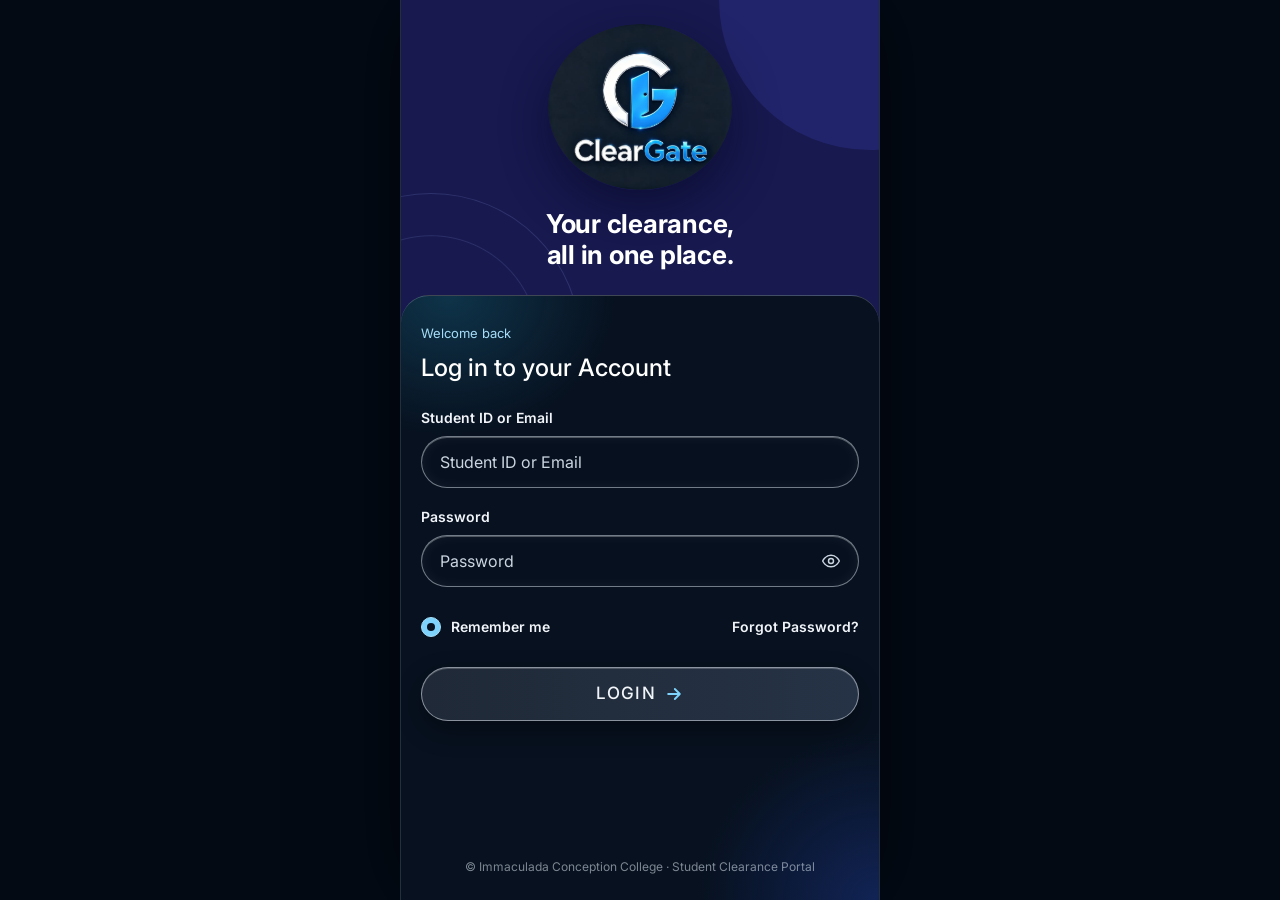
<file: cleargate application mobile/index.html>
<!doctype html>
<html lang="en" class="no-js">
<head>
  <meta charset="utf-8">
  <meta name="viewport" content="width=device-width, initial-scale=1, viewport-fit=cover">
  <title>ClearGate</title>
  <meta name="description" content="ClearGate: track your student clearance across every school office.">
  <meta name="theme-color" content="#07111f">
  <meta name="color-scheme" content="dark">
  <meta name="mobile-web-app-capable" content="yes">
  <meta name="apple-mobile-web-app-capable" content="yes">
  <meta name="apple-mobile-web-app-title" content="ClearGate">
  <meta name="apple-mobile-web-app-status-bar-style" content="black-translucent">
  <link rel="manifest" href="manifest.webmanifest">
  <link rel="icon" type="image/png" sizes="32x32" href="assets/img/favicon-32.png">
  <link rel="apple-touch-icon" href="assets/img/apple-touch-icon.png">
  <link rel="preconnect" href="https://fonts.googleapis.com">
  <link rel="preconnect" href="https://fonts.gstatic.com" crossorigin>
  <link rel="stylesheet" href="https://fonts.googleapis.com/css2?family=Inter:wght@400;500;600;700&display=swap">
  <link rel="stylesheet" href="assets/css/app.css">
  <script src="assets/js/app.js" defer></script>
</head>
<body>
  <!-- Icon sprite (Lucide-style, 24px grid) -->
  <svg width="0" height="0" style="position:absolute" aria-hidden="true" focusable="false">
    <symbol id="i-home" viewBox="0 0 24 24"><path d="M3 10.5 12 3l9 7.5"/><path d="M5 9.5V21h14V9.5"/><path d="M10 21v-6h4v6"/></symbol>
    <symbol id="i-list" viewBox="0 0 24 24"><rect x="4" y="3" width="16" height="18" rx="2"/><path d="M8 8h8M8 12h8M8 16h5"/></symbol>
    <symbol id="i-activity" viewBox="0 0 24 24"><path d="M3 12h4l3-8 4 16 3-8h4"/></symbol>
    <symbol id="i-user" viewBox="0 0 24 24"><circle cx="12" cy="8" r="4"/><path d="M4 21a8 8 0 0 1 16 0"/></symbol>
    <symbol id="i-bell" viewBox="0 0 24 24"><path d="M6 8a6 6 0 1 1 12 0c0 7 3 9 3 9H3s3-2 3-9"/><path d="M10.3 21a1.94 1.94 0 0 0 3.4 0"/></symbol>
    <symbol id="i-arrow-right" viewBox="0 0 24 24"><path d="M5 12h14M13 6l6 6-6 6"/></symbol>
    <symbol id="i-arrow-left" viewBox="0 0 24 24"><path d="M19 12H5M11 6l-6 6 6 6"/></symbol>
    <symbol id="i-chevron" viewBox="0 0 24 24"><path d="m9 6 6 6-6 6"/></symbol>
    <symbol id="i-x" viewBox="0 0 24 24"><path d="M18 6 6 18M6 6l12 12"/></symbol>
    <symbol id="i-eye" viewBox="0 0 24 24"><path d="M2 12s3.5-7 10-7 10 7 10 7-3.5 7-10 7S2 12 2 12Z"/><circle cx="12" cy="12" r="3"/></symbol>
    <symbol id="i-eye-off" viewBox="0 0 24 24"><path d="M9.9 4.2A10 10 0 0 1 12 4c6.5 0 10 8 10 8a17 17 0 0 1-2.2 3.2M6.6 6.6C3.6 8.5 2 12 2 12s3.5 8 10 8a9.7 9.7 0 0 0 5.4-1.6"/><path d="M9.9 9.9a3 3 0 0 0 4.2 4.2M2 2l20 20"/></symbol>
    <symbol id="i-check" viewBox="0 0 24 24"><path d="M20 6 9 17l-5-5"/></symbol>
    <symbol id="i-check-circle" viewBox="0 0 24 24"><circle cx="12" cy="12" r="9"/><path d="m8.5 12 2.5 2.5 4.5-5"/></symbol>
    <symbol id="i-clock" viewBox="0 0 24 24"><circle cx="12" cy="12" r="9"/><path d="M12 7v5l3 2"/></symbol>
    <symbol id="i-alert" viewBox="0 0 24 24"><circle cx="12" cy="12" r="9"/><path d="M12 8v4M12 16h.01"/></symbol>
    <symbol id="i-book" viewBox="0 0 24 24"><path d="M4 19.5V5a2 2 0 0 1 2-2h14v16H6.5a2.5 2.5 0 0 0 0 5H20"/></symbol>
    <symbol id="i-wallet" viewBox="0 0 24 24"><rect x="3" y="6" width="18" height="14" rx="2"/><path d="M3 10h18M16 15h2"/></symbol>
    <symbol id="i-file" viewBox="0 0 24 24"><path d="M14 3H6a2 2 0 0 0-2 2v14a2 2 0 0 0 2 2h12a2 2 0 0 0 2-2V9z"/><path d="M14 3v6h6M9 14h6M9 18h4"/></symbol>
    <symbol id="i-heart" viewBox="0 0 24 24"><path d="M19 14c1.5-1.5 3-3.2 3-5.5A5.5 5.5 0 0 0 12 5.5 5.5 5.5 0 0 0 2 8.5c0 2.3 1.5 4 3 5.5l7 7z"/></symbol>
    <symbol id="i-cap" viewBox="0 0 24 24"><path d="M22 10 12 5 2 10l10 5z"/><path d="M6 12v5c3 2 9 2 12 0v-5"/></symbol>
    <symbol id="i-box" viewBox="0 0 24 24"><path d="M21 8 12 3 3 8v8l9 5 9-5z"/><path d="m3 8 9 5 9-5M12 13v8"/></symbol>
    <symbol id="i-mail" viewBox="0 0 24 24"><rect x="3" y="5" width="18" height="14" rx="2"/><path d="m3 7 9 6 9-6"/></symbol>
    <symbol id="i-download" viewBox="0 0 24 24"><path d="M12 3v12M7 10l5 5 5-5M5 21h14"/></symbol>
    <symbol id="i-logout" viewBox="0 0 24 24"><path d="M9 21H5a2 2 0 0 1-2-2V5a2 2 0 0 1 2-2h4M16 17l5-5-5-5M21 12H9"/></symbol>
    <symbol id="i-sparkle" viewBox="0 0 24 24"><path d="M12 3v4M12 17v4M3 12h4M17 12h4M6 6l2.5 2.5M15.5 15.5 18 18M6 18l2.5-2.5M15.5 8.5 18 6"/></symbol>
    <symbol id="i-copy" viewBox="0 0 24 24"><rect x="9" y="9" width="12" height="12" rx="2"/><path d="M5 15H4a1 1 0 0 1-1-1V4a1 1 0 0 1 1-1h10a1 1 0 0 1 1 1v1"/></symbol>
  </svg>

  <noscript><p class="noscript">ClearGate needs JavaScript to run. Please enable it and reload.</p></noscript>

  <div class="app app--auth" id="app">

    <!-- ===================== LOGIN ===================== -->
    <section class="auth screen" data-screen="login" aria-labelledby="login-title" hidden>
      <header class="auth-hero">
        <img class="auth-hero__logo" src="assets/img/logo.png" width="424" height="382" alt="ClearGate">
        <p class="auth-hero__title">Your clearance,<br>all in one place.</p>
      </header>
      <div class="auth-panel">
        <p class="auth-eyebrow">Welcome back</p>
        <h1 class="auth-title" id="login-title" tabindex="-1">Log in to your Account</h1>
        <form class="auth-form" data-form="login" novalidate>
          <p class="auth-note" data-demo-note hidden></p>
          <div class="field">
            <label class="field__label" for="login-id">Student ID or Email</label>
            <input class="field__control" id="login-id" name="username" type="text" autocomplete="username" autocapitalize="none" spellcheck="false" placeholder="Student ID or Email" required>
          </div>
          <div class="field">
            <label class="field__label" for="login-password">Password</label>
            <div class="field__wrap">
              <input class="field__control field__control--toggle" id="login-password" name="password" type="password" autocomplete="current-password" placeholder="Password" required>
              <button class="field__toggle" type="button" data-password-toggle="login-password" aria-pressed="false" aria-label="Show password">
                <svg class="icon icon-eye" aria-hidden="true"><use href="#i-eye"/></svg>
                <svg class="icon icon-eye-off" aria-hidden="true"><use href="#i-eye-off"/></svg>
              </button>
            </div>
          </div>
          <p class="field__error" data-error role="alert" hidden></p>
          <div class="form-row">
            <label class="check">
              <input class="check__input" type="checkbox" name="remember" checked>
              Remember me
            </label>
            <a class="link-quiet" href="#forgot">Forgot Password?</a>
          </div>
          <button class="btn-glass" type="submit">
            LOGIN
            <svg class="icon" aria-hidden="true"><use href="#i-arrow-right"/></svg>
          </button>
        </form>
        <p class="auth-foot" data-school>© Immaculada Conception College · Student Clearance Portal</p>
      </div>
    </section>

    <!-- ===================== FORGOT PASSWORD ===================== -->
    <section class="auth screen" data-screen="forgot" aria-labelledby="forgot-title" hidden>
      <header class="auth-hero auth-hero--compact">
        <img class="auth-hero__logo" src="assets/img/logo-mark.png" width="56" height="56" alt="">
        <span>
          <strong class="auth-hero__brand-name">ClearGate</strong>
          <span class="auth-hero__brand-tag">Student Clearance Portal</span>
        </span>
        <a class="back-btn" href="#login" aria-label="Back to login">
          <svg class="icon" aria-hidden="true"><use href="#i-arrow-left"/></svg>
        </a>
      </header>
      <div class="auth-panel">
        <h1 class="auth-title" id="forgot-title" tabindex="-1">Forgot Password</h1>
        <p class="auth-lead">Enter your registered email address to reset your password.</p>
        <form class="auth-form" data-form="forgot" novalidate>
          <div class="field">
            <label class="field__label" for="forgot-email">Email</label>
            <input class="field__control" id="forgot-email" name="email" type="email" inputmode="email" autocomplete="email" autocapitalize="none" spellcheck="false" placeholder="name@school.edu" required>
          </div>
          <p class="field__error" data-error role="alert" hidden></p>
          <button class="btn-glass" type="submit">SEND RESET LINK</button>
          <a class="link-quiet" href="#login" style="justify-self:center">Back to login</a>
        </form>
        <p class="auth-foot" data-school>© Immaculada Conception College · Student Clearance Portal</p>
      </div>
    </section>

    <!-- ===================== RESET PASSWORD ===================== -->
    <section class="auth screen" data-screen="reset" aria-labelledby="reset-title" hidden>
      <header class="auth-hero auth-hero--compact">
        <img class="auth-hero__logo" src="assets/img/logo-mark.png" width="56" height="56" alt="">
        <span>
          <strong class="auth-hero__brand-name">ClearGate</strong>
          <span class="auth-hero__brand-tag">Student Clearance Portal</span>
        </span>
        <a class="back-btn" href="#forgot" aria-label="Back">
          <svg class="icon" aria-hidden="true"><use href="#i-arrow-left"/></svg>
        </a>
      </header>
      <div class="auth-panel">
        <h1 class="auth-title" id="reset-title" tabindex="-1">Reset Password</h1>
        <p class="auth-lead">Create a new password for your account.</p>
        <form class="auth-form" data-form="reset" novalidate>
          <div class="field">
            <label class="field__label" for="new-password">New Password</label>
            <div class="field__wrap">
              <input class="field__control field__control--toggle" id="new-password" name="new-password" type="password" autocomplete="new-password" minlength="8" placeholder="New password" aria-describedby="new-password-hint" required>
              <button class="field__toggle" type="button" data-password-toggle="new-password" aria-pressed="false" aria-label="Show password">
                <svg class="icon icon-eye" aria-hidden="true"><use href="#i-eye"/></svg>
                <svg class="icon icon-eye-off" aria-hidden="true"><use href="#i-eye-off"/></svg>
              </button>
            </div>
            <p class="field__hint" id="new-password-hint">At least 8 characters.</p>
          </div>
          <div class="field">
            <label class="field__label" for="confirm-password">Confirm Password</label>
            <div class="field__wrap">
              <input class="field__control field__control--toggle" id="confirm-password" name="confirm-password" type="password" autocomplete="new-password" placeholder="Confirm password" required>
              <button class="field__toggle" type="button" data-password-toggle="confirm-password" aria-pressed="false" aria-label="Show password">
                <svg class="icon icon-eye" aria-hidden="true"><use href="#i-eye"/></svg>
                <svg class="icon icon-eye-off" aria-hidden="true"><use href="#i-eye-off"/></svg>
              </button>
            </div>
          </div>
          <p class="field__error" data-error role="alert" hidden></p>
          <button class="btn-glass" type="submit">RESET PASSWORD</button>
        </form>
        <p class="auth-foot" data-school>© Immaculada Conception College · Student Clearance Portal</p>
      </div>
    </section>

    <!-- ===================== RESET SUCCESS ===================== -->
    <section class="auth screen" data-screen="done" aria-labelledby="done-title" hidden>
      <header class="auth-hero auth-hero--compact">
        <img class="auth-hero__logo" src="assets/img/logo-mark.png" width="56" height="56" alt="">
        <span>
          <strong class="auth-hero__brand-name">ClearGate</strong>
          <span class="auth-hero__brand-tag">Student Clearance Portal</span>
        </span>
        <span></span>
      </header>
      <div class="auth-panel">
        <div class="done-badge" aria-hidden="true">
          <svg class="icon"><use href="#i-check"/></svg>
        </div>
        <h1 class="auth-title" id="done-title" tabindex="-1" style="text-align:center">Password reset</h1>
        <p class="done-text">Your password has been reset successfully. You can now log in with your new password.</p>
        <div class="auth-form">
          <a class="btn-glass" href="#login">
            BACK TO LOGIN
            <svg class="icon" aria-hidden="true"><use href="#i-arrow-right"/></svg>
          </a>
        </div>
        <p class="auth-foot" data-school>© Immaculada Conception College · Student Clearance Portal</p>
      </div>
    </section>

    <!-- ===================== SIGNED-IN SHELL ===================== -->
    <div class="shell" data-shell hidden>
      <header class="appbar">
        <a class="appbar__brand" href="#home" aria-label="ClearGate home">
          <img class="appbar__mark" src="assets/img/logo-mark.png" width="36" height="36" alt="">
          <span>
            <span class="appbar__eyebrow">Student Portal</span>
            <span class="appbar__name">ClearGate</span>
          </span>
        </a>
        <button class="icon-btn" type="button" data-open-notifications aria-label="Notifications, 2 unread">
          <svg class="icon" aria-hidden="true"><use href="#i-bell"/></svg>
          <span class="icon-btn__dot" aria-hidden="true"></span>
        </button>
        <a class="avatar" href="#profile" aria-label="Your profile">AT</a>
      </header>

      <main class="content" id="content" tabindex="-1"></main>

      <nav class="tabbar" aria-label="Main">
        <ul class="tabbar__list" role="list">
          <li>
            <a class="tab" href="#home" data-tab="home">
              <span class="tab__icon"><svg class="icon" aria-hidden="true"><use href="#i-home"/></svg></span>
              Home
            </a>
          </li>
          <li>
            <a class="tab" href="#requirements" data-tab="requirements">
              <span class="tab__icon">
                <svg class="icon" aria-hidden="true"><use href="#i-list"/></svg>
                <span class="tab__count" data-todo-count></span>
              </span>
              Requirements
            </a>
          </li>
          <li>
            <a class="tab" href="#status" data-tab="status">
              <span class="tab__icon"><svg class="icon" aria-hidden="true"><use href="#i-activity"/></svg></span>
              Status
            </a>
          </li>
          <li>
            <a class="tab" href="#profile" data-tab="profile">
              <span class="tab__icon"><svg class="icon" aria-hidden="true"><use href="#i-user"/></svg></span>
              Profile
            </a>
          </li>
        </ul>
      </nav>
    </div>

    <!-- Bottom sheet (office details / notifications) -->
    <dialog class="sheet" id="sheet" aria-labelledby="sheet-title">
      <div class="sheet__handle" aria-hidden="true"></div>
      <div class="sheet__head">
        <h2 class="sheet__title" id="sheet-title"></h2>
        <button class="sheet__close" type="button" data-sheet-close aria-label="Close">
          <svg class="icon" aria-hidden="true"><use href="#i-x"/></svg>
        </button>
      </div>
      <div class="sheet__body" id="sheet-body"></div>
    </dialog>

    <div class="toast" id="toast" role="status" aria-live="polite"></div>
  </div>
</body>
</html>
</file>
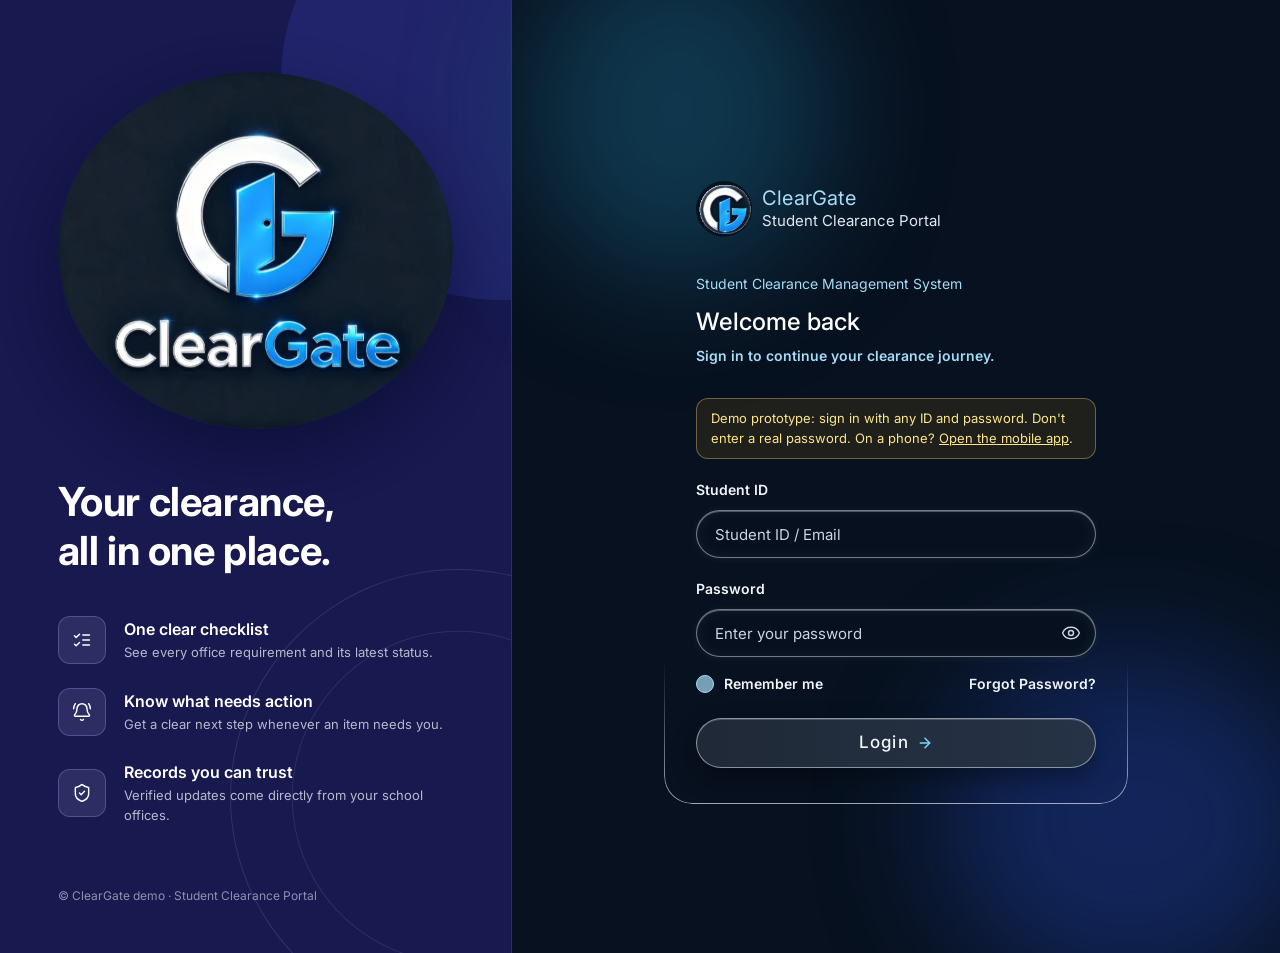
<file: cleargate-website/index.html>
<!doctype html>
<html lang="en" class="no-js">
<head>
  <meta charset="utf-8">
  <meta name="viewport" content="width=device-width, initial-scale=1">
  <title>Sign in · ClearGate Student Clearance Portal</title>
  <meta name="description" content="Sign in to ClearGate, the Student Clearance Management System.">
  <meta name="theme-color" content="#07111f">
  <link rel="icon" type="image/png" href="assets/img/logo-mark.png">
  <link rel="preconnect" href="https://fonts.googleapis.com">
  <link rel="preconnect" href="https://fonts.gstatic.com" crossorigin>
  <link rel="stylesheet" href="https://fonts.googleapis.com/css2?family=Inter:wght@400;500;600;700&display=swap">
  <link rel="stylesheet" href="assets/css/styles.css">
  <script src="assets/js/main.js" defer></script>
</head>
<body>
  <a class="skip-link" href="#main">Skip to sign in</a>

  <div class="auth">
    <section class="auth-brand" aria-labelledby="brand-title">
      <img class="auth-brand__logo" src="assets/img/logo.png" width="424" height="382" alt="ClearGate">
      <h2 class="auth-brand__title" id="brand-title">Your clearance,<br> all in one place.</h2>

      <ul class="feature-list" role="list">
        <li class="feature">
          <span class="feature__icon" aria-hidden="true">
            <svg class="icon" viewBox="0 0 24 24"><path d="m3 17 2 2 4-4"/><path d="m3 7 2 2 4-4"/><path d="M13 6h8"/><path d="M13 12h8"/><path d="M13 18h8"/></svg>
          </span>
          <div>
            <h3 class="feature__title">One clear checklist</h3>
            <p class="feature__text">See every office requirement and its latest status.</p>
          </div>
        </li>
        <li class="feature">
          <span class="feature__icon" aria-hidden="true">
            <svg class="icon" viewBox="0 0 24 24"><path d="M10.268 21a2 2 0 0 0 3.464 0"/><path d="M22 8c0-2.3-.8-4.3-2-6"/><path d="M3.262 15.326A1 1 0 0 0 4 17h16a1 1 0 0 0 .74-1.673C19.41 13.956 18 12.499 18 8A6 6 0 0 0 6 8c0 4.499-1.411 5.956-2.738 7.326"/><path d="M4 2C2.8 3.7 2 5.7 2 8"/></svg>
          </span>
          <div>
            <h3 class="feature__title">Know what needs action</h3>
            <p class="feature__text">Get a clear next step whenever an item needs you.</p>
          </div>
        </li>
        <li class="feature">
          <span class="feature__icon" aria-hidden="true">
            <svg class="icon" viewBox="0 0 24 24"><path d="M20 13c0 5-3.5 7.5-7.66 8.95a1 1 0 0 1-.67-.01C7.5 20.5 4 18 4 13V6a1 1 0 0 1 1-1c2 0 4.5-1.2 6.24-2.72a1.17 1.17 0 0 1 1.52 0C14.51 3.81 17 5 19 5a1 1 0 0 1 1 1z"/><path d="m9 12 2 2 4-4"/></svg>
          </span>
          <div>
            <h3 class="feature__title">Records you can trust</h3>
            <p class="feature__text">Verified updates come directly from your school offices.</p>
          </div>
        </li>
      </ul>
    </section>

    <main class="auth-main" id="main">
      <div class="auth-card">
        <div class="brand-lockup">
          <img class="brand-lockup__mark" src="assets/img/logo-mark.png" width="56" height="56" alt="">
          <p>
            <span class="brand-lockup__name">ClearGate</span>
            <span class="brand-lockup__tag">Student Clearance Portal</span>
          </p>
        </div>

        <p class="auth-eyebrow">Student Clearance Management System</p>
        <h1 class="auth-title">Welcome back</h1>
        <p class="auth-lead">Sign in to continue your clearance journey.</p>

        <form class="auth-form" action="dashboard.html" method="post" data-demo-redirect="dashboard.html">
          <p class="demo-note">Demo prototype: sign in with any ID and password. Don't enter a real password. On a phone? <a href="app/" style="color:inherit;text-decoration:underline">Open the mobile app</a>.</p>
          <div class="field">
            <label class="field__label" for="student-id">Student ID</label>
            <input class="field__control" id="student-id" name="student_id" type="text"
                   placeholder="Student ID / Email" autocomplete="username"
                   autocapitalize="none" spellcheck="false" required>
          </div>

          <div class="field">
            <label class="field__label" for="password">Password</label>
            <div class="field__control-wrap">
              <input class="field__control field__control--has-toggle" id="password" name="password"
                     type="password" placeholder="Enter your password"
                     autocomplete="current-password" required>
              <button class="field__toggle" type="button" data-password-toggle aria-controls="password"
                      aria-pressed="false" aria-label="Show password" hidden>
                <svg class="icon icon-eye" viewBox="0 0 24 24" aria-hidden="true"><path d="M2.062 12.348a1 1 0 0 1 0-.696 10.75 10.75 0 0 1 19.876 0 1 1 0 0 1 0 .696 10.75 10.75 0 0 1-19.876 0"/><circle cx="12" cy="12" r="3"/></svg>
                <svg class="icon icon-eye-off" viewBox="0 0 24 24" aria-hidden="true"><path d="M10.733 5.076a10.744 10.744 0 0 1 11.205 6.575 1 1 0 0 1 0 .696 10.747 10.747 0 0 1-1.444 2.49"/><path d="M14.084 14.158a3 3 0 0 1-4.242-4.242"/><path d="M17.479 17.499a10.75 10.75 0 0 1-15.417-5.151 1 1 0 0 1 0-.696 10.75 10.75 0 0 1 4.446-5.143"/><path d="m2 2 20 20"/></svg>
              </button>
            </div>
          </div>

          <div class="form-row">
            <label class="check">
              <input class="check__input" type="checkbox" name="remember" value="1">
              Remember me
            </label>
            <a class="link-quiet" href="forgot-password.html">Forgot Password?</a>
          </div>

          <button class="btn-glass" type="submit">
            Login
            <svg class="icon icon--sm" viewBox="0 0 24 24" aria-hidden="true"><path d="M5 12h14"/><path d="m12 5 7 7-7 7"/></svg>
          </button>
        </form>
      </div>
    </main>

    <footer class="auth-footer">
      <p>&copy; ClearGate demo &middot; Student Clearance Portal</p>
    </footer>
  </div>
</body>
</html>
</file>
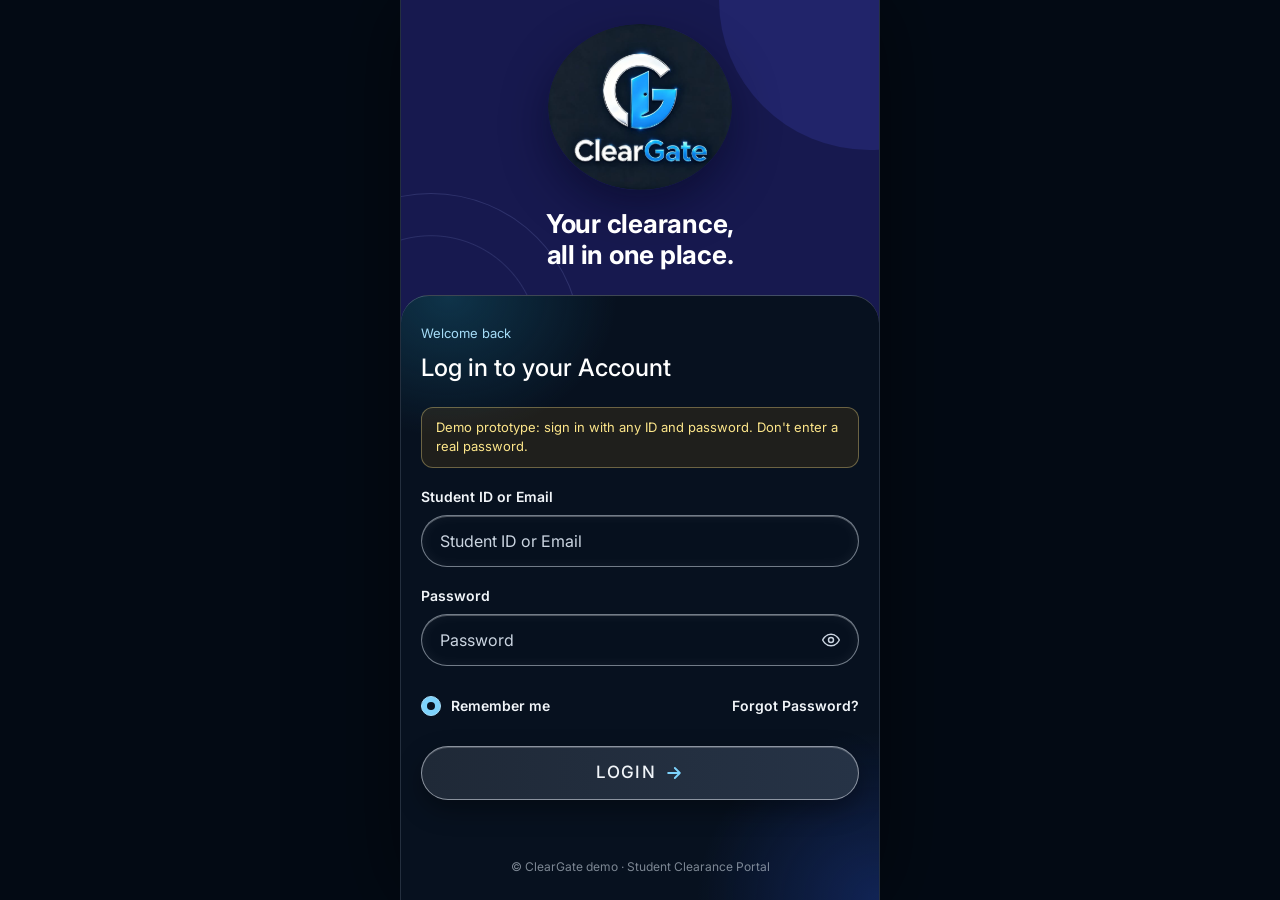
<file: cleargate-website/app/index.html>
<!doctype html>
<html lang="en" class="no-js">
<head>
  <meta charset="utf-8">
  <meta name="viewport" content="width=device-width, initial-scale=1, viewport-fit=cover">
  <title>ClearGate</title>
  <meta name="description" content="ClearGate: track your student clearance across every school office.">
  <meta name="theme-color" content="#07111f">
  <meta name="color-scheme" content="dark">
  <meta name="mobile-web-app-capable" content="yes">
  <meta name="apple-mobile-web-app-capable" content="yes">
  <meta name="apple-mobile-web-app-title" content="ClearGate">
  <meta name="apple-mobile-web-app-status-bar-style" content="black-translucent">
  <link rel="manifest" href="manifest.webmanifest">
  <link rel="icon" type="image/png" sizes="32x32" href="assets/img/favicon-32.png">
  <link rel="apple-touch-icon" href="assets/img/apple-touch-icon.png">
  <link rel="preconnect" href="https://fonts.googleapis.com">
  <link rel="preconnect" href="https://fonts.gstatic.com" crossorigin>
  <link rel="stylesheet" href="https://fonts.googleapis.com/css2?family=Inter:wght@400;500;600;700&display=swap">
  <link rel="stylesheet" href="assets/css/app.css">
  <script src="assets/js/app.js" defer></script>
</head>
<body>
  <!-- Icon sprite (Lucide-style, 24px grid) -->
  <svg width="0" height="0" style="position:absolute" aria-hidden="true" focusable="false">
    <symbol id="i-home" viewBox="0 0 24 24"><path d="M3 10.5 12 3l9 7.5"/><path d="M5 9.5V21h14V9.5"/><path d="M10 21v-6h4v6"/></symbol>
    <symbol id="i-list" viewBox="0 0 24 24"><rect x="4" y="3" width="16" height="18" rx="2"/><path d="M8 8h8M8 12h8M8 16h5"/></symbol>
    <symbol id="i-activity" viewBox="0 0 24 24"><path d="M3 12h4l3-8 4 16 3-8h4"/></symbol>
    <symbol id="i-user" viewBox="0 0 24 24"><circle cx="12" cy="8" r="4"/><path d="M4 21a8 8 0 0 1 16 0"/></symbol>
    <symbol id="i-bell" viewBox="0 0 24 24"><path d="M6 8a6 6 0 1 1 12 0c0 7 3 9 3 9H3s3-2 3-9"/><path d="M10.3 21a1.94 1.94 0 0 0 3.4 0"/></symbol>
    <symbol id="i-arrow-right" viewBox="0 0 24 24"><path d="M5 12h14M13 6l6 6-6 6"/></symbol>
    <symbol id="i-arrow-left" viewBox="0 0 24 24"><path d="M19 12H5M11 6l-6 6 6 6"/></symbol>
    <symbol id="i-chevron" viewBox="0 0 24 24"><path d="m9 6 6 6-6 6"/></symbol>
    <symbol id="i-x" viewBox="0 0 24 24"><path d="M18 6 6 18M6 6l12 12"/></symbol>
    <symbol id="i-eye" viewBox="0 0 24 24"><path d="M2 12s3.5-7 10-7 10 7 10 7-3.5 7-10 7S2 12 2 12Z"/><circle cx="12" cy="12" r="3"/></symbol>
    <symbol id="i-eye-off" viewBox="0 0 24 24"><path d="M9.9 4.2A10 10 0 0 1 12 4c6.5 0 10 8 10 8a17 17 0 0 1-2.2 3.2M6.6 6.6C3.6 8.5 2 12 2 12s3.5 8 10 8a9.7 9.7 0 0 0 5.4-1.6"/><path d="M9.9 9.9a3 3 0 0 0 4.2 4.2M2 2l20 20"/></symbol>
    <symbol id="i-check" viewBox="0 0 24 24"><path d="M20 6 9 17l-5-5"/></symbol>
    <symbol id="i-check-circle" viewBox="0 0 24 24"><circle cx="12" cy="12" r="9"/><path d="m8.5 12 2.5 2.5 4.5-5"/></symbol>
    <symbol id="i-clock" viewBox="0 0 24 24"><circle cx="12" cy="12" r="9"/><path d="M12 7v5l3 2"/></symbol>
    <symbol id="i-alert" viewBox="0 0 24 24"><circle cx="12" cy="12" r="9"/><path d="M12 8v4M12 16h.01"/></symbol>
    <symbol id="i-book" viewBox="0 0 24 24"><path d="M4 19.5V5a2 2 0 0 1 2-2h14v16H6.5a2.5 2.5 0 0 0 0 5H20"/></symbol>
    <symbol id="i-wallet" viewBox="0 0 24 24"><rect x="3" y="6" width="18" height="14" rx="2"/><path d="M3 10h18M16 15h2"/></symbol>
    <symbol id="i-file" viewBox="0 0 24 24"><path d="M14 3H6a2 2 0 0 0-2 2v14a2 2 0 0 0 2 2h12a2 2 0 0 0 2-2V9z"/><path d="M14 3v6h6M9 14h6M9 18h4"/></symbol>
    <symbol id="i-heart" viewBox="0 0 24 24"><path d="M19 14c1.5-1.5 3-3.2 3-5.5A5.5 5.5 0 0 0 12 5.5 5.5 5.5 0 0 0 2 8.5c0 2.3 1.5 4 3 5.5l7 7z"/></symbol>
    <symbol id="i-cap" viewBox="0 0 24 24"><path d="M22 10 12 5 2 10l10 5z"/><path d="M6 12v5c3 2 9 2 12 0v-5"/></symbol>
    <symbol id="i-box" viewBox="0 0 24 24"><path d="M21 8 12 3 3 8v8l9 5 9-5z"/><path d="m3 8 9 5 9-5M12 13v8"/></symbol>
    <symbol id="i-mail" viewBox="0 0 24 24"><rect x="3" y="5" width="18" height="14" rx="2"/><path d="m3 7 9 6 9-6"/></symbol>
    <symbol id="i-download" viewBox="0 0 24 24"><path d="M12 3v12M7 10l5 5 5-5M5 21h14"/></symbol>
    <symbol id="i-logout" viewBox="0 0 24 24"><path d="M9 21H5a2 2 0 0 1-2-2V5a2 2 0 0 1 2-2h4M16 17l5-5-5-5M21 12H9"/></symbol>
    <symbol id="i-sparkle" viewBox="0 0 24 24"><path d="M12 3v4M12 17v4M3 12h4M17 12h4M6 6l2.5 2.5M15.5 15.5 18 18M6 18l2.5-2.5M15.5 8.5 18 6"/></symbol>
    <symbol id="i-copy" viewBox="0 0 24 24"><rect x="9" y="9" width="12" height="12" rx="2"/><path d="M5 15H4a1 1 0 0 1-1-1V4a1 1 0 0 1 1-1h10a1 1 0 0 1 1 1v1"/></symbol>
  </svg>

  <noscript><p class="noscript">ClearGate needs JavaScript to run. Please enable it and reload.</p></noscript>

  <div class="app app--auth" id="app">

    <!-- ===================== LOGIN ===================== -->
    <section class="auth screen" data-screen="login" aria-labelledby="login-title" hidden>
      <header class="auth-hero">
        <img class="auth-hero__logo" src="assets/img/logo.png" width="424" height="382" alt="ClearGate">
        <p class="auth-hero__title">Your clearance,<br>all in one place.</p>
      </header>
      <div class="auth-panel">
        <p class="auth-eyebrow">Welcome back</p>
        <h1 class="auth-title" id="login-title" tabindex="-1">Log in to your Account</h1>
        <form class="auth-form" data-form="login" novalidate>
          <p class="auth-note" data-demo-note>Demo prototype: sign in with any ID and password. Don't enter a real password.</p>
          <div class="field">
            <label class="field__label" for="login-id">Student ID or Email</label>
            <input class="field__control" id="login-id" name="username" type="text" autocomplete="username" autocapitalize="none" spellcheck="false" placeholder="Student ID or Email" required>
          </div>
          <div class="field">
            <label class="field__label" for="login-password">Password</label>
            <div class="field__wrap">
              <input class="field__control field__control--toggle" id="login-password" name="password" type="password" autocomplete="current-password" placeholder="Password" required>
              <button class="field__toggle" type="button" data-password-toggle="login-password" aria-pressed="false" aria-label="Show password">
                <svg class="icon icon-eye" aria-hidden="true"><use href="#i-eye"/></svg>
                <svg class="icon icon-eye-off" aria-hidden="true"><use href="#i-eye-off"/></svg>
              </button>
            </div>
          </div>
          <p class="field__error" data-error role="alert" hidden></p>
          <div class="form-row">
            <label class="check">
              <input class="check__input" type="checkbox" name="remember" checked>
              Remember me
            </label>
            <a class="link-quiet" href="#forgot">Forgot Password?</a>
          </div>
          <button class="btn-glass" type="submit">
            LOGIN
            <svg class="icon" aria-hidden="true"><use href="#i-arrow-right"/></svg>
          </button>
        </form>
        <p class="auth-foot" data-school>© ClearGate demo · Student Clearance Portal</p>
      </div>
    </section>

    <!-- ===================== FORGOT PASSWORD ===================== -->
    <section class="auth screen" data-screen="forgot" aria-labelledby="forgot-title" hidden>
      <header class="auth-hero auth-hero--compact">
        <img class="auth-hero__logo" src="assets/img/logo-mark.png" width="56" height="56" alt="">
        <span>
          <strong class="auth-hero__brand-name">ClearGate</strong>
          <span class="auth-hero__brand-tag">Student Clearance Portal</span>
        </span>
        <a class="back-btn" href="#login" aria-label="Back to login">
          <svg class="icon" aria-hidden="true"><use href="#i-arrow-left"/></svg>
        </a>
      </header>
      <div class="auth-panel">
        <h1 class="auth-title" id="forgot-title" tabindex="-1">Forgot Password</h1>
        <p class="auth-lead">Enter your registered email address to reset your password.</p>
        <form class="auth-form" data-form="forgot" novalidate>
          <div class="field">
            <label class="field__label" for="forgot-email">Email</label>
            <input class="field__control" id="forgot-email" name="email" type="email" inputmode="email" autocomplete="email" autocapitalize="none" spellcheck="false" placeholder="name@school.edu" required>
          </div>
          <p class="field__error" data-error role="alert" hidden></p>
          <button class="btn-glass" type="submit">SEND RESET LINK</button>
          <a class="link-quiet" href="#login" style="justify-self:center">Back to login</a>
        </form>
        <p class="auth-foot" data-school>© ClearGate demo · Student Clearance Portal</p>
      </div>
    </section>

    <!-- ===================== RESET PASSWORD ===================== -->
    <section class="auth screen" data-screen="reset" aria-labelledby="reset-title" hidden>
      <header class="auth-hero auth-hero--compact">
        <img class="auth-hero__logo" src="assets/img/logo-mark.png" width="56" height="56" alt="">
        <span>
          <strong class="auth-hero__brand-name">ClearGate</strong>
          <span class="auth-hero__brand-tag">Student Clearance Portal</span>
        </span>
        <a class="back-btn" href="#forgot" aria-label="Back">
          <svg class="icon" aria-hidden="true"><use href="#i-arrow-left"/></svg>
        </a>
      </header>
      <div class="auth-panel">
        <h1 class="auth-title" id="reset-title" tabindex="-1">Reset Password</h1>
        <p class="auth-lead">Create a new password for your account.</p>
        <form class="auth-form" data-form="reset" novalidate>
          <div class="field">
            <label class="field__label" for="new-password">New Password</label>
            <div class="field__wrap">
              <input class="field__control field__control--toggle" id="new-password" name="new-password" type="password" autocomplete="new-password" minlength="8" placeholder="New password" aria-describedby="new-password-hint" required>
              <button class="field__toggle" type="button" data-password-toggle="new-password" aria-pressed="false" aria-label="Show password">
                <svg class="icon icon-eye" aria-hidden="true"><use href="#i-eye"/></svg>
                <svg class="icon icon-eye-off" aria-hidden="true"><use href="#i-eye-off"/></svg>
              </button>
            </div>
            <p class="field__hint" id="new-password-hint">At least 8 characters.</p>
          </div>
          <div class="field">
            <label class="field__label" for="confirm-password">Confirm Password</label>
            <div class="field__wrap">
              <input class="field__control field__control--toggle" id="confirm-password" name="confirm-password" type="password" autocomplete="new-password" placeholder="Confirm password" required>
              <button class="field__toggle" type="button" data-password-toggle="confirm-password" aria-pressed="false" aria-label="Show password">
                <svg class="icon icon-eye" aria-hidden="true"><use href="#i-eye"/></svg>
                <svg class="icon icon-eye-off" aria-hidden="true"><use href="#i-eye-off"/></svg>
              </button>
            </div>
          </div>
          <p class="field__error" data-error role="alert" hidden></p>
          <button class="btn-glass" type="submit">RESET PASSWORD</button>
        </form>
        <p class="auth-foot" data-school>© ClearGate demo · Student Clearance Portal</p>
      </div>
    </section>

    <!-- ===================== RESET SUCCESS ===================== -->
    <section class="auth screen" data-screen="done" aria-labelledby="done-title" hidden>
      <header class="auth-hero auth-hero--compact">
        <img class="auth-hero__logo" src="assets/img/logo-mark.png" width="56" height="56" alt="">
        <span>
          <strong class="auth-hero__brand-name">ClearGate</strong>
          <span class="auth-hero__brand-tag">Student Clearance Portal</span>
        </span>
        <span></span>
      </header>
      <div class="auth-panel">
        <div class="done-badge" aria-hidden="true">
          <svg class="icon"><use href="#i-check"/></svg>
        </div>
        <h1 class="auth-title" id="done-title" tabindex="-1" style="text-align:center">Password reset</h1>
        <p class="done-text">Your password has been reset successfully. You can now log in with your new password.</p>
        <div class="auth-form">
          <a class="btn-glass" href="#login">
            BACK TO LOGIN
            <svg class="icon" aria-hidden="true"><use href="#i-arrow-right"/></svg>
          </a>
        </div>
        <p class="auth-foot" data-school>© ClearGate demo · Student Clearance Portal</p>
      </div>
    </section>

    <!-- ===================== SIGNED-IN SHELL ===================== -->
    <div class="shell" data-shell hidden>
      <header class="appbar">
        <a class="appbar__brand" href="#home" aria-label="ClearGate home">
          <img class="appbar__mark" src="assets/img/logo-mark.png" width="36" height="36" alt="">
          <span>
            <span class="appbar__eyebrow">Student Portal</span>
            <span class="appbar__name">ClearGate</span>
          </span>
        </a>
        <button class="icon-btn" type="button" data-open-notifications aria-label="Notifications, 2 unread">
          <svg class="icon" aria-hidden="true"><use href="#i-bell"/></svg>
          <span class="icon-btn__dot" aria-hidden="true"></span>
        </button>
        <a class="avatar" href="#profile" aria-label="Your profile">AT</a>
      </header>

      <main class="content" id="content" tabindex="-1"></main>

      <nav class="tabbar" aria-label="Main">
        <ul class="tabbar__list" role="list">
          <li>
            <a class="tab" href="#home" data-tab="home">
              <span class="tab__icon"><svg class="icon" aria-hidden="true"><use href="#i-home"/></svg></span>
              Home
            </a>
          </li>
          <li>
            <a class="tab" href="#requirements" data-tab="requirements">
              <span class="tab__icon">
                <svg class="icon" aria-hidden="true"><use href="#i-list"/></svg>
                <span class="tab__count" data-todo-count></span>
              </span>
              Requirements
            </a>
          </li>
          <li>
            <a class="tab" href="#status" data-tab="status">
              <span class="tab__icon"><svg class="icon" aria-hidden="true"><use href="#i-activity"/></svg></span>
              Status
            </a>
          </li>
          <li>
            <a class="tab" href="#profile" data-tab="profile">
              <span class="tab__icon"><svg class="icon" aria-hidden="true"><use href="#i-user"/></svg></span>
              Profile
            </a>
          </li>
        </ul>
      </nav>
    </div>

    <!-- Bottom sheet (office details / notifications) -->
    <dialog class="sheet" id="sheet" aria-labelledby="sheet-title">
      <div class="sheet__handle" aria-hidden="true"></div>
      <div class="sheet__head">
        <h2 class="sheet__title" id="sheet-title"></h2>
        <button class="sheet__close" type="button" data-sheet-close aria-label="Close">
          <svg class="icon" aria-hidden="true"><use href="#i-x"/></svg>
        </button>
      </div>
      <div class="sheet__body" id="sheet-body"></div>
    </dialog>

    <div class="toast" id="toast" role="status" aria-live="polite"></div>
  </div>
</body>
</html>
</file>
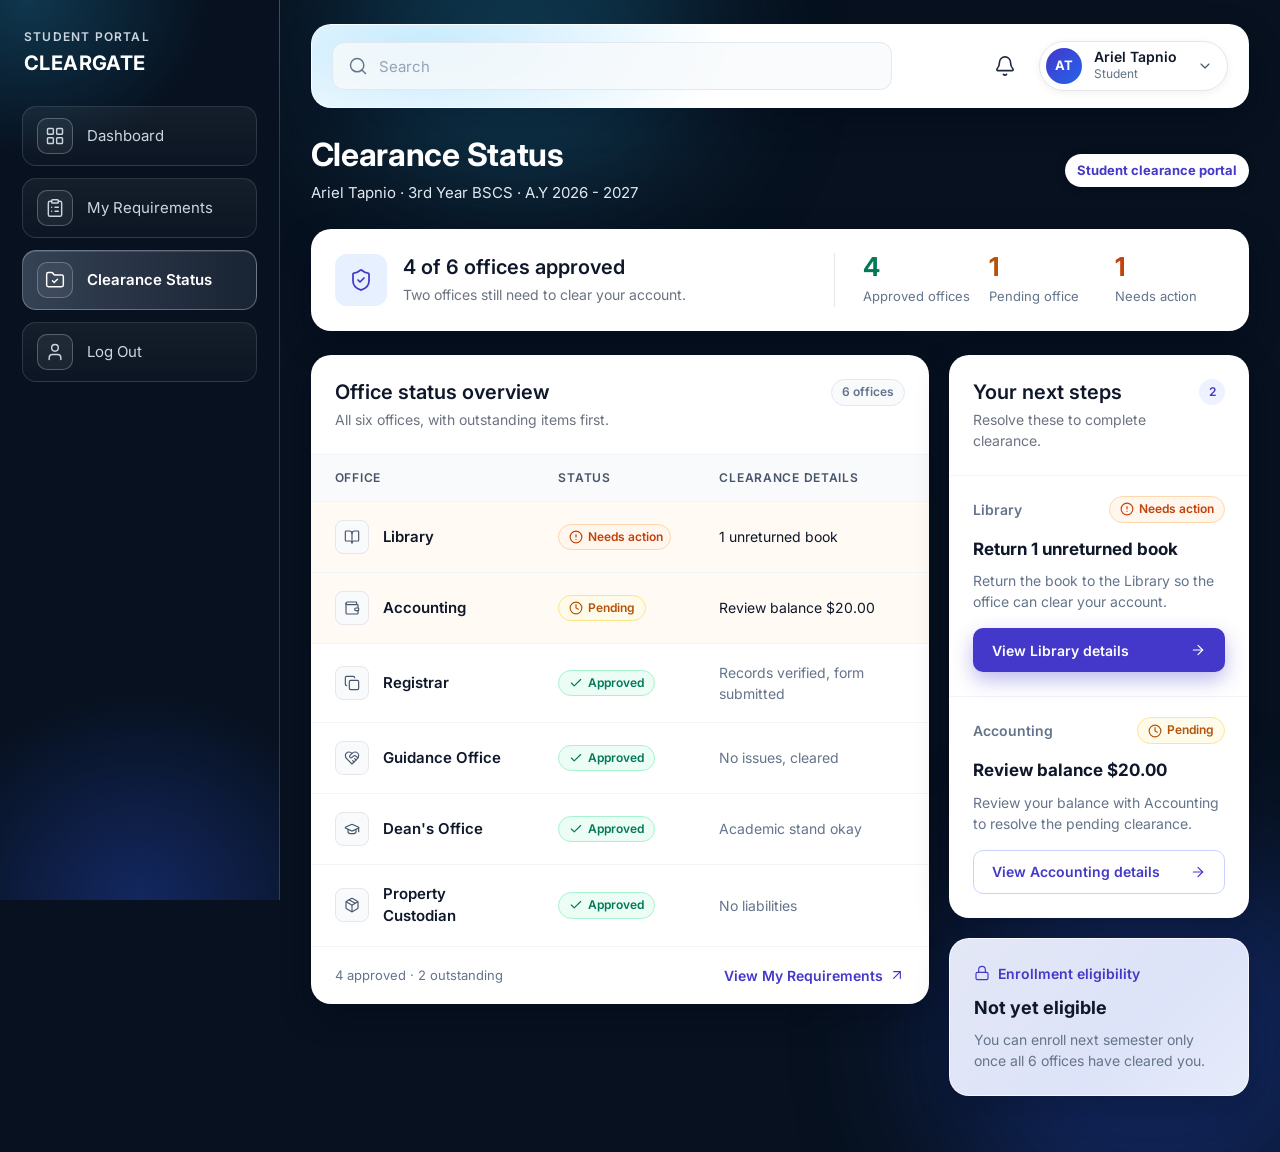
<file: cleargate-website/clearance-status.html>
<!doctype html>
<html lang="en" class="no-js">
<head>
  <meta charset="utf-8">
  <meta name="viewport" content="width=device-width, initial-scale=1">
  <title>Clearance Status · ClearGate Student Clearance Portal</title>
  <meta name="description" content="Approval status from all six offices and the steps left to complete your clearance.">
  <meta name="theme-color" content="#07111f">
  <link rel="icon" type="image/png" href="assets/img/logo-mark.png">
  <link rel="preconnect" href="https://fonts.googleapis.com">
  <link rel="preconnect" href="https://fonts.gstatic.com" crossorigin>
  <link rel="stylesheet" href="https://fonts.googleapis.com/css2?family=Inter:wght@400;500;600;700&display=swap">
  <link rel="stylesheet" href="assets/css/styles.css">
  <script src="assets/js/main.js" defer></script>
</head>
<body>
  <a class="skip-link" href="#main">Skip to main content</a>

  <div class="app">
    <aside class="sidebar" id="sidebar" aria-label="Sidebar">
      <div class="sidebar__top">
        <a class="sidebar__brand" href="dashboard.html">
          <span class="sidebar__eyebrow">Student Portal</span>
          <span class="sidebar__name">CLEARGATE</span>
        </a>
        <button class="sidebar__close" type="button" data-nav-close aria-label="Close menu">
          <svg class="icon" viewBox="0 0 24 24" aria-hidden="true"><path d="M18 6 6 18"/><path d="m6 6 12 12"/></svg>
        </button>
      </div>

      <nav aria-label="Main">
        <ul class="nav" role="list">
          <li>
            <a class="nav-link" href="dashboard.html">
              <span class="nav-link__icon" aria-hidden="true">
                <svg class="icon" viewBox="0 0 24 24"><rect width="7" height="7" x="3" y="3" rx="1"/><rect width="7" height="7" x="14" y="3" rx="1"/><rect width="7" height="7" x="14" y="14" rx="1"/><rect width="7" height="7" x="3" y="14" rx="1"/></svg>
              </span>
              Dashboard
            </a>
          </li>
          <li>
            <a class="nav-link" href="requirements.html">
              <span class="nav-link__icon" aria-hidden="true">
                <svg class="icon" viewBox="0 0 24 24"><rect width="8" height="4" x="8" y="2" rx="1"/><path d="M16 4h2a2 2 0 0 1 2 2v14a2 2 0 0 1-2 2H6a2 2 0 0 1-2-2V6a2 2 0 0 1 2-2h2"/><path d="M12 11h4"/><path d="M12 16h4"/><path d="M8 11h.01"/><path d="M8 16h.01"/></svg>
              </span>
              My Requirements
            </a>
          </li>
          <li>
            <a class="nav-link" href="clearance-status.html" aria-current="page">
              <span class="nav-link__icon" aria-hidden="true">
                <svg class="icon" viewBox="0 0 24 24"><path d="M20 20a2 2 0 0 0 2-2V8a2 2 0 0 0-2-2h-7.9a2 2 0 0 1-1.69-.9L9.6 3.9A2 2 0 0 0 7.93 3H4a2 2 0 0 0-2 2v13a2 2 0 0 0 2 2Z"/><path d="m9 13 2 2 4-4"/></svg>
              </span>
              Clearance Status
            </a>
          </li>
          <li>
            <a class="nav-link" href="index.html">
              <span class="nav-link__icon" aria-hidden="true">
                <svg class="icon" viewBox="0 0 24 24"><path d="M19 21v-2a4 4 0 0 0-4-4H9a4 4 0 0 0-4 4v2"/><circle cx="12" cy="7" r="4"/></svg>
              </span>
              Log Out
            </a>
          </li>
        </ul>
      </nav>
    </aside>
    <div class="sidebar-backdrop" data-nav-close aria-hidden="true"></div>

    <div class="main">
      <div class="container">
        <header class="topbar">
          <button class="menu-toggle" type="button" data-nav-toggle aria-controls="sidebar" aria-expanded="false" aria-label="Open menu">
            <svg class="icon" viewBox="0 0 24 24" aria-hidden="true"><path d="M4 6h16"/><path d="M4 12h16"/><path d="M4 18h16"/></svg>
          </button>

          <form class="search" role="search" action="requirements.html" method="get">
            <label class="visually-hidden" for="search">Search requirements and offices</label>
            <svg class="icon search__icon" viewBox="0 0 24 24" aria-hidden="true"><circle cx="11" cy="11" r="8"/><path d="m21 21-4.3-4.3"/></svg>
            <input class="search__input" id="search" name="q" type="search" placeholder="Search" autocomplete="off">
          </form>

          <div class="topbar__actions">
            <button class="icon-btn" type="button" aria-label="Notifications">
              <svg class="icon" viewBox="0 0 24 24" aria-hidden="true"><path d="M10.268 21a2 2 0 0 0 3.464 0"/><path d="M3.262 15.326A1 1 0 0 0 4 17h16a1 1 0 0 0 .74-1.673C19.41 13.956 18 12.499 18 8A6 6 0 0 0 6 8c0 4.499-1.411 5.956-2.738 7.326"/></svg>
            </button>

            <details class="user-menu">
              <summary class="user-chip" aria-label="Account menu for Ariel Tapnio">
                <span class="user-chip__avatar user-chip__avatar--initials" aria-hidden="true">AT</span>
                <span class="user-chip__text">
                  <span class="user-chip__name">Ariel Tapnio</span>
                  <span class="user-chip__role">Student</span>
                </span>
                <svg class="icon icon--sm user-chip__chevron" viewBox="0 0 24 24" aria-hidden="true"><path d="m6 9 6 6 6-6"/></svg>
              </summary>
              <div class="user-menu__panel">
                <a class="user-menu__item" href="clearance-status.html">
                  <svg class="icon icon--sm" viewBox="0 0 24 24" aria-hidden="true"><path d="M19 21v-2a4 4 0 0 0-4-4H9a4 4 0 0 0-4 4v2"/><circle cx="12" cy="7" r="4"/></svg>
                  My clearance
                </a>
                <a class="user-menu__item" href="index.html">
                  <svg class="icon icon--sm" viewBox="0 0 24 24" aria-hidden="true"><path d="M9 21H5a2 2 0 0 1-2-2V5a2 2 0 0 1 2-2h4"/><path d="m16 17 5-5-5-5"/><path d="M21 12H9"/></svg>
                  Log out
                </a>
              </div>
            </details>
          </div>
        </header>

        <main id="main">
          <div class="page-head">
            <div>
              <h1 class="page-title">Clearance Status</h1>
              <p class="page-subtitle">Ariel Tapnio &middot; 3rd Year BSCS &middot; A.Y 2026 - 2027</p>
            </div>
            <span class="pill">Student clearance portal</span>
          </div>

          <section class="card summary" aria-labelledby="summary-title">
            <div class="summary__main">
              <span class="tile tile--indigo tile--lg"><svg class="icon icon--lg" viewBox="0 0 24 24" aria-hidden="true"><path d="M20 13c0 5-3.5 7.5-7.66 8.95a1 1 0 0 1-.67-.01C7.5 20.5 4 18 4 13V6a1 1 0 0 1 1-1c2 0 4.5-1.2 6.24-2.72a1.17 1.17 0 0 1 1.52 0C14.51 3.81 17 5 19 5a1 1 0 0 1 1 1z"/><path d="m9 12 2 2 4-4"/></svg></span>
              <div>
                <h2 class="summary__title" id="summary-title">4 of 6 offices approved</h2>
                <p class="card__text">Two offices still need to clear your account.</p>
              </div>
            </div>
            <ul class="summary__stats" role="list">
              <li>
                <p class="summary__num summary__num--green">4</p>
                <p class="summary__label">Approved offices</p>
              </li>
              <li>
                <p class="summary__num summary__num--amber">1</p>
                <p class="summary__label">Pending office</p>
              </li>
              <li>
                <p class="summary__num summary__num--orange">1</p>
                <p class="summary__label">Needs action</p>
              </li>
            </ul>
          </section>

          <div class="split">
            <section class="card card--flush" aria-labelledby="overview-title">
              <div class="card__head card__head--padded">
                <div>
                  <h2 class="card__title" id="overview-title">Office status overview</h2>
                  <p class="card__text">All six offices, with outstanding items first.</p>
                </div>
                <span class="badge badge--muted">6 offices</span>
              </div>

              <div class="table-wrap">
                <table class="status-table" aria-labelledby="overview-title">
                  <thead>
                    <tr>
                      <th scope="col">Office</th>
                      <th scope="col">Status</th>
                      <th scope="col">Clearance details</th>
                    </tr>
                  </thead>
                  <tbody>
                    <tr id="office-library" class="is-attention">
                      <td><span class="office-cell"><span class="tile tile--neutral tile--sm"><svg class="icon icon--sm" viewBox="0 0 24 24" aria-hidden="true"><path d="M12 7v14"/><path d="M3 18a1 1 0 0 1-1-1V4a1 1 0 0 1 1-1h5a4 4 0 0 1 4 4 4 4 0 0 1 4-4h5a1 1 0 0 1 1 1v13a1 1 0 0 1-1 1h-6a3 3 0 0 0-3 3 3 3 0 0 0-3-3z"/></svg></span>Library</span></td>
                      <td><span class="badge badge--orange"><svg class="icon icon--xs" viewBox="0 0 24 24" aria-hidden="true"><circle cx="12" cy="12" r="10"/><path d="M12 8v4"/><path d="M12 16h.01"/></svg>Needs action</span></td>
                      <td>1 unreturned book</td>
                    </tr>
                    <tr id="office-accounting" class="is-attention">
                      <td><span class="office-cell"><span class="tile tile--neutral tile--sm"><svg class="icon icon--sm" viewBox="0 0 24 24" aria-hidden="true"><path d="M19 7V4a1 1 0 0 0-1-1H5a2 2 0 0 0 0 4h15a1 1 0 0 1 1 1v4h-3a2 2 0 0 0 0 4h3a1 1 0 0 0 1-1v-2a1 1 0 0 0-1-1"/><path d="M3 5v14a2 2 0 0 0 2 2h15a1 1 0 0 0 1-1v-4"/></svg></span>Accounting</span></td>
                      <td><span class="badge badge--pending"><svg class="icon icon--xs" viewBox="0 0 24 24" aria-hidden="true"><circle cx="12" cy="12" r="10"/><path d="M12 6v6l4 2"/></svg>Pending</span></td>
                      <td>Review balance $20.00</td>
                    </tr>
                    <tr id="office-registrar">
                      <td><span class="office-cell"><span class="tile tile--neutral tile--sm"><svg class="icon icon--sm" viewBox="0 0 24 24" aria-hidden="true"><rect width="14" height="14" x="8" y="8" rx="2"/><path d="M4 16c-1.1 0-2-.9-2-2V4c0-1.1.9-2 2-2h10c1.1 0 2 .9 2 2"/></svg></span>Registrar</span></td>
                      <td><span class="badge badge--green"><svg class="icon icon--xs" viewBox="0 0 24 24" aria-hidden="true"><path d="M20 6 9 17l-5-5"/></svg>Approved</span></td>
                      <td>Records verified, form submitted</td>
                    </tr>
                    <tr id="office-guidance">
                      <td><span class="office-cell"><span class="tile tile--neutral tile--sm"><svg class="icon icon--sm" viewBox="0 0 24 24" aria-hidden="true"><path d="M19 14c1.49-1.46 3-3.21 3-5.5A5.5 5.5 0 0 0 16.5 3c-1.76 0-3 .5-4.5 2-1.5-1.5-2.74-2-4.5-2A5.5 5.5 0 0 0 2 8.5c0 2.3 1.5 4.05 3 5.5l7 7Z"/><path d="M12 5 9.04 7.96a2.17 2.17 0 0 0 0 3.08c.82.82 2.13.85 3 .07l2.07-1.9a2.82 2.82 0 0 1 3.79 0l2.96 2.66"/><path d="m18 15-2-2"/><path d="m15 18-2-2"/></svg></span>Guidance Office</span></td>
                      <td><span class="badge badge--green"><svg class="icon icon--xs" viewBox="0 0 24 24" aria-hidden="true"><path d="M20 6 9 17l-5-5"/></svg>Approved</span></td>
                      <td>No issues, cleared</td>
                    </tr>
                    <tr id="office-deans">
                      <td><span class="office-cell"><span class="tile tile--neutral tile--sm"><svg class="icon icon--sm" viewBox="0 0 24 24" aria-hidden="true"><path d="M21.42 10.922a1 1 0 0 0-.019-1.838L12.83 5.18a2 2 0 0 0-1.66 0L2.6 9.08a1 1 0 0 0 0 1.832l8.57 3.908a2 2 0 0 0 1.66 0z"/><path d="M22 10v6"/><path d="M6 12.5V16a6 3 0 0 0 12 0v-3.5"/></svg></span>Dean's Office</span></td>
                      <td><span class="badge badge--green"><svg class="icon icon--xs" viewBox="0 0 24 24" aria-hidden="true"><path d="M20 6 9 17l-5-5"/></svg>Approved</span></td>
                      <td>Academic stand okay</td>
                    </tr>
                    <tr id="office-property">
                      <td><span class="office-cell"><span class="tile tile--neutral tile--sm"><svg class="icon icon--sm" viewBox="0 0 24 24" aria-hidden="true"><path d="M11 21.73a2 2 0 0 0 2 0l7-4A2 2 0 0 0 21 16V8a2 2 0 0 0-1-1.73l-7-4a2 2 0 0 0-2 0l-7 4A2 2 0 0 0 3 8v8a2 2 0 0 0 1 1.73z"/><path d="M12 22V12"/><path d="m3.3 7 7.703 4.734a2 2 0 0 0 1.994 0L20.7 7"/><path d="m7.5 4.27 9 5.15"/></svg></span>Property Custodian</span></td>
                      <td><span class="badge badge--green"><svg class="icon icon--xs" viewBox="0 0 24 24" aria-hidden="true"><path d="M20 6 9 17l-5-5"/></svg>Approved</span></td>
                      <td>No liabilities</td>
                    </tr>
                  </tbody>
                </table>
              </div>

              <div class="card__foot">
                <span>4 approved &middot; 2 outstanding</span>
                <a class="link-accent" href="requirements.html">View My Requirements <svg class="icon icon--sm" viewBox="0 0 24 24" aria-hidden="true"><path d="M7 7h10v10"/><path d="M7 17 17 7"/></svg></a>
              </div>
            </section>

            <aside class="stack" aria-label="Next steps and eligibility">
              <section class="card card--flush" aria-labelledby="steps-title">
                <div class="card__head card__head--padded">
                  <div>
                    <h2 class="card__title" id="steps-title">Your next steps</h2>
                    <p class="card__text">Resolve these to complete clearance.</p>
                  </div>
                  <span class="badge badge--indigo badge--count" aria-label="2 steps">2</span>
                </div>

                <ol class="steps" role="list">
                  <li class="step">
                    <div class="step__meta">
                      <span>Library</span>
                      <span class="badge badge--orange"><svg class="icon icon--xs" viewBox="0 0 24 24" aria-hidden="true"><circle cx="12" cy="12" r="10"/><path d="M12 8v4"/><path d="M12 16h.01"/></svg>Needs action</span>
                    </div>
                    <h3 class="step__title">Return 1 unreturned book</h3>
                    <p class="step__text">Return the book to the Library so the office can clear your account.</p>
                    <a class="btn btn--primary btn--block" href="requirements.html">View Library details <svg class="icon icon--sm" viewBox="0 0 24 24" aria-hidden="true"><path d="M5 12h14"/><path d="m12 5 7 7-7 7"/></svg></a>
                  </li>
                  <li class="step">
                    <div class="step__meta">
                      <span>Accounting</span>
                      <span class="badge badge--pending"><svg class="icon icon--xs" viewBox="0 0 24 24" aria-hidden="true"><circle cx="12" cy="12" r="10"/><path d="M12 6v6l4 2"/></svg>Pending</span>
                    </div>
                    <h3 class="step__title">Review balance $20.00</h3>
                    <p class="step__text">Review your balance with Accounting to resolve the pending clearance.</p>
                    <a class="btn btn--outline btn--block" href="requirements.html">View Accounting details <svg class="icon icon--sm" viewBox="0 0 24 24" aria-hidden="true"><path d="M5 12h14"/><path d="m12 5 7 7-7 7"/></svg></a>
                  </li>
                </ol>
              </section>

              <section class="card eligibility" aria-labelledby="eligibility-title">
                <p class="eligibility__eyebrow"><svg class="icon icon--sm" viewBox="0 0 24 24" aria-hidden="true"><rect width="18" height="11" x="3" y="11" rx="2"/><path d="M7 11V7a5 5 0 0 1 10 0v4"/></svg>Enrollment eligibility</p>
                <h2 class="eligibility__title" id="eligibility-title">Not yet eligible</h2>
                <p class="eligibility__text">You can enroll next semester only once all 6 offices have cleared you.</p>
              </section>
            </aside>
          </div>
        </main>
      </div>
    </div>
  </div>
</body>
</html>
</file>
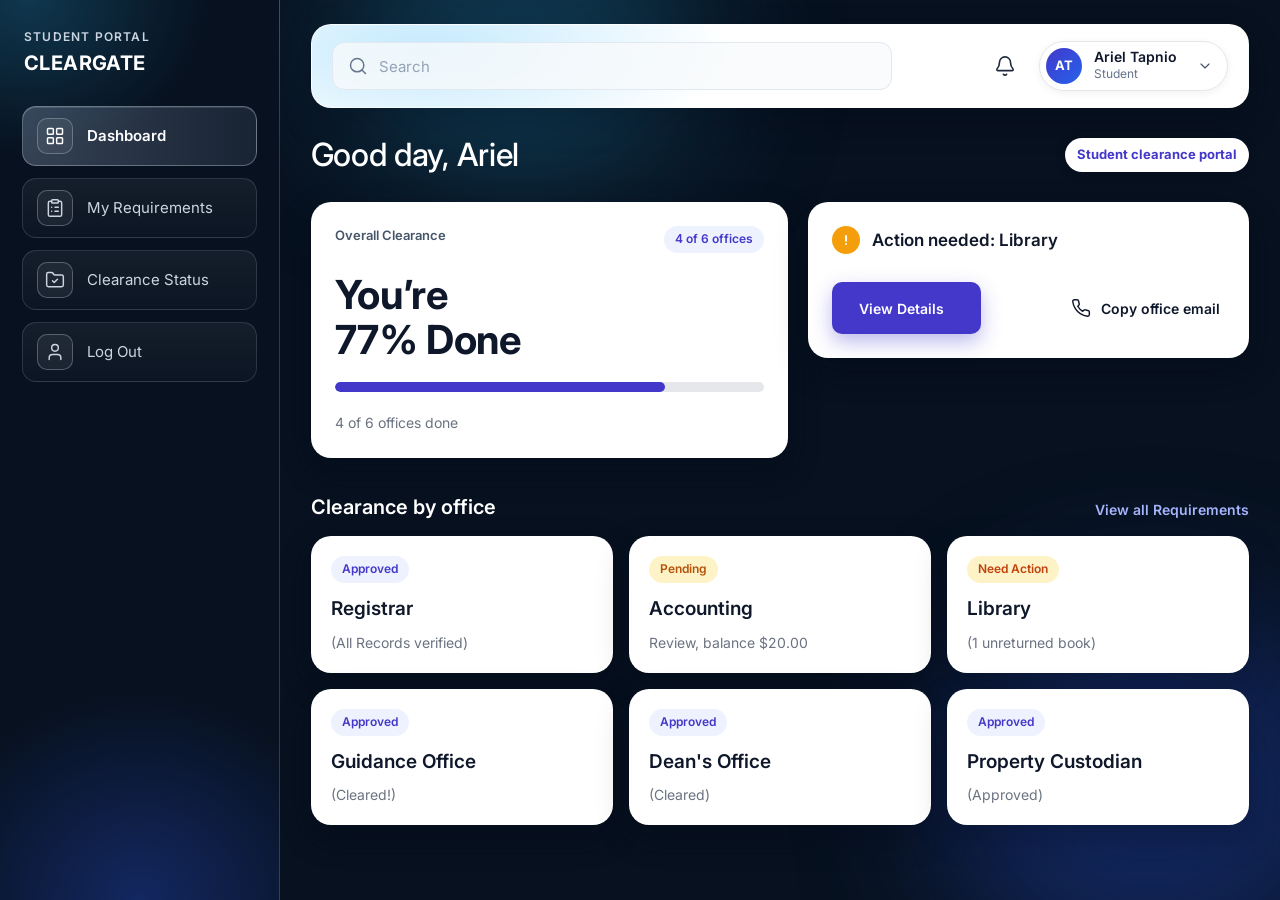
<file: cleargate-website/dashboard.html>
<!doctype html>
<html lang="en" class="no-js">
<head>
  <meta charset="utf-8">
  <meta name="viewport" content="width=device-width, initial-scale=1">
  <title>Dashboard · ClearGate Student Clearance Portal</title>
  <meta name="description" content="Your clearance overview: progress across all offices and what needs your attention.">
  <meta name="theme-color" content="#07111f">
  <link rel="icon" type="image/png" href="assets/img/logo-mark.png">
  <link rel="preconnect" href="https://fonts.googleapis.com">
  <link rel="preconnect" href="https://fonts.gstatic.com" crossorigin>
  <link rel="stylesheet" href="https://fonts.googleapis.com/css2?family=Inter:wght@400;500;600;700&display=swap">
  <link rel="stylesheet" href="assets/css/styles.css">
  <script src="assets/js/main.js" defer></script>
</head>
<body>
  <a class="skip-link" href="#main">Skip to main content</a>

  <div class="app">
    <aside class="sidebar" id="sidebar" aria-label="Sidebar">
      <div class="sidebar__top">
        <a class="sidebar__brand" href="dashboard.html">
          <span class="sidebar__eyebrow">Student Portal</span>
          <span class="sidebar__name">CLEARGATE</span>
        </a>
        <button class="sidebar__close" type="button" data-nav-close aria-label="Close menu">
          <svg class="icon" viewBox="0 0 24 24" aria-hidden="true"><path d="M18 6 6 18"/><path d="m6 6 12 12"/></svg>
        </button>
      </div>

      <nav aria-label="Main">
        <ul class="nav" role="list">
          <li>
            <a class="nav-link" href="dashboard.html" aria-current="page">
              <span class="nav-link__icon" aria-hidden="true">
                <svg class="icon" viewBox="0 0 24 24"><rect width="7" height="7" x="3" y="3" rx="1"/><rect width="7" height="7" x="14" y="3" rx="1"/><rect width="7" height="7" x="14" y="14" rx="1"/><rect width="7" height="7" x="3" y="14" rx="1"/></svg>
              </span>
              Dashboard
            </a>
          </li>
          <li>
            <a class="nav-link" href="requirements.html">
              <span class="nav-link__icon" aria-hidden="true">
                <svg class="icon" viewBox="0 0 24 24"><rect width="8" height="4" x="8" y="2" rx="1"/><path d="M16 4h2a2 2 0 0 1 2 2v14a2 2 0 0 1-2 2H6a2 2 0 0 1-2-2V6a2 2 0 0 1 2-2h2"/><path d="M12 11h4"/><path d="M12 16h4"/><path d="M8 11h.01"/><path d="M8 16h.01"/></svg>
              </span>
              My Requirements
            </a>
          </li>
          <li>
            <a class="nav-link" href="clearance-status.html">
              <span class="nav-link__icon" aria-hidden="true">
                <svg class="icon" viewBox="0 0 24 24"><path d="M20 20a2 2 0 0 0 2-2V8a2 2 0 0 0-2-2h-7.9a2 2 0 0 1-1.69-.9L9.6 3.9A2 2 0 0 0 7.93 3H4a2 2 0 0 0-2 2v13a2 2 0 0 0 2 2Z"/><path d="m9 13 2 2 4-4"/></svg>
              </span>
              Clearance Status
            </a>
          </li>
          <li>
            <a class="nav-link" href="index.html">
              <span class="nav-link__icon" aria-hidden="true">
                <svg class="icon" viewBox="0 0 24 24"><path d="M19 21v-2a4 4 0 0 0-4-4H9a4 4 0 0 0-4 4v2"/><circle cx="12" cy="7" r="4"/></svg>
              </span>
              Log Out
            </a>
          </li>
        </ul>
      </nav>
    </aside>
    <div class="sidebar-backdrop" data-nav-close aria-hidden="true"></div>

    <div class="main">
      <div class="container">
        <header class="topbar">
          <button class="menu-toggle" type="button" data-nav-toggle aria-controls="sidebar" aria-expanded="false" aria-label="Open menu">
            <svg class="icon" viewBox="0 0 24 24" aria-hidden="true"><path d="M4 6h16"/><path d="M4 12h16"/><path d="M4 18h16"/></svg>
          </button>

          <form class="search" role="search" action="requirements.html" method="get">
            <label class="visually-hidden" for="search">Search requirements and offices</label>
            <svg class="icon search__icon" viewBox="0 0 24 24" aria-hidden="true"><circle cx="11" cy="11" r="8"/><path d="m21 21-4.3-4.3"/></svg>
            <input class="search__input" id="search" name="q" type="search" placeholder="Search" autocomplete="off">
          </form>

          <div class="topbar__actions">
            <button class="icon-btn" type="button" aria-label="Notifications">
              <svg class="icon" viewBox="0 0 24 24" aria-hidden="true"><path d="M10.268 21a2 2 0 0 0 3.464 0"/><path d="M3.262 15.326A1 1 0 0 0 4 17h16a1 1 0 0 0 .74-1.673C19.41 13.956 18 12.499 18 8A6 6 0 0 0 6 8c0 4.499-1.411 5.956-2.738 7.326"/></svg>
            </button>

            <details class="user-menu">
              <summary class="user-chip" aria-label="Account menu for Ariel Tapnio">
                <span class="user-chip__avatar user-chip__avatar--initials" aria-hidden="true">AT</span>
                <span class="user-chip__text">
                  <span class="user-chip__name">Ariel Tapnio</span>
                  <span class="user-chip__role">Student</span>
                </span>
                <svg class="icon icon--sm user-chip__chevron" viewBox="0 0 24 24" aria-hidden="true"><path d="m6 9 6 6 6-6"/></svg>
              </summary>
              <div class="user-menu__panel">
                <a class="user-menu__item" href="clearance-status.html">
                  <svg class="icon icon--sm" viewBox="0 0 24 24" aria-hidden="true"><path d="M19 21v-2a4 4 0 0 0-4-4H9a4 4 0 0 0-4 4v2"/><circle cx="12" cy="7" r="4"/></svg>
                  My clearance
                </a>
                <a class="user-menu__item" href="index.html">
                  <svg class="icon icon--sm" viewBox="0 0 24 24" aria-hidden="true"><path d="M9 21H5a2 2 0 0 1-2-2V5a2 2 0 0 1 2-2h4"/><path d="m16 17 5-5-5-5"/><path d="M21 12H9"/></svg>
                  Log out
                </a>
              </div>
            </details>
          </div>
        </header>

        <main id="main">
          <div class="page-head">
            <h1 class="page-title page-title--light">Good day, Ariel</h1>
            <span class="pill">Student clearance portal</span>
          </div>

          <div class="dash-top">
            <section class="card overall" aria-labelledby="overall-title">
              <div class="card__head">
                <h2 class="card__eyebrow" id="overall-title">Overall Clearance</h2>
                <span class="badge badge--indigo">4 of 6 offices</span>
              </div>
              <p class="overall__value">You’re<br>77% Done</p>
              <div class="progress" role="progressbar" aria-label="Overall clearance progress"
                   aria-valuemin="0" aria-valuemax="100" aria-valuenow="77">
                <div class="progress__bar" style="--value: 77%"></div>
              </div>
              <p class="overall__meta">4 of 6 offices done</p>
            </section>

            <section class="card alert-card" aria-labelledby="alert-title">
              <h2 class="alert-card__title" id="alert-title">
                <span class="alert-dot" aria-hidden="true">
                  <svg class="icon icon--sm" viewBox="0 0 24 24" style="stroke-width: 3"><path d="M12 6v7"/><path d="M12 18h.01"/></svg>
                </span>
                Action needed: Library
              </h2>
              <div class="alert-card__actions">
                <a class="btn btn--primary btn--lg" href="clearance-status.html#office-library">
                  View Details<span class="visually-hidden"> for Library</span>
                </a>
                <button class="btn btn--plain" type="button" data-copy-email="library@example.edu">
                  <svg class="icon" viewBox="0 0 24 24" aria-hidden="true"><path d="M22 16.92v3a2 2 0 0 1-2.18 2 19.79 19.79 0 0 1-8.63-3.07 19.5 19.5 0 0 1-6-6 19.79 19.79 0 0 1-3.07-8.67A2 2 0 0 1 4.11 2h3a2 2 0 0 1 2 1.72 12.84 12.84 0 0 0 .7 2.81 2 2 0 0 1-.45 2.11L8.09 9.91a16 16 0 0 0 6 6l1.27-1.27a2 2 0 0 1 2.11-.45 12.84 12.84 0 0 0 2.81.7A2 2 0 0 1 22 16.92z"/></svg>
                  Copy office email</button>
              </div>
            </section>
          </div>

          <section aria-labelledby="offices-title">
            <div class="section-head">
              <h2 class="section-title" id="offices-title">Clearance by office</h2>
              <a class="link-accent" href="requirements.html">View all Requirements</a>
            </div>

            <ul class="office-grid" role="list">
              <li>
                <article class="card office-card">
                  <span class="badge badge--indigo">Approved</span>
                  <h3 class="office-card__name">Registrar</h3>
                  <p class="office-card__detail">(All Records verified)</p>
                </article>
              </li>
              <li>
                <article class="card office-card">
                  <span class="badge badge--amber">Pending</span>
                  <h3 class="office-card__name">Accounting</h3>
                  <p class="office-card__detail">Review, balance $20.00</p>
                </article>
              </li>
              <li>
                <article class="card office-card">
                  <span class="badge badge--action">Need Action</span>
                  <h3 class="office-card__name">Library</h3>
                  <p class="office-card__detail">(1 unreturned book)</p>
                </article>
              </li>
              <li>
                <article class="card office-card">
                  <span class="badge badge--indigo">Approved</span>
                  <h3 class="office-card__name">Guidance Office</h3>
                  <p class="office-card__detail">(Cleared!)</p>
                </article>
              </li>
              <li>
                <article class="card office-card">
                  <span class="badge badge--indigo">Approved</span>
                  <h3 class="office-card__name">Dean's Office</h3>
                  <p class="office-card__detail">(Cleared)</p>
                </article>
              </li>
              <li>
                <article class="card office-card">
                  <span class="badge badge--indigo">Approved</span>
                  <h3 class="office-card__name">Property Custodian</h3>
                  <p class="office-card__detail">(Approved)</p>
                </article>
              </li>
            </ul>
          </section>
        </main>
      </div>
    </div>
  </div>
</body>
</html>
</file>
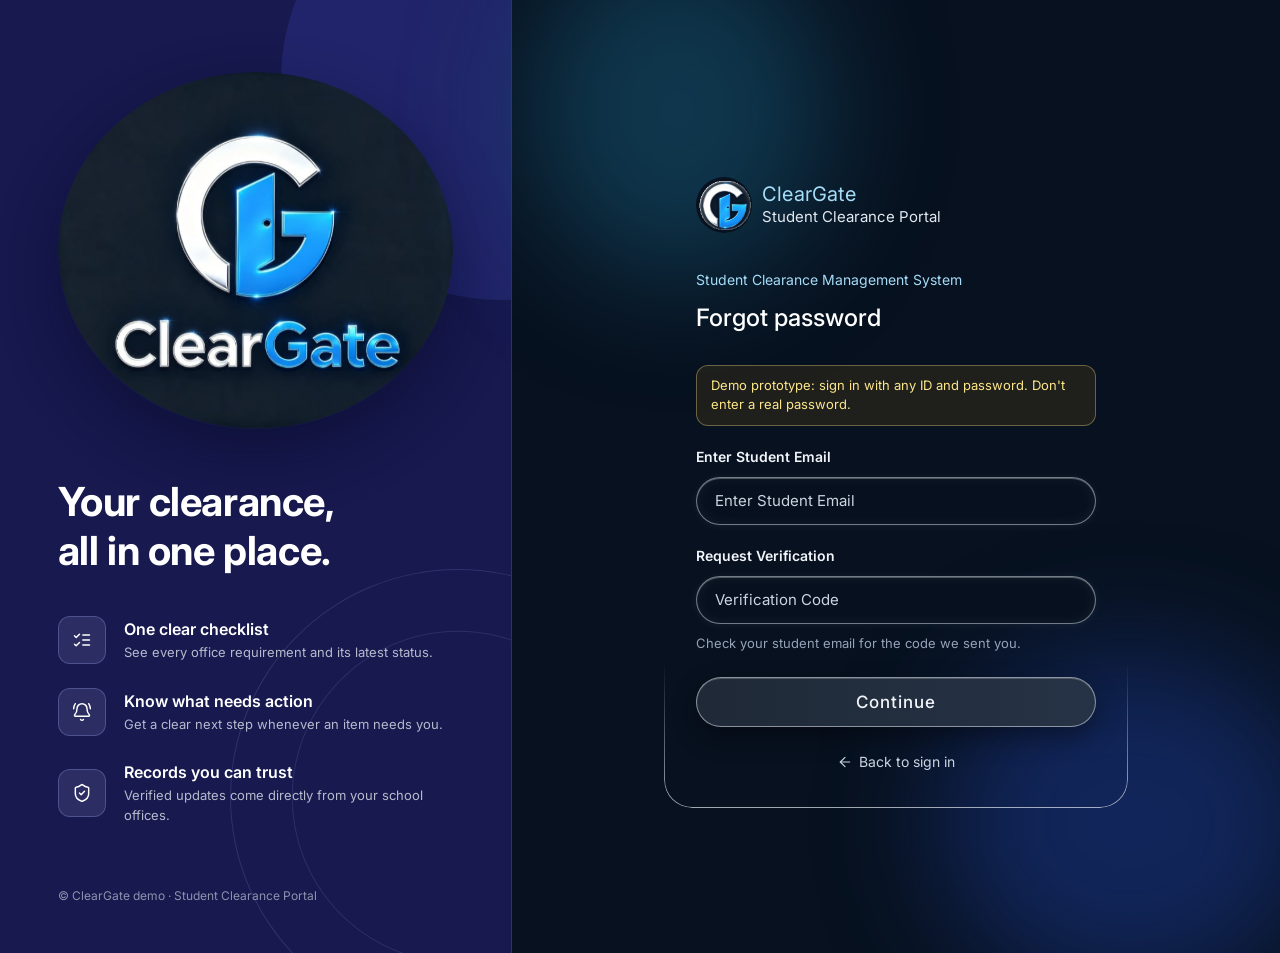
<file: cleargate-website/forgot-password.html>
<!doctype html>
<html lang="en" class="no-js">
<head>
  <meta charset="utf-8">
  <meta name="viewport" content="width=device-width, initial-scale=1">
  <title>Forgot password · ClearGate Student Clearance Portal</title>
  <meta name="description" content="Reset your ClearGate password with a verification code sent to your student email.">
  <meta name="theme-color" content="#07111f">
  <link rel="icon" type="image/png" href="assets/img/logo-mark.png">
  <link rel="preconnect" href="https://fonts.googleapis.com">
  <link rel="preconnect" href="https://fonts.gstatic.com" crossorigin>
  <link rel="stylesheet" href="https://fonts.googleapis.com/css2?family=Inter:wght@400;500;600;700&display=swap">
  <link rel="stylesheet" href="assets/css/styles.css">
  <script src="assets/js/main.js" defer></script>
</head>
<body>
  <a class="skip-link" href="#main">Skip to main content</a>

  <div class="auth">
    <section class="auth-brand" aria-labelledby="brand-title">
      <img class="auth-brand__logo" src="assets/img/logo.png" width="424" height="382" alt="ClearGate">
      <h2 class="auth-brand__title" id="brand-title">Your clearance,<br> all in one place.</h2>

      <ul class="feature-list" role="list">
        <li class="feature">
          <span class="feature__icon" aria-hidden="true">
            <svg class="icon" viewBox="0 0 24 24"><path d="m3 17 2 2 4-4"/><path d="m3 7 2 2 4-4"/><path d="M13 6h8"/><path d="M13 12h8"/><path d="M13 18h8"/></svg>
          </span>
          <div>
            <h3 class="feature__title">One clear checklist</h3>
            <p class="feature__text">See every office requirement and its latest status.</p>
          </div>
        </li>
        <li class="feature">
          <span class="feature__icon" aria-hidden="true">
            <svg class="icon" viewBox="0 0 24 24"><path d="M10.268 21a2 2 0 0 0 3.464 0"/><path d="M22 8c0-2.3-.8-4.3-2-6"/><path d="M3.262 15.326A1 1 0 0 0 4 17h16a1 1 0 0 0 .74-1.673C19.41 13.956 18 12.499 18 8A6 6 0 0 0 6 8c0 4.499-1.411 5.956-2.738 7.326"/><path d="M4 2C2.8 3.7 2 5.7 2 8"/></svg>
          </span>
          <div>
            <h3 class="feature__title">Know what needs action</h3>
            <p class="feature__text">Get a clear next step whenever an item needs you.</p>
          </div>
        </li>
        <li class="feature">
          <span class="feature__icon" aria-hidden="true">
            <svg class="icon" viewBox="0 0 24 24"><path d="M20 13c0 5-3.5 7.5-7.66 8.95a1 1 0 0 1-.67-.01C7.5 20.5 4 18 4 13V6a1 1 0 0 1 1-1c2 0 4.5-1.2 6.24-2.72a1.17 1.17 0 0 1 1.52 0C14.51 3.81 17 5 19 5a1 1 0 0 1 1 1z"/><path d="m9 12 2 2 4-4"/></svg>
          </span>
          <div>
            <h3 class="feature__title">Records you can trust</h3>
            <p class="feature__text">Verified updates come directly from your school offices.</p>
          </div>
        </li>
      </ul>
    </section>

    <main class="auth-main" id="main">
      <div class="auth-card">
        <div class="brand-lockup">
          <img class="brand-lockup__mark" src="assets/img/logo-mark.png" width="56" height="56" alt="">
          <p>
            <span class="brand-lockup__name">ClearGate</span>
            <span class="brand-lockup__tag">Student Clearance Portal</span>
          </p>
        </div>

        <p class="auth-eyebrow">Student Clearance Management System</p>
        <h1 class="auth-title">Forgot password</h1>

        <form class="auth-form" action="reset-password.html" method="post" data-demo-redirect="reset-password.html">
          <p class="demo-note">Demo prototype: sign in with any ID and password. Don't enter a real password.</p>
          <div class="field">
            <label class="field__label" for="email">Enter Student Email</label>
            <input class="field__control" id="email" name="email" type="email"
                   placeholder="Enter Student Email" autocomplete="email"
                   autocapitalize="none" spellcheck="false" required>
          </div>

          <div class="field">
            <label class="field__label" for="code">Request Verification</label>
            <input class="field__control" id="code" name="code" type="text"
                   placeholder="Verification Code" autocomplete="one-time-code"
                   autocapitalize="none" spellcheck="false" required
                   aria-describedby="code-hint">
            <p class="field__hint" id="code-hint">Check your student email for the code we sent you.</p>
          </div>

          <button class="btn-glass" type="submit">Continue</button>
          <a class="auth-back" href="index.html">
            <svg class="icon icon--sm" viewBox="0 0 24 24" aria-hidden="true"><path d="m12 19-7-7 7-7"/><path d="M19 12H5"/></svg>
            Back to sign in
          </a>
        </form>
      </div>
    </main>

    <footer class="auth-footer">
      <p>&copy; ClearGate demo &middot; Student Clearance Portal</p>
    </footer>
  </div>
</body>
</html>
</file>
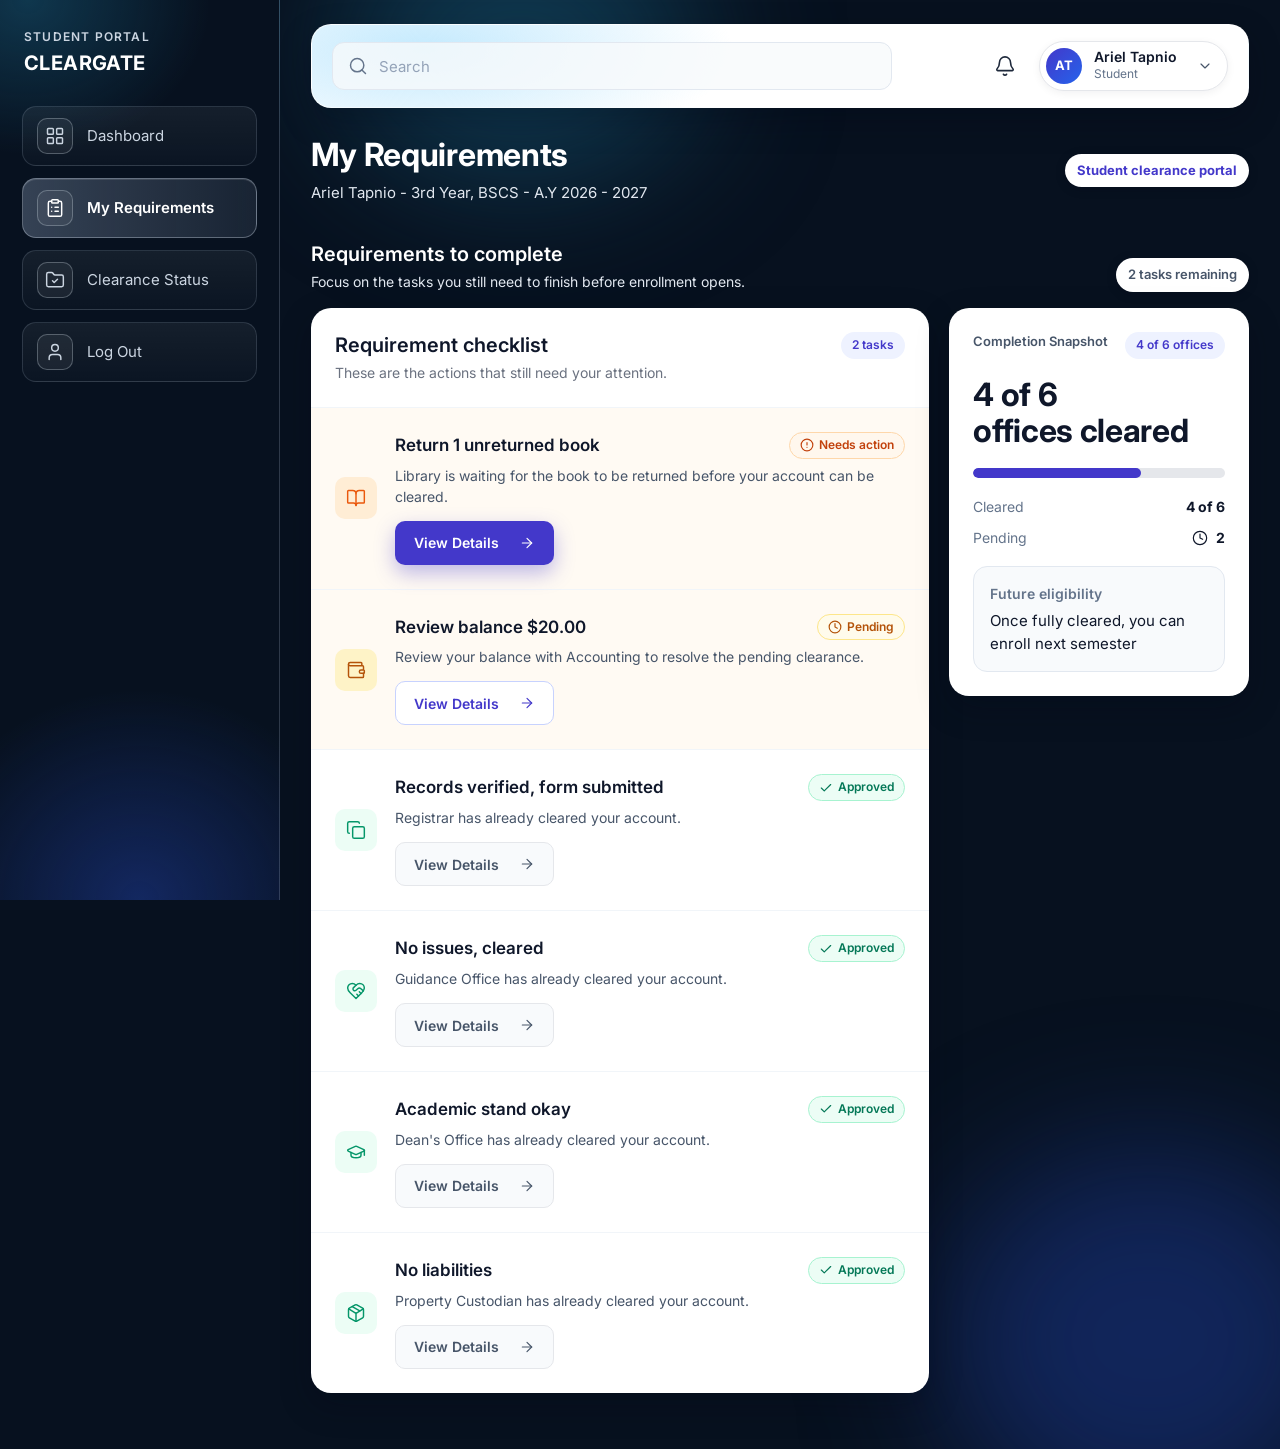
<file: cleargate-website/requirements.html>
<!doctype html>
<html lang="en" class="no-js">
<head>
  <meta charset="utf-8">
  <meta name="viewport" content="width=device-width, initial-scale=1">
  <title>My Requirements · ClearGate Student Clearance Portal</title>
  <meta name="description" content="Every office requirement on your clearance checklist and what you still need to finish.">
  <meta name="theme-color" content="#07111f">
  <link rel="icon" type="image/png" href="assets/img/logo-mark.png">
  <link rel="preconnect" href="https://fonts.googleapis.com">
  <link rel="preconnect" href="https://fonts.gstatic.com" crossorigin>
  <link rel="stylesheet" href="https://fonts.googleapis.com/css2?family=Inter:wght@400;500;600;700&display=swap">
  <link rel="stylesheet" href="assets/css/styles.css">
  <script src="assets/js/main.js" defer></script>
</head>
<body>
  <a class="skip-link" href="#main">Skip to main content</a>

  <div class="app">
    <aside class="sidebar" id="sidebar" aria-label="Sidebar">
      <div class="sidebar__top">
        <a class="sidebar__brand" href="dashboard.html">
          <span class="sidebar__eyebrow">Student Portal</span>
          <span class="sidebar__name">CLEARGATE</span>
        </a>
        <button class="sidebar__close" type="button" data-nav-close aria-label="Close menu">
          <svg class="icon" viewBox="0 0 24 24" aria-hidden="true"><path d="M18 6 6 18"/><path d="m6 6 12 12"/></svg>
        </button>
      </div>

      <nav aria-label="Main">
        <ul class="nav" role="list">
          <li>
            <a class="nav-link" href="dashboard.html">
              <span class="nav-link__icon" aria-hidden="true">
                <svg class="icon" viewBox="0 0 24 24"><rect width="7" height="7" x="3" y="3" rx="1"/><rect width="7" height="7" x="14" y="3" rx="1"/><rect width="7" height="7" x="14" y="14" rx="1"/><rect width="7" height="7" x="3" y="14" rx="1"/></svg>
              </span>
              Dashboard
            </a>
          </li>
          <li>
            <a class="nav-link" href="requirements.html" aria-current="page">
              <span class="nav-link__icon" aria-hidden="true">
                <svg class="icon" viewBox="0 0 24 24"><rect width="8" height="4" x="8" y="2" rx="1"/><path d="M16 4h2a2 2 0 0 1 2 2v14a2 2 0 0 1-2 2H6a2 2 0 0 1-2-2V6a2 2 0 0 1 2-2h2"/><path d="M12 11h4"/><path d="M12 16h4"/><path d="M8 11h.01"/><path d="M8 16h.01"/></svg>
              </span>
              My Requirements
            </a>
          </li>
          <li>
            <a class="nav-link" href="clearance-status.html">
              <span class="nav-link__icon" aria-hidden="true">
                <svg class="icon" viewBox="0 0 24 24"><path d="M20 20a2 2 0 0 0 2-2V8a2 2 0 0 0-2-2h-7.9a2 2 0 0 1-1.69-.9L9.6 3.9A2 2 0 0 0 7.93 3H4a2 2 0 0 0-2 2v13a2 2 0 0 0 2 2Z"/><path d="m9 13 2 2 4-4"/></svg>
              </span>
              Clearance Status
            </a>
          </li>
          <li>
            <a class="nav-link" href="index.html">
              <span class="nav-link__icon" aria-hidden="true">
                <svg class="icon" viewBox="0 0 24 24"><path d="M19 21v-2a4 4 0 0 0-4-4H9a4 4 0 0 0-4 4v2"/><circle cx="12" cy="7" r="4"/></svg>
              </span>
              Log Out
            </a>
          </li>
        </ul>
      </nav>
    </aside>
    <div class="sidebar-backdrop" data-nav-close aria-hidden="true"></div>

    <div class="main">
      <div class="container">
        <header class="topbar">
          <button class="menu-toggle" type="button" data-nav-toggle aria-controls="sidebar" aria-expanded="false" aria-label="Open menu">
            <svg class="icon" viewBox="0 0 24 24" aria-hidden="true"><path d="M4 6h16"/><path d="M4 12h16"/><path d="M4 18h16"/></svg>
          </button>

          <form class="search" role="search" action="requirements.html" method="get">
            <label class="visually-hidden" for="search">Search requirements and offices</label>
            <svg class="icon search__icon" viewBox="0 0 24 24" aria-hidden="true"><circle cx="11" cy="11" r="8"/><path d="m21 21-4.3-4.3"/></svg>
            <input class="search__input" id="search" name="q" type="search" placeholder="Search" autocomplete="off">
          </form>

          <div class="topbar__actions">
            <button class="icon-btn" type="button" aria-label="Notifications">
              <svg class="icon" viewBox="0 0 24 24" aria-hidden="true"><path d="M10.268 21a2 2 0 0 0 3.464 0"/><path d="M3.262 15.326A1 1 0 0 0 4 17h16a1 1 0 0 0 .74-1.673C19.41 13.956 18 12.499 18 8A6 6 0 0 0 6 8c0 4.499-1.411 5.956-2.738 7.326"/></svg>
            </button>

            <details class="user-menu">
              <summary class="user-chip" aria-label="Account menu for Ariel Tapnio">
                <span class="user-chip__avatar user-chip__avatar--initials" aria-hidden="true">AT</span>
                <span class="user-chip__text">
                  <span class="user-chip__name">Ariel Tapnio</span>
                  <span class="user-chip__role">Student</span>
                </span>
                <svg class="icon icon--sm user-chip__chevron" viewBox="0 0 24 24" aria-hidden="true"><path d="m6 9 6 6 6-6"/></svg>
              </summary>
              <div class="user-menu__panel">
                <a class="user-menu__item" href="clearance-status.html">
                  <svg class="icon icon--sm" viewBox="0 0 24 24" aria-hidden="true"><path d="M19 21v-2a4 4 0 0 0-4-4H9a4 4 0 0 0-4 4v2"/><circle cx="12" cy="7" r="4"/></svg>
                  My clearance
                </a>
                <a class="user-menu__item" href="index.html">
                  <svg class="icon icon--sm" viewBox="0 0 24 24" aria-hidden="true"><path d="M9 21H5a2 2 0 0 1-2-2V5a2 2 0 0 1 2-2h4"/><path d="m16 17 5-5-5-5"/><path d="M21 12H9"/></svg>
                  Log out
                </a>
              </div>
            </details>
          </div>
        </header>

        <main id="main">
          <div class="page-head">
            <div>
              <h1 class="page-title">My Requirements</h1>
              <p class="page-subtitle">Ariel Tapnio - 3rd Year, BSCS - A.Y 2026 - 2027</p>
            </div>
            <span class="pill">Student clearance portal</span>
          </div>

          <div class="section-head">
            <div>
              <h2 class="section-title">Requirements to complete</h2>
              <p class="section-text">Focus on the tasks you still need to finish before enrollment opens.</p>
            </div>
            <span class="pill pill--muted">2 tasks remaining</span>
          </div>

          <div class="split split--req">
            <section class="card card--flush" aria-labelledby="checklist-title">
              <div class="card__head card__head--padded">
                <div>
                  <h2 class="card__title" id="checklist-title">Requirement checklist</h2>
                  <p class="card__text">These are the actions that still need your attention.</p>
                </div>
                <span class="badge badge--indigo">2 tasks</span>
              </div>

              <ul class="checklist" role="list">
                  <li class="req-item req-item--attention">
                    <span class="tile tile--orange"><svg class="icon" viewBox="0 0 24 24" aria-hidden="true"><path d="M12 7v14"/><path d="M3 18a1 1 0 0 1-1-1V4a1 1 0 0 1 1-1h5a4 4 0 0 1 4 4 4 4 0 0 1 4-4h5a1 1 0 0 1 1 1v13a1 1 0 0 1-1 1h-6a3 3 0 0 0-3 3 3 3 0 0 0-3-3z"/></svg></span>
                    <h3 class="req-item__title">Return 1 unreturned book</h3>
                    <span class="badge badge--orange"><svg class="icon icon--xs" viewBox="0 0 24 24" aria-hidden="true"><circle cx="12" cy="12" r="10"/><path d="M12 8v4"/><path d="M12 16h.01"/></svg>Needs action</span>
                    <p class="req-item__desc">Library is waiting for the book to be returned before your account can be cleared.</p>
                    <a class="btn btn--primary" href="clearance-status.html#office-library">
                      View Details<span class="visually-hidden"> for Library</span>
                      <svg class="icon icon--sm" viewBox="0 0 24 24" aria-hidden="true"><path d="M5 12h14"/><path d="m12 5 7 7-7 7"/></svg>
                    </a>
                  </li>
                  <li class="req-item req-item--attention">
                    <span class="tile tile--amber"><svg class="icon" viewBox="0 0 24 24" aria-hidden="true"><path d="M19 7V4a1 1 0 0 0-1-1H5a2 2 0 0 0 0 4h15a1 1 0 0 1 1 1v4h-3a2 2 0 0 0 0 4h3a1 1 0 0 0 1-1v-2a1 1 0 0 0-1-1"/><path d="M3 5v14a2 2 0 0 0 2 2h15a1 1 0 0 0 1-1v-4"/></svg></span>
                    <h3 class="req-item__title">Review balance $20.00</h3>
                    <span class="badge badge--pending"><svg class="icon icon--xs" viewBox="0 0 24 24" aria-hidden="true"><circle cx="12" cy="12" r="10"/><path d="M12 6v6l4 2"/></svg>Pending</span>
                    <p class="req-item__desc">Review your balance with Accounting to resolve the pending clearance.</p>
                    <a class="btn btn--outline" href="clearance-status.html#office-accounting">
                      View Details<span class="visually-hidden"> for Accounting</span>
                      <svg class="icon icon--sm" viewBox="0 0 24 24" aria-hidden="true"><path d="M5 12h14"/><path d="m12 5 7 7-7 7"/></svg>
                    </a>
                  </li>
                  <li class="req-item">
                    <span class="tile tile--green"><svg class="icon" viewBox="0 0 24 24" aria-hidden="true"><rect width="14" height="14" x="8" y="8" rx="2"/><path d="M4 16c-1.1 0-2-.9-2-2V4c0-1.1.9-2 2-2h10c1.1 0 2 .9 2 2"/></svg></span>
                    <h3 class="req-item__title">Records verified, form submitted</h3>
                    <span class="badge badge--green"><svg class="icon icon--xs" viewBox="0 0 24 24" aria-hidden="true"><path d="M20 6 9 17l-5-5"/></svg>Approved</span>
                    <p class="req-item__desc">Registrar has already cleared your account.</p>
                    <a class="btn btn--neutral" href="clearance-status.html#office-registrar">
                      View Details<span class="visually-hidden"> for Registrar</span>
                      <svg class="icon icon--sm" viewBox="0 0 24 24" aria-hidden="true"><path d="M5 12h14"/><path d="m12 5 7 7-7 7"/></svg>
                    </a>
                  </li>
                  <li class="req-item">
                    <span class="tile tile--green"><svg class="icon" viewBox="0 0 24 24" aria-hidden="true"><path d="M19 14c1.49-1.46 3-3.21 3-5.5A5.5 5.5 0 0 0 16.5 3c-1.76 0-3 .5-4.5 2-1.5-1.5-2.74-2-4.5-2A5.5 5.5 0 0 0 2 8.5c0 2.3 1.5 4.05 3 5.5l7 7Z"/><path d="M12 5 9.04 7.96a2.17 2.17 0 0 0 0 3.08c.82.82 2.13.85 3 .07l2.07-1.9a2.82 2.82 0 0 1 3.79 0l2.96 2.66"/><path d="m18 15-2-2"/><path d="m15 18-2-2"/></svg></span>
                    <h3 class="req-item__title">No issues, cleared</h3>
                    <span class="badge badge--green"><svg class="icon icon--xs" viewBox="0 0 24 24" aria-hidden="true"><path d="M20 6 9 17l-5-5"/></svg>Approved</span>
                    <p class="req-item__desc">Guidance Office has already cleared your account.</p>
                    <a class="btn btn--neutral" href="clearance-status.html#office-guidance">
                      View Details<span class="visually-hidden"> for Guidance Office</span>
                      <svg class="icon icon--sm" viewBox="0 0 24 24" aria-hidden="true"><path d="M5 12h14"/><path d="m12 5 7 7-7 7"/></svg>
                    </a>
                  </li>
                  <li class="req-item">
                    <span class="tile tile--green"><svg class="icon" viewBox="0 0 24 24" aria-hidden="true"><path d="M21.42 10.922a1 1 0 0 0-.019-1.838L12.83 5.18a2 2 0 0 0-1.66 0L2.6 9.08a1 1 0 0 0 0 1.832l8.57 3.908a2 2 0 0 0 1.66 0z"/><path d="M22 10v6"/><path d="M6 12.5V16a6 3 0 0 0 12 0v-3.5"/></svg></span>
                    <h3 class="req-item__title">Academic stand okay</h3>
                    <span class="badge badge--green"><svg class="icon icon--xs" viewBox="0 0 24 24" aria-hidden="true"><path d="M20 6 9 17l-5-5"/></svg>Approved</span>
                    <p class="req-item__desc">Dean's Office has already cleared your account.</p>
                    <a class="btn btn--neutral" href="clearance-status.html#office-deans">
                      View Details<span class="visually-hidden"> for Dean's Office</span>
                      <svg class="icon icon--sm" viewBox="0 0 24 24" aria-hidden="true"><path d="M5 12h14"/><path d="m12 5 7 7-7 7"/></svg>
                    </a>
                  </li>
                  <li class="req-item">
                    <span class="tile tile--green"><svg class="icon" viewBox="0 0 24 24" aria-hidden="true"><path d="M11 21.73a2 2 0 0 0 2 0l7-4A2 2 0 0 0 21 16V8a2 2 0 0 0-1-1.73l-7-4a2 2 0 0 0-2 0l-7 4A2 2 0 0 0 3 8v8a2 2 0 0 0 1 1.73z"/><path d="M12 22V12"/><path d="m3.3 7 7.703 4.734a2 2 0 0 0 1.994 0L20.7 7"/><path d="m7.5 4.27 9 5.15"/></svg></span>
                    <h3 class="req-item__title">No liabilities</h3>
                    <span class="badge badge--green"><svg class="icon icon--xs" viewBox="0 0 24 24" aria-hidden="true"><path d="M20 6 9 17l-5-5"/></svg>Approved</span>
                    <p class="req-item__desc">Property Custodian has already cleared your account.</p>
                    <a class="btn btn--neutral" href="clearance-status.html#office-property">
                      View Details<span class="visually-hidden"> for Property Custodian</span>
                      <svg class="icon icon--sm" viewBox="0 0 24 24" aria-hidden="true"><path d="M5 12h14"/><path d="m12 5 7 7-7 7"/></svg>
                    </a>
                  </li>
              </ul>
            </section>

            <aside aria-label="Completion snapshot">
              <section class="card snapshot" aria-labelledby="snapshot-title">
                <div class="card__head">
                  <h2 class="card__eyebrow" id="snapshot-title">Completion Snapshot</h2>
                  <span class="badge badge--indigo">4 of 6 offices</span>
                </div>
                <p class="snapshot__value">4 of 6<br>offices cleared</p>
                <div class="progress" role="progressbar" aria-label="Offices cleared"
                     aria-valuemin="0" aria-valuemax="6" aria-valuenow="4" aria-valuetext="4 of 6 offices">
                  <div class="progress__bar" style="--value: 66.67%"></div>
                </div>
                <dl class="stat-list">
                  <div class="stat-list__row">
                    <dt>Cleared</dt>
                    <dd>4 of 6</dd>
                  </div>
                  <div class="stat-list__row">
                    <dt>Pending</dt>
                    <dd><svg class="icon icon--sm" viewBox="0 0 24 24" aria-hidden="true"><circle cx="12" cy="12" r="10"/><path d="M12 6v6l4 2"/></svg>2</dd>
                  </div>
                </dl>
                <div class="note">
                  <p class="note__title">Future eligibility</p>
                  <p class="note__text">Once fully cleared, you can enroll next semester</p>
                </div>
              </section>
            </aside>
          </div>
        </main>
      </div>
    </div>
  </div>
</body>
</html>
</file>
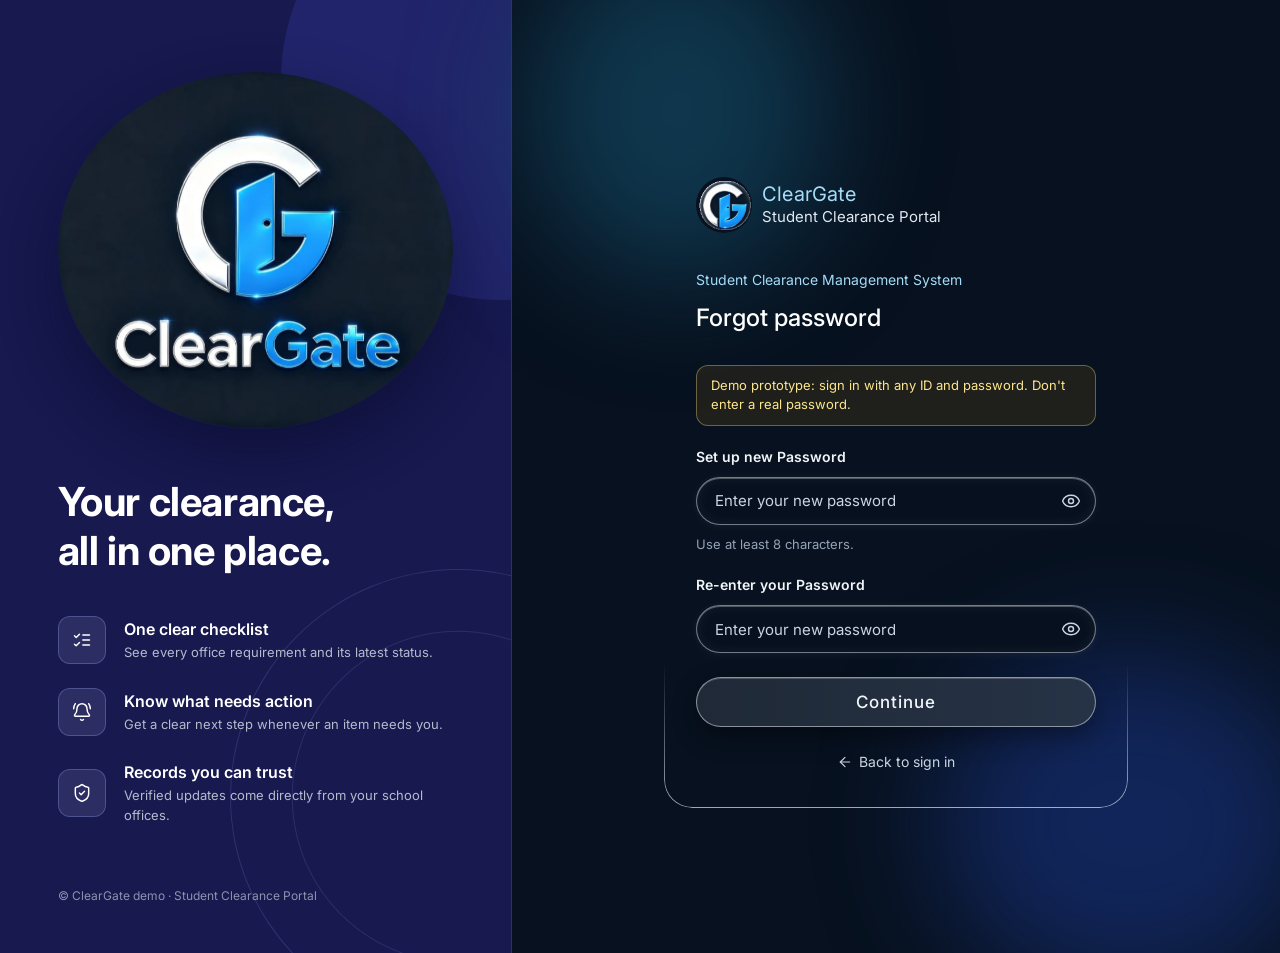
<file: cleargate-website/reset-password.html>
<!doctype html>
<html lang="en" class="no-js">
<head>
  <meta charset="utf-8">
  <meta name="viewport" content="width=device-width, initial-scale=1">
  <title>Set a new password · ClearGate Student Clearance Portal</title>
  <meta name="description" content="Choose a new password for your ClearGate account.">
  <meta name="theme-color" content="#07111f">
  <link rel="icon" type="image/png" href="assets/img/logo-mark.png">
  <link rel="preconnect" href="https://fonts.googleapis.com">
  <link rel="preconnect" href="https://fonts.gstatic.com" crossorigin>
  <link rel="stylesheet" href="https://fonts.googleapis.com/css2?family=Inter:wght@400;500;600;700&display=swap">
  <link rel="stylesheet" href="assets/css/styles.css">
  <script src="assets/js/main.js" defer></script>
</head>
<body>
  <a class="skip-link" href="#main">Skip to main content</a>

  <div class="auth">
    <section class="auth-brand" aria-labelledby="brand-title">
      <img class="auth-brand__logo" src="assets/img/logo.png" width="424" height="382" alt="ClearGate">
      <h2 class="auth-brand__title" id="brand-title">Your clearance,<br> all in one place.</h2>

      <ul class="feature-list" role="list">
        <li class="feature">
          <span class="feature__icon" aria-hidden="true">
            <svg class="icon" viewBox="0 0 24 24"><path d="m3 17 2 2 4-4"/><path d="m3 7 2 2 4-4"/><path d="M13 6h8"/><path d="M13 12h8"/><path d="M13 18h8"/></svg>
          </span>
          <div>
            <h3 class="feature__title">One clear checklist</h3>
            <p class="feature__text">See every office requirement and its latest status.</p>
          </div>
        </li>
        <li class="feature">
          <span class="feature__icon" aria-hidden="true">
            <svg class="icon" viewBox="0 0 24 24"><path d="M10.268 21a2 2 0 0 0 3.464 0"/><path d="M22 8c0-2.3-.8-4.3-2-6"/><path d="M3.262 15.326A1 1 0 0 0 4 17h16a1 1 0 0 0 .74-1.673C19.41 13.956 18 12.499 18 8A6 6 0 0 0 6 8c0 4.499-1.411 5.956-2.738 7.326"/><path d="M4 2C2.8 3.7 2 5.7 2 8"/></svg>
          </span>
          <div>
            <h3 class="feature__title">Know what needs action</h3>
            <p class="feature__text">Get a clear next step whenever an item needs you.</p>
          </div>
        </li>
        <li class="feature">
          <span class="feature__icon" aria-hidden="true">
            <svg class="icon" viewBox="0 0 24 24"><path d="M20 13c0 5-3.5 7.5-7.66 8.95a1 1 0 0 1-.67-.01C7.5 20.5 4 18 4 13V6a1 1 0 0 1 1-1c2 0 4.5-1.2 6.24-2.72a1.17 1.17 0 0 1 1.52 0C14.51 3.81 17 5 19 5a1 1 0 0 1 1 1z"/><path d="m9 12 2 2 4-4"/></svg>
          </span>
          <div>
            <h3 class="feature__title">Records you can trust</h3>
            <p class="feature__text">Verified updates come directly from your school offices.</p>
          </div>
        </li>
      </ul>
    </section>

    <main class="auth-main" id="main">
      <div class="auth-card">
        <div class="brand-lockup">
          <img class="brand-lockup__mark" src="assets/img/logo-mark.png" width="56" height="56" alt="">
          <p>
            <span class="brand-lockup__name">ClearGate</span>
            <span class="brand-lockup__tag">Student Clearance Portal</span>
          </p>
        </div>

        <p class="auth-eyebrow">Student Clearance Management System</p>
        <h1 class="auth-title">Forgot password</h1>

        <form class="auth-form" action="reset-success.html" method="post" data-demo-redirect="reset-success.html">
          <p class="demo-note">Demo prototype: sign in with any ID and password. Don't enter a real password.</p>
          <div class="field">
            <label class="field__label" for="new-password">Set up new Password</label>
            <div class="field__control-wrap">
              <input class="field__control field__control--has-toggle" id="new-password" name="new_password"
                     type="password" placeholder="Enter your new password" autocomplete="new-password"
                     minlength="8" required aria-describedby="new-password-hint">
              <button class="field__toggle" type="button" data-password-toggle aria-controls="new-password"
                      aria-pressed="false" aria-label="Show password" hidden>
                <svg class="icon icon-eye" viewBox="0 0 24 24" aria-hidden="true"><path d="M2.062 12.348a1 1 0 0 1 0-.696 10.75 10.75 0 0 1 19.876 0 1 1 0 0 1 0 .696 10.75 10.75 0 0 1-19.876 0"/><circle cx="12" cy="12" r="3"/></svg>
                <svg class="icon icon-eye-off" viewBox="0 0 24 24" aria-hidden="true"><path d="M10.733 5.076a10.744 10.744 0 0 1 11.205 6.575 1 1 0 0 1 0 .696 10.747 10.747 0 0 1-1.444 2.49"/><path d="M14.084 14.158a3 3 0 0 1-4.242-4.242"/><path d="M17.479 17.499a10.75 10.75 0 0 1-15.417-5.151 1 1 0 0 1 0-.696 10.75 10.75 0 0 1 4.446-5.143"/><path d="m2 2 20 20"/></svg>
              </button>
            </div>
            <p class="field__hint" id="new-password-hint">Use at least 8 characters.</p>
          </div>
          <div class="field">
            <label class="field__label" for="confirm-password">Re-enter your Password</label>
            <div class="field__control-wrap">
              <input class="field__control field__control--has-toggle" id="confirm-password" name="confirm_password"
                     type="password" placeholder="Enter your new password" autocomplete="new-password"
                     minlength="8" required data-match="new-password">
              <button class="field__toggle" type="button" data-password-toggle aria-controls="confirm-password"
                      aria-pressed="false" aria-label="Show password" hidden>
                <svg class="icon icon-eye" viewBox="0 0 24 24" aria-hidden="true"><path d="M2.062 12.348a1 1 0 0 1 0-.696 10.75 10.75 0 0 1 19.876 0 1 1 0 0 1 0 .696 10.75 10.75 0 0 1-19.876 0"/><circle cx="12" cy="12" r="3"/></svg>
                <svg class="icon icon-eye-off" viewBox="0 0 24 24" aria-hidden="true"><path d="M10.733 5.076a10.744 10.744 0 0 1 11.205 6.575 1 1 0 0 1 0 .696 10.747 10.747 0 0 1-1.444 2.49"/><path d="M14.084 14.158a3 3 0 0 1-4.242-4.242"/><path d="M17.479 17.499a10.75 10.75 0 0 1-15.417-5.151 1 1 0 0 1 0-.696 10.75 10.75 0 0 1 4.446-5.143"/><path d="m2 2 20 20"/></svg>
              </button>
            </div>
          </div>

          <button class="btn-glass" type="submit">Continue</button>
          <a class="auth-back" href="index.html">
            <svg class="icon icon--sm" viewBox="0 0 24 24" aria-hidden="true"><path d="m12 19-7-7 7-7"/><path d="M19 12H5"/></svg>
            Back to sign in
          </a>
        </form>
      </div>
    </main>

    <footer class="auth-footer">
      <p>&copy; ClearGate demo &middot; Student Clearance Portal</p>
    </footer>
  </div>
</body>
</html>
</file>
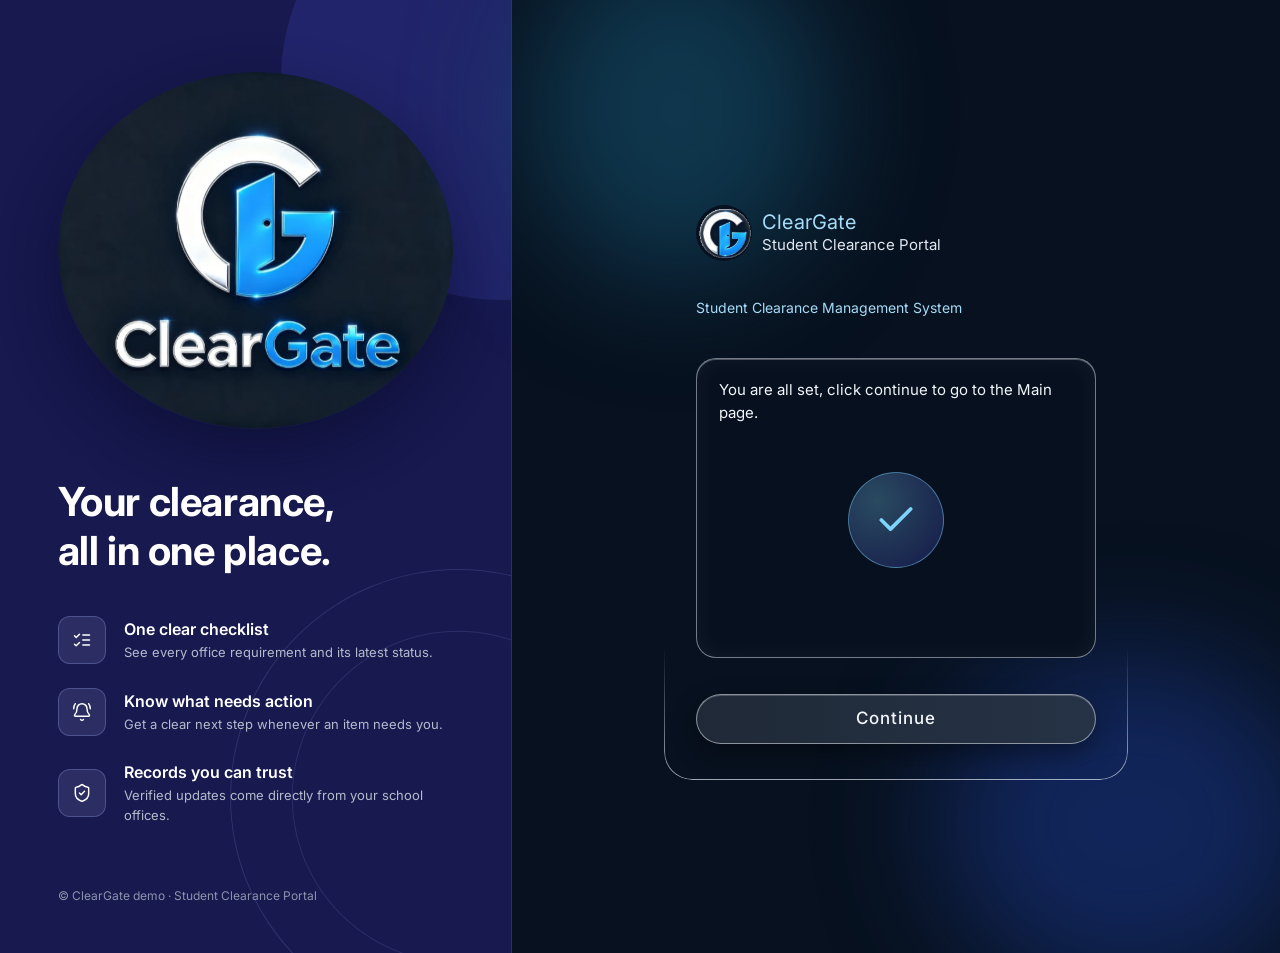
<file: cleargate-website/reset-success.html>
<!doctype html>
<html lang="en" class="no-js">
<head>
  <meta charset="utf-8">
  <meta name="viewport" content="width=device-width, initial-scale=1">
  <title>Password updated · ClearGate Student Clearance Portal</title>
  <meta name="description" content="Your ClearGate password has been updated.">
  <meta name="theme-color" content="#07111f">
  <link rel="icon" type="image/png" href="assets/img/logo-mark.png">
  <link rel="preconnect" href="https://fonts.googleapis.com">
  <link rel="preconnect" href="https://fonts.gstatic.com" crossorigin>
  <link rel="stylesheet" href="https://fonts.googleapis.com/css2?family=Inter:wght@400;500;600;700&display=swap">
  <link rel="stylesheet" href="assets/css/styles.css">
  <script src="assets/js/main.js" defer></script>
</head>
<body>
  <a class="skip-link" href="#main">Skip to main content</a>

  <div class="auth">
    <section class="auth-brand" aria-labelledby="brand-title">
      <img class="auth-brand__logo" src="assets/img/logo.png" width="424" height="382" alt="ClearGate">
      <h2 class="auth-brand__title" id="brand-title">Your clearance,<br> all in one place.</h2>

      <ul class="feature-list" role="list">
        <li class="feature">
          <span class="feature__icon" aria-hidden="true">
            <svg class="icon" viewBox="0 0 24 24"><path d="m3 17 2 2 4-4"/><path d="m3 7 2 2 4-4"/><path d="M13 6h8"/><path d="M13 12h8"/><path d="M13 18h8"/></svg>
          </span>
          <div>
            <h3 class="feature__title">One clear checklist</h3>
            <p class="feature__text">See every office requirement and its latest status.</p>
          </div>
        </li>
        <li class="feature">
          <span class="feature__icon" aria-hidden="true">
            <svg class="icon" viewBox="0 0 24 24"><path d="M10.268 21a2 2 0 0 0 3.464 0"/><path d="M22 8c0-2.3-.8-4.3-2-6"/><path d="M3.262 15.326A1 1 0 0 0 4 17h16a1 1 0 0 0 .74-1.673C19.41 13.956 18 12.499 18 8A6 6 0 0 0 6 8c0 4.499-1.411 5.956-2.738 7.326"/><path d="M4 2C2.8 3.7 2 5.7 2 8"/></svg>
          </span>
          <div>
            <h3 class="feature__title">Know what needs action</h3>
            <p class="feature__text">Get a clear next step whenever an item needs you.</p>
          </div>
        </li>
        <li class="feature">
          <span class="feature__icon" aria-hidden="true">
            <svg class="icon" viewBox="0 0 24 24"><path d="M20 13c0 5-3.5 7.5-7.66 8.95a1 1 0 0 1-.67-.01C7.5 20.5 4 18 4 13V6a1 1 0 0 1 1-1c2 0 4.5-1.2 6.24-2.72a1.17 1.17 0 0 1 1.52 0C14.51 3.81 17 5 19 5a1 1 0 0 1 1 1z"/><path d="m9 12 2 2 4-4"/></svg>
          </span>
          <div>
            <h3 class="feature__title">Records you can trust</h3>
            <p class="feature__text">Verified updates come directly from your school offices.</p>
          </div>
        </li>
      </ul>
    </section>

    <main class="auth-main" id="main">
      <div class="auth-card">
        <div class="brand-lockup">
          <img class="brand-lockup__mark" src="assets/img/logo-mark.png" width="56" height="56" alt="">
          <p>
            <span class="brand-lockup__name">ClearGate</span>
            <span class="brand-lockup__tag">Student Clearance Portal</span>
          </p>
        </div>

        <p class="auth-eyebrow">Student Clearance Management System</p>
        <h1 class="visually-hidden">Password updated</h1>

        <div class="status-panel" role="status">
          <p class="status-panel__text">You are all set, click continue to go to the Main page.</p>
          <span class="status-panel__badge" aria-hidden="true">
            <svg class="icon" viewBox="0 0 24 24"><path d="M20 6 9 17l-5-5"/></svg>
          </span>
        </div>

        <div class="auth-form">
          <a class="btn-glass" href="dashboard.html">Continue</a>
        </div>
      </div>
    </main>

    <footer class="auth-footer">
      <p>&copy; ClearGate demo &middot; Student Clearance Portal</p>
    </footer>
  </div>
</body>
</html>
</file>
<file: cleargate application mobile/assets/css/app.css>
/* ==========================================================================
   ClearGate Mobile — installable web app (PWA)
   Same visual language as the desktop portal: deep navy canvas, indigo
   brand panel, glass inputs, white content cards, indigo primary.
   Layout: one phone-width column; sticky app bar, scrolling content,
   fixed bottom tab bar. Centered with a backdrop on wider screens.
   ========================================================================== */

:root {
  /* Surfaces */
  --page: #030a14;
  --ink-950: #07111f;
  --ink-900: #0b1626;
  --input-bg: #06101e;
  --brand-950: #17194f;
  --brand-900: #21246a;
  --brand-800: #2b2d63;

  /* Accents */
  --sky-300: #7dd3fc;
  --sky-200: #a5dcf7;
  --primary: #4338ca;
  --primary-hover: #3730a3;
  --primary-50: #eef2ff;
  --primary-200: #c7d2fe;
  --primary-300: #a5b4fc;

  /* Status */
  --amber-50: #fffbeb;
  --amber-100: #fef3c7;
  --amber-200: #fde68a;
  --amber-500: #f59e0b;
  --amber-700: #b45309;
  --orange-50: #fff7ed;
  --orange-100: #ffedd5;
  --orange-200: #fed7aa;
  --orange-500: #f97316;
  --orange-600: #ea580c;
  --orange-700: #c2410c;
  --green-50: #ecfdf5;
  --green-200: #a7f3d0;
  --green-600: #059669;
  --green-700: #047857;
  --red-400: #f87171;
  --attention-bg: #fffaf3;

  /* Neutrals */
  --slate-900: #0f172a;
  --slate-800: #1e293b;
  --slate-700: #334155;
  --slate-600: #475569;
  --slate-500: #64748b;
  --slate-400: #94a3b8;
  --slate-300: #cbd5e1;
  --slate-200: #e2e8f0;
  --slate-100: #f1f5f9;
  --slate-50: #f8fafc;
  --gray-200: #e5e7eb;
  --white: #ffffff;
  --line-dark: rgba(148, 163, 184, 0.2);

  --font-sans: "Inter", ui-sans-serif, system-ui, -apple-system, "Segoe UI", Roboto, "Helvetica Neue", Arial, sans-serif;

  --radius-xl: 20px;
  --radius-lg: 14px;
  --radius-md: 12px;
  --radius-pill: 999px;

  --shadow-card: 0 10px 28px rgba(2, 6, 23, 0.32);
  --shadow-primary: 0 8px 20px rgba(67, 56, 202, 0.35);

  --app-w: 480px;
  --gutter: 16px;
  --appbar-h: 64px;
  --tabbar-h: 68px;
  --safe-top: env(safe-area-inset-top, 0px);
  --safe-bottom: env(safe-area-inset-bottom, 0px);

  --ease: cubic-bezier(0.2, 0.7, 0.2, 1);
  --ease-out: cubic-bezier(0.16, 1, 0.3, 1);

  color-scheme: dark;
}

/* ---------- Base ---------- */
*,
*::before,
*::after {
  box-sizing: border-box;
}

html {
  height: 100%;
  -webkit-text-size-adjust: 100%;
  text-size-adjust: 100%;
  background: var(--page);
}

body {
  min-height: 100%;
  margin: 0;
  font-family: var(--font-sans);
  font-size: 1rem;
  line-height: 1.5;
  color: var(--slate-100);
  background: var(--page);
  -webkit-font-smoothing: antialiased;
  -moz-osx-font-smoothing: grayscale;
  -webkit-tap-highlight-color: transparent;
  overscroll-behavior-y: none;
}

h1, h2, h3, p, ul, ol, dl, dd {
  margin: 0;
}

h1, h2, h3 {
  text-wrap: balance;
}

ul[role="list"],
ol[role="list"] {
  list-style: none;
  padding: 0;
}

img,
svg {
  display: block;
  max-width: 100%;
}

svg {
  flex-shrink: 0;
}

a {
  color: inherit;
  text-decoration: none;
}

button,
input {
  font: inherit;
  color: inherit;
}

button {
  cursor: pointer;
  background: none;
  border: 0;
  padding: 0;
  touch-action: manipulation;
}

:focus-visible {
  outline: 2px solid var(--sky-300);
  outline-offset: 2px;
}

[hidden] {
  display: none !important;
}

.visually-hidden {
  position: absolute !important;
  width: 1px;
  height: 1px;
  padding: 0;
  margin: -1px;
  overflow: hidden;
  clip: rect(0, 0, 0, 0);
  white-space: nowrap;
  border: 0;
}

.icon {
  width: 20px;
  height: 20px;
  stroke: currentColor;
  fill: none;
  stroke-width: 1.75;
  stroke-linecap: round;
  stroke-linejoin: round;
}

.icon--sm { width: 16px; height: 16px; }
.icon--xs { width: 14px; height: 14px; stroke-width: 2; }
.icon--lg { width: 24px; height: 24px; }

.noscript {
  max-width: 420px;
  margin: 40px auto;
  padding: 0 var(--gutter);
  text-align: center;
  color: var(--slate-200);
}

/* ---------- App column ---------- */
.app {
  position: relative;
  width: 100%;
  max-width: var(--app-w);
  min-height: 100vh;
  min-height: 100dvh;
  margin: 0 auto;
  background:
    radial-gradient(320px 260px at 0% 0%, rgba(22, 86, 116, 0.45), transparent 70%),
    radial-gradient(360px 320px at 100% 100%, rgba(29, 58, 150, 0.45), transparent 70%),
    var(--ink-950);
  background-attachment: fixed;
  isolation: isolate;
  overflow-x: clip;
}

@media (min-width: 520px) {
  .app {
    border-inline: 1px solid var(--line-dark);
    box-shadow: 0 0 80px rgba(0, 0, 0, 0.5);
  }
}

.screen {
  outline: none;
  animation: screen-in 0.32s var(--ease-out) both;
}

@keyframes screen-in {
  from { opacity: 0; transform: translateY(8px); }
  to   { opacity: 1; transform: none; }
}

/* ==========================================================================
   AUTH SCREENS
   ========================================================================== */
.auth {
  display: flex;
  flex-direction: column;
  min-height: 100vh;
  min-height: 100dvh;
}

.auth-hero {
  position: relative;
  display: grid;
  justify-items: center;
  gap: 18px;
  padding: calc(24px + var(--safe-top)) 24px 52px;
  background: var(--brand-950);
  text-align: center;
  overflow: hidden;
  z-index: 0;
}

/* Decorative disc + rings, as on the desktop brand panel */
.auth-hero::before {
  content: "";
  position: absolute;
  top: -150px;
  right: -140px;
  width: 300px;
  height: 300px;
  border-radius: 50%;
  background: var(--brand-900);
  z-index: -1;
}

.auth-hero::after {
  content: "";
  position: absolute;
  left: -120px;
  bottom: -170px;
  width: 300px;
  height: 300px;
  border-radius: 50%;
  border: 1px solid rgba(165, 180, 252, 0.16);
  background: radial-gradient(circle closest-side, transparent calc(72% - 1px), rgba(165, 180, 252, 0.14) 72%, transparent calc(72% + 1px));
  z-index: -1;
}

.auth-hero__logo {
  width: 184px;
  max-width: 60%;
  aspect-ratio: 424 / 382;
  height: auto;
  border-radius: 50%;
  object-fit: cover;
  box-shadow: 0 18px 44px rgba(4, 6, 30, 0.5);
}

.auth-hero__title {
  font-size: 1.625rem;
  font-weight: 700;
  line-height: 1.22;
  letter-spacing: -0.01em;
  color: var(--white);
}

.auth-hero--compact {
  grid-template-columns: auto 1fr auto;
  align-items: center;
  justify-items: start;
  gap: 12px;
  padding-bottom: 44px;
  text-align: left;
}

.auth-hero--compact .auth-hero__logo {
  width: 56px;
  max-width: none;
  aspect-ratio: 1;
  box-shadow: none;
}

.auth-hero__brand-name {
  display: block;
  font-size: 1.125rem;
  color: var(--sky-200);
  line-height: 1.2;
}

.auth-hero__brand-tag {
  display: block;
  font-size: 0.875rem;
  color: var(--slate-200);
}

.back-btn {
  display: grid;
  place-items: center;
  width: 44px;
  height: 44px;
  border-radius: 50%;
  border: 1px solid rgba(203, 213, 225, 0.3);
  background: rgba(255, 255, 255, 0.06);
  color: var(--white);
}

.back-btn:active {
  background: rgba(255, 255, 255, 0.14);
}

.auth-panel {
  position: relative;
  flex: 1;
  display: flex;
  flex-direction: column;
  margin-top: -28px;
  padding: 28px 20px calc(24px + var(--safe-bottom));
  border-radius: 28px 28px 0 0;
  border-top: 1px solid rgba(226, 232, 240, 0.25);
  background:
    radial-gradient(240px 200px at 10% 0%, rgba(22, 86, 116, 0.5), transparent 70%),
    radial-gradient(260px 240px at 100% 100%, rgba(29, 58, 150, 0.45), transparent 70%),
    var(--ink-950);
  z-index: 1;
}

.auth-eyebrow {
  font-size: 0.8125rem;
  color: var(--sky-200);
}

.auth-title {
  margin-top: 8px;
  font-size: 1.5rem;
  font-weight: 500;
  line-height: 1.3;
  color: var(--white);
}

.auth-lead {
  margin-top: 6px;
  font-size: 0.875rem;
  font-weight: 600;
  color: var(--sky-200);
}

.auth-form {
  display: grid;
  gap: 18px;
  margin-top: 24px;
}

.field {
  display: grid;
  gap: 8px;
}

.field__label {
  font-size: 0.875rem;
  font-weight: 600;
  color: var(--slate-100);
}

.field__wrap {
  position: relative;
}

.field__control {
  width: 100%;
  height: 52px;
  padding: 0 18px;
  border-radius: var(--radius-pill);
  border: 1px solid rgba(203, 213, 225, 0.55);
  background: var(--input-bg);
  color: var(--slate-50);
  font-size: 1rem; /* 16px stops iOS from zooming into the field */
  box-shadow:
    inset 0 1px 0 rgba(255, 255, 255, 0.28),
    inset 0 0 14px rgba(255, 255, 255, 0.06);
  transition: border-color 0.2s var(--ease), box-shadow 0.2s var(--ease);
}

.field__control::placeholder {
  color: var(--slate-300);
  opacity: 1;
}

.field__control:focus {
  outline: none;
  border-color: var(--sky-300);
  box-shadow: 0 0 0 3px rgba(125, 211, 252, 0.4), inset 0 1px 0 rgba(255, 255, 255, 0.28);
}

.field__control[aria-invalid="true"] {
  border-color: var(--red-400);
}

.field__control--toggle {
  padding-right: 56px;
}

.field__toggle {
  position: absolute;
  top: 50%;
  right: 6px;
  display: grid;
  place-items: center;
  width: 44px;
  height: 44px;
  border-radius: 50%;
  color: var(--slate-300);
  transform: translateY(-50%);
}

.field__toggle:active {
  background: rgba(255, 255, 255, 0.1);
}

.field__toggle .icon-eye-off { display: none; }
.field__toggle[aria-pressed="true"] .icon-eye { display: none; }
.field__toggle[aria-pressed="true"] .icon-eye-off { display: block; }

.field__hint {
  font-size: 0.8125rem;
  color: var(--slate-400);
}

.field__error {
  font-size: 0.8125rem;
  font-weight: 500;
  color: var(--red-400);
}

.form-row {
  display: flex;
  flex-wrap: wrap;
  align-items: center;
  justify-content: space-between;
  gap: 8px 12px;
}

.check {
  display: inline-flex;
  align-items: center;
  gap: 10px;
  min-height: 44px;
  font-size: 0.875rem;
  font-weight: 600;
  color: var(--slate-100);
  cursor: pointer;
}

.check__input {
  appearance: none;
  -webkit-appearance: none;
  display: grid;
  place-items: center;
  width: 20px;
  height: 20px;
  margin: 0;
  border-radius: 50%;
  border: 1.5px solid var(--sky-200);
  background: rgba(165, 220, 247, 0.7);
  cursor: pointer;
}

.check__input::after {
  content: "";
  width: 8px;
  height: 8px;
  border-radius: 50%;
  background: var(--ink-950);
  transform: scale(0);
  transition: transform 0.15s var(--ease);
}

.check__input:checked {
  background: var(--sky-300);
}

.check__input:checked::after {
  transform: scale(1);
}

.link-quiet {
  display: inline-flex;
  align-items: center;
  min-height: 44px;
  font-size: 0.875rem;
  font-weight: 600;
  color: var(--slate-100);
}

.link-quiet:active {
  color: var(--sky-200);
}

.btn-glass {
  display: inline-flex;
  align-items: center;
  justify-content: center;
  gap: 8px;
  width: 100%;
  height: 54px;
  border-radius: var(--radius-pill);
  border: 1px solid rgba(226, 232, 240, 0.55);
  background: linear-gradient(90deg, #1f2937 0%, #263346 100%);
  color: var(--slate-100);
  font-size: 1.0625rem;
  font-weight: 500;
  letter-spacing: 0.06em;
  box-shadow: inset 0 1px 0 rgba(255, 255, 255, 0.2), 0 10px 24px rgba(0, 0, 0, 0.35);
  transition: transform 0.15s var(--ease), background 0.2s var(--ease);
}

.btn-glass:active {
  transform: scale(0.98);
  background: linear-gradient(90deg, #243041 0%, #2d3c53 100%);
}

.btn-glass .icon {
  color: var(--sky-300);
  stroke-width: 2.25;
}

.auth-note {
  padding: 10px 14px;
  border-radius: var(--radius-md);
  border: 1px solid rgba(253, 230, 138, 0.35);
  background: rgba(245, 158, 11, 0.1);
  font-size: 0.8125rem;
  color: var(--amber-200);
}

.auth-foot {
  margin-top: auto;
  padding-top: 28px;
  font-size: 0.75rem;
  text-align: center;
  color: rgba(203, 213, 225, 0.6);
}

.done-badge {
  display: grid;
  place-items: center;
  width: 88px;
  height: 88px;
  margin: 8px auto 0;
  border-radius: 50%;
  border: 1px solid rgba(125, 211, 252, 0.45);
  background: radial-gradient(circle at 30% 30%, rgba(125, 211, 252, 0.3), rgba(67, 56, 202, 0.25));
  color: var(--sky-300);
}

.done-badge .icon {
  width: 40px;
  height: 40px;
  stroke-width: 2;
}

.done-text {
  margin-top: 16px;
  padding: 16px 18px;
  border-radius: var(--radius-xl);
  border: 1px solid rgba(203, 213, 225, 0.45);
  background: var(--input-bg);
  font-size: 0.9375rem;
  text-align: center;
  color: var(--slate-100);
}

/* ==========================================================================
   MAIN APP: app bar, content, tab bar
   ========================================================================== */
.appbar {
  position: sticky;
  top: 0;
  z-index: 20;
  display: flex;
  align-items: center;
  gap: 12px;
  min-height: calc(var(--appbar-h) + var(--safe-top));
  padding: var(--safe-top) var(--gutter) 0;
  background: rgba(7, 17, 31, 0.82);
  -webkit-backdrop-filter: blur(14px) saturate(140%);
  backdrop-filter: blur(14px) saturate(140%);
  border-bottom: 1px solid var(--line-dark);
}

.appbar__brand {
  display: flex;
  align-items: center;
  gap: 10px;
  min-width: 0;
  margin-right: auto;
}

.appbar__mark {
  width: 36px;
  height: 36px;
  border-radius: 50%;
}

.appbar__eyebrow {
  display: block;
  font-size: 0.6875rem;
  font-weight: 600;
  letter-spacing: 0.1em;
  text-transform: uppercase;
  color: var(--slate-300);
  line-height: 1.2;
}

.appbar__name {
  display: block;
  font-size: 1.0625rem;
  font-weight: 700;
  letter-spacing: 0.02em;
  color: var(--white);
  line-height: 1.2;
}

.icon-btn {
  position: relative;
  display: grid;
  place-items: center;
  width: 44px;
  height: 44px;
  border-radius: 50%;
  border: 1px solid rgba(203, 213, 225, 0.25);
  background: rgba(255, 255, 255, 0.06);
  color: var(--white);
}

.icon-btn:active {
  background: rgba(255, 255, 255, 0.14);
}

.icon-btn__dot {
  position: absolute;
  top: 9px;
  right: 10px;
  width: 9px;
  height: 9px;
  border-radius: 50%;
  background: var(--orange-500);
  box-shadow: 0 0 0 2px var(--ink-950);
}

.avatar {
  display: grid;
  place-items: center;
  width: 44px;
  height: 44px;
  border-radius: 50%;
  background: linear-gradient(135deg, var(--primary) 0%, #2563eb 100%);
  border: 2px solid rgba(255, 255, 255, 0.85);
  color: var(--white);
  font-size: 0.875rem;
  font-weight: 700;
  letter-spacing: 0.02em;
}

.avatar--xl {
  width: 76px;
  height: 76px;
  font-size: 1.5rem;
}

.content {
  padding: 20px var(--gutter) calc(var(--tabbar-h) + var(--safe-bottom) + 28px);
  outline: none;
}

.content > .screen {
  display: grid;
  gap: 20px;
}

/* Tab bar */
.tabbar {
  position: fixed;
  left: 50%;
  bottom: 0;
  z-index: 30;
  width: 100%;
  max-width: var(--app-w);
  padding: 8px 8px calc(8px + var(--safe-bottom));
  background: rgba(9, 18, 32, 0.9);
  -webkit-backdrop-filter: blur(16px) saturate(140%);
  backdrop-filter: blur(16px) saturate(140%);
  border-top: 1px solid var(--line-dark);
  transform: translateX(-50%);
}

.tabbar__list {
  display: grid;
  grid-template-columns: repeat(4, minmax(0, 1fr));
}

.tab {
  display: flex;
  flex-direction: column;
  align-items: center;
  gap: 4px;
  min-height: 52px;
  padding: 2px 0;
  color: var(--slate-400);
  font-size: 0.6875rem;
  font-weight: 600;
  letter-spacing: 0.01em;
}

.tab__icon {
  position: relative;
  display: grid;
  place-items: center;
  width: 60px;
  height: 30px;
  border-radius: var(--radius-pill);
  transition: background 0.2s var(--ease), color 0.2s var(--ease);
}

.tab[aria-current="page"] {
  color: var(--white);
}

.tab[aria-current="page"] .tab__icon {
  background: rgba(99, 102, 241, 0.32);
  color: var(--white);
}

.tab__count {
  position: absolute;
  top: -4px;
  right: 8px;
  min-width: 18px;
  height: 18px;
  padding: 0 5px;
  border-radius: var(--radius-pill);
  background: var(--orange-500);
  box-shadow: 0 0 0 2px rgba(9, 18, 32, 1);
  color: var(--white);
  font-size: 0.6875rem;
  font-weight: 700;
  line-height: 18px;
  text-align: center;
}

/* ---------- Page headings ---------- */
.page-head {
  display: grid;
  gap: 6px;
}

.pill {
  justify-self: start;
  display: inline-flex;
  align-items: center;
  padding: 5px 11px;
  border-radius: var(--radius-pill);
  background: var(--white);
  color: var(--primary);
  font-size: 0.75rem;
  font-weight: 700;
  white-space: nowrap;
}

.pill--muted {
  color: var(--slate-600);
  font-weight: 600;
}

.page-title {
  font-size: 1.75rem;
  font-weight: 700;
  line-height: 1.2;
  letter-spacing: -0.01em;
  color: var(--white);
}

.page-title--light {
  font-weight: 500;
}

.page-subtitle {
  font-size: 0.875rem;
  color: var(--slate-300);
}

.section {
  display: grid;
  gap: 12px;
}

.section-head {
  display: flex;
  align-items: flex-end;
  justify-content: space-between;
  gap: 12px;
}

.section-title {
  font-size: 1.125rem;
  font-weight: 600;
  line-height: 1.3;
  color: var(--white);
}

.section-link {
  display: inline-flex;
  align-items: center;
  min-height: 44px;
  margin-block: -12px;
  font-size: 0.875rem;
  font-weight: 600;
  color: var(--primary-300);
}

/* ---------- Cards ---------- */
.card {
  min-width: 0;
  padding: 18px;
  border-radius: var(--radius-xl);
  background: var(--white);
  box-shadow: var(--shadow-card);
  color: var(--slate-900);
}

.card--flush {
  padding: 0;
  overflow: hidden;
}

.card__head {
  display: flex;
  align-items: flex-start;
  justify-content: space-between;
  gap: 12px;
}

.card__eyebrow {
  font-size: 0.8125rem;
  font-weight: 600;
  color: var(--slate-600);
}

.card__title {
  font-size: 1.0625rem;
  font-weight: 600;
  line-height: 1.3;
}

.card__text {
  margin-top: 2px;
  font-size: 0.875rem;
  color: var(--slate-500);
}

/* ---------- Badges ---------- */
.badge {
  display: inline-flex;
  align-items: center;
  gap: 4px;
  padding: 3px 9px;
  border-radius: var(--radius-pill);
  border: 1px solid transparent;
  font-size: 0.75rem;
  font-weight: 600;
  line-height: 1.4;
  white-space: nowrap;
}

.badge--indigo  { background: var(--primary-50); color: var(--primary); }
.badge--action  { background: var(--orange-50); color: var(--orange-700); border-color: var(--orange-200); }
.badge--pending { background: var(--amber-50); color: var(--amber-700); border-color: var(--amber-200); }
.badge--approved { background: var(--green-50); color: var(--green-700); border-color: var(--green-200); }
.badge--muted   { background: var(--slate-50); color: var(--slate-500); border-color: var(--slate-200); }

/* ---------- Buttons ---------- */
.btn {
  display: inline-flex;
  align-items: center;
  justify-content: center;
  gap: 8px;
  min-height: 48px;
  padding: 0 18px;
  border-radius: var(--radius-md);
  border: 1px solid transparent;
  font-size: 0.9375rem;
  font-weight: 600;
  white-space: nowrap;
  transition: transform 0.15s var(--ease), background 0.2s var(--ease);
}

.btn:active {
  transform: scale(0.98);
}

.btn--primary {
  background: var(--primary);
  color: var(--white);
  box-shadow: var(--shadow-primary);
}

.btn--primary:active {
  background: var(--primary-hover);
}

.btn--outline {
  background: var(--white);
  border-color: var(--primary-200);
  color: var(--primary);
}

.btn--outline:active {
  background: var(--primary-50);
}

.btn--block {
  width: 100%;
}

.btn--split {
  justify-content: space-between;
}

.btn-row {
  display: flex;
  gap: 10px;
}

.btn-row > .btn {
  flex: 1 1 0;
}

/* ---------- Progress ---------- */
.progress {
  height: 8px;
  border-radius: var(--radius-pill);
  background: var(--gray-200);
  overflow: hidden;
}

.progress__bar {
  height: 100%;
  width: var(--value, 0%);
  border-radius: inherit;
  background: var(--primary);
}

.ring {
  position: relative;
  width: 104px;
  height: 104px;
}

.ring svg {
  width: 100%;
  height: 100%;
  transform: rotate(-90deg);
}

.ring__track {
  fill: none;
  stroke: var(--gray-200);
  stroke-width: 10;
}

.ring__value {
  fill: none;
  stroke: var(--primary);
  stroke-width: 10;
  stroke-linecap: round;
  transition: stroke-dashoffset 0.8s var(--ease-out);
}

.ring__label {
  position: absolute;
  inset: 0;
  display: grid;
  place-content: center;
  text-align: center;
}

.ring__num {
  font-size: 1.375rem;
  font-weight: 700;
  line-height: 1;
  font-variant-numeric: tabular-nums;
}

.ring__cap {
  margin-top: 4px;
  font-size: 0.6875rem;
  color: var(--slate-500);
}

/* ---------- Tiles ---------- */
.tile {
  display: grid;
  place-items: center;
  width: 42px;
  height: 42px;
  border-radius: var(--radius-md);
  flex-shrink: 0;
}

.tile--action   { background: var(--orange-100); color: var(--orange-600); }
.tile--pending  { background: var(--amber-100); color: var(--amber-700); }
.tile--approved { background: var(--green-50); color: var(--green-600); }
.tile--indigo   { background: #e7f0ff; color: var(--primary); }

.tile--lg {
  width: 52px;
  height: 52px;
  border-radius: var(--radius-lg);
}

/* ==========================================================================
   HOME
   ========================================================================== */
.overall {
  display: grid;
  grid-template-columns: minmax(0, 1fr) auto;
  align-items: center;
  gap: 16px;
}

.overall__value {
  margin-top: 8px;
  font-size: 1.875rem;
  font-weight: 700;
  line-height: 1.12;
  letter-spacing: -0.01em;
}

.overall__meta {
  margin-top: 10px;
  font-size: 0.875rem;
  color: var(--slate-500);
}

.alert {
  display: grid;
  gap: 14px;
}

.alert__title {
  display: flex;
  align-items: center;
  gap: 10px;
  font-size: 1rem;
  font-weight: 600;
}

.alert-dot {
  display: grid;
  place-items: center;
  width: 28px;
  height: 28px;
  border-radius: 50%;
  background: var(--amber-500);
  color: var(--white);
  flex-shrink: 0;
}

.alert__text {
  font-size: 0.875rem;
  color: var(--slate-600);
}

.office-grid {
  display: grid;
  grid-template-columns: repeat(2, minmax(0, 1fr));
  gap: 12px;
}

.office-tile {
  display: grid;
  align-content: start;
  gap: 6px;
  width: 100%;
  min-height: 116px;
  padding: 16px;
  text-align: left;
  transition: transform 0.15s var(--ease);
}

.office-tile:active {
  transform: scale(0.98);
}

.office-tile .badge {
  justify-self: start;
}

.office-tile__name {
  margin-top: 4px;
  font-size: 1rem;
  font-weight: 600;
  line-height: 1.3;
}

.office-tile__detail {
  font-size: 0.8125rem;
  color: var(--slate-500);
}

/* ==========================================================================
   REQUIREMENTS + STATUS LISTS
   ========================================================================== */
.snapshot {
  display: grid;
  gap: 12px;
}

.snapshot__row {
  display: flex;
  align-items: baseline;
  justify-content: space-between;
  gap: 12px;
}

.snapshot__value {
  font-size: 1.25rem;
  font-weight: 700;
  font-variant-numeric: tabular-nums;
}

.chips {
  display: flex;
  gap: 8px;
  overflow-x: auto;
  scrollbar-width: none;
  margin-inline: calc(var(--gutter) * -1);
  padding-inline: var(--gutter);
}

.chips::-webkit-scrollbar {
  display: none;
}

.chip {
  display: inline-flex;
  align-items: center;
  gap: 6px;
  min-height: 40px;
  padding: 0 14px;
  border-radius: var(--radius-pill);
  border: 1px solid rgba(203, 213, 225, 0.3);
  background: rgba(255, 255, 255, 0.05);
  color: var(--slate-200);
  font-size: 0.875rem;
  font-weight: 600;
  white-space: nowrap;
}

.chip[aria-pressed="true"] {
  background: var(--white);
  border-color: var(--white);
  color: var(--primary);
}

.chip__count {
  min-width: 22px;
  padding: 0 6px;
  border-radius: var(--radius-pill);
  background: rgba(255, 255, 255, 0.12);
  font-size: 0.75rem;
  text-align: center;
  font-variant-numeric: tabular-nums;
}

.chip[aria-pressed="true"] .chip__count {
  background: var(--primary-50);
}

.list-item {
  display: grid;
  grid-template-columns: 42px minmax(0, 1fr) auto;
  align-items: center;
  gap: 14px;
  width: 100%;
  padding: 16px;
  border-bottom: 1px solid var(--slate-100);
  text-align: left;
  transition: background 0.15s var(--ease);
}

.list > li:last-child .list-item {
  border-bottom: 0;
}

.list-item--attention {
  background: var(--attention-bg);
}

.list-item:active {
  background: var(--slate-50);
}

.list-item__body {
  display: grid;
  gap: 4px;
  min-width: 0;
}

.list-item__top {
  display: flex;
  flex-wrap: wrap;
  align-items: center;
  gap: 6px 8px;
}

.list-item__title {
  font-size: 0.9375rem;
  font-weight: 600;
  line-height: 1.35;
  color: var(--slate-900);
}

.list-item__text {
  font-size: 0.8125rem;
  color: var(--slate-500);
  display: -webkit-box;
  -webkit-line-clamp: 2;
  -webkit-box-orient: vertical;
  overflow: hidden;
}

.list-item__chevron {
  color: var(--slate-400);
}

.empty {
  padding: 28px 20px;
  text-align: center;
  font-size: 0.875rem;
  color: var(--slate-500);
}

.note {
  padding: 14px 16px;
  border-radius: var(--radius-lg);
  border: 1px solid rgba(203, 213, 225, 0.25);
  background: rgba(255, 255, 255, 0.05);
}

.note__title {
  font-size: 0.8125rem;
  font-weight: 600;
  color: var(--slate-300);
}

.note__text {
  margin-top: 4px;
  font-size: 0.9375rem;
  color: var(--white);
}

/* Status summary */
.summary {
  display: grid;
  gap: 16px;
}

.summary__main {
  display: flex;
  align-items: center;
  gap: 14px;
}

.summary__title {
  font-size: 1.125rem;
  font-weight: 600;
  line-height: 1.3;
}

.stats {
  display: grid;
  grid-template-columns: repeat(3, minmax(0, 1fr));
  gap: 8px;
  padding-top: 14px;
  border-top: 1px solid var(--gray-200);
}

.stats__num {
  font-size: 1.5rem;
  font-weight: 700;
  line-height: 1.1;
  font-variant-numeric: tabular-nums;
}

.stats__num--approved { color: var(--green-700); }
.stats__num--pending  { color: var(--amber-700); }
.stats__num--action   { color: var(--orange-700); }

.stats__label {
  margin-top: 4px;
  font-size: 0.75rem;
  color: var(--slate-500);
}

.step-card {
  display: grid;
  gap: 8px;
}

.step-card__meta {
  display: flex;
  align-items: center;
  justify-content: space-between;
  gap: 12px;
  font-size: 0.8125rem;
  font-weight: 600;
  color: var(--slate-500);
}

.step-card__title {
  font-size: 1rem;
  font-weight: 700;
}

.step-card__text {
  font-size: 0.875rem;
  color: var(--slate-500);
}

.step-card .btn {
  margin-top: 6px;
}

.eligibility {
  background: linear-gradient(135deg, #e3e7f6 0%, #dde3f8 60%, #e6ebfb 100%);
}

.eligibility__eyebrow {
  display: flex;
  align-items: center;
  gap: 8px;
  font-size: 0.8125rem;
  font-weight: 600;
  color: var(--primary);
}

.eligibility__title {
  margin-top: 8px;
  font-size: 1.0625rem;
  font-weight: 700;
}

.eligibility__text {
  margin-top: 6px;
  font-size: 0.875rem;
  color: var(--slate-500);
}

/* ==========================================================================
   PROFILE
   ========================================================================== */
.profile {
  display: grid;
  justify-items: center;
  gap: 10px;
  padding-block: 8px;
  text-align: center;
}

.profile__name {
  margin-top: 4px;
  font-size: 1.375rem;
  font-weight: 700;
  color: var(--white);
}

.profile__meta {
  font-size: 0.875rem;
  color: var(--slate-300);
}

.details {
  display: grid;
}

.details__row {
  display: flex;
  justify-content: space-between;
  gap: 16px;
  padding: 14px 18px;
  border-bottom: 1px solid var(--slate-100);
  font-size: 0.9375rem;
}

.details__row:last-child {
  border-bottom: 0;
}

.details__row dt {
  color: var(--slate-500);
}

.details__row dd {
  min-width: 0;
  font-weight: 600;
  text-align: right;
  overflow-wrap: anywhere;
}

.settings-row {
  display: flex;
  align-items: center;
  gap: 14px;
  width: 100%;
  min-height: 60px;
  padding: 12px 18px;
  border-bottom: 1px solid var(--slate-100);
  text-align: left;
  font-size: 0.9375rem;
  font-weight: 600;
  color: var(--slate-900);
}

.settings > li:last-child .settings-row {
  border-bottom: 0;
}

.settings-row__body {
  flex: 1;
  min-width: 0;
}

.settings-row__hint {
  display: block;
  margin-top: 2px;
  font-size: 0.8125rem;
  font-weight: 400;
  color: var(--slate-500);
}

.settings-row--danger {
  color: #b91c1c;
}

.settings-row:active {
  background: var(--slate-50);
}

/* Switch */
.switch {
  appearance: none;
  -webkit-appearance: none;
  position: relative;
  flex-shrink: 0;
  width: 50px;
  height: 30px;
  margin: 0;
  border-radius: var(--radius-pill);
  background: var(--slate-300);
  cursor: pointer;
  transition: background 0.2s var(--ease);
}

.switch::after {
  content: "";
  position: absolute;
  top: 3px;
  left: 3px;
  width: 24px;
  height: 24px;
  border-radius: 50%;
  background: var(--white);
  box-shadow: 0 1px 3px rgba(15, 23, 42, 0.3);
  transition: transform 0.2s var(--ease);
}

.switch:checked {
  background: var(--primary);
}

.switch:checked::after {
  transform: translateX(20px);
}

.app-version {
  font-size: 0.75rem;
  text-align: center;
  color: var(--slate-400);
}

/* ==========================================================================
   BOTTOM SHEET (dialog)
   ========================================================================== */
.sheet {
  position: fixed;
  inset: auto 0 0 0;
  width: 100%;
  max-width: var(--app-w);
  max-height: min(88vh, 88dvh);
  margin: 0 auto;
  padding: 0;
  border: 0;
  border-radius: 24px 24px 0 0;
  background: var(--white);
  color: var(--slate-900);
  box-shadow: 0 -20px 60px rgba(0, 0, 0, 0.45);
  overflow: hidden;
}

.sheet[open] {
  display: flex;
  flex-direction: column;
  animation: sheet-up 0.34s var(--ease-out) both;
}

.sheet::backdrop {
  background: rgba(2, 6, 23, 0.62);
  -webkit-backdrop-filter: blur(2px);
  backdrop-filter: blur(2px);
  animation: fade-in 0.25s var(--ease) both;
}

@keyframes sheet-up {
  from { transform: translateY(100%); }
  to   { transform: none; }
}

@keyframes fade-in {
  from { opacity: 0; }
  to   { opacity: 1; }
}

.sheet__handle {
  width: 40px;
  height: 5px;
  margin: 10px auto 2px;
  border-radius: var(--radius-pill);
  background: var(--slate-200);
  flex-shrink: 0;
}

.sheet__head {
  display: flex;
  align-items: center;
  gap: 12px;
  padding: 10px 18px 14px;
  border-bottom: 1px solid var(--slate-100);
  flex-shrink: 0;
}

.sheet__title {
  flex: 1;
  min-width: 0;
  font-size: 1.125rem;
  font-weight: 700;
  line-height: 1.3;
}

.sheet__close {
  display: grid;
  place-items: center;
  width: 44px;
  height: 44px;
  margin-right: -8px;
  border-radius: 50%;
  color: var(--slate-600);
}

.sheet__close:active {
  background: var(--slate-100);
}

.sheet__body {
  display: grid;
  gap: 18px;
  padding: 18px 18px calc(22px + var(--safe-bottom));
  overflow-y: auto;
  overscroll-behavior: contain;
}

.sheet__label {
  font-size: 0.75rem;
  font-weight: 600;
  letter-spacing: 0.06em;
  text-transform: uppercase;
  color: var(--slate-500);
}

.sheet__value {
  margin-top: 4px;
  font-size: 0.9375rem;
  color: var(--slate-900);
}

.sheet__value--lead {
  font-size: 1.0625rem;
  font-weight: 700;
}

.contact {
  display: flex;
  align-items: center;
  gap: 12px;
  padding: 12px 14px;
  border-radius: var(--radius-lg);
  border: 1px solid var(--slate-200);
  background: var(--slate-50);
}

.contact__body {
  flex: 1;
  min-width: 0;
}

.contact__email {
  display: block;
  font-size: 0.9375rem;
  font-weight: 600;
  color: var(--slate-900);
  overflow-wrap: anywhere;
  user-select: all;
  -webkit-user-select: all;
}

.contact__hours {
  display: block;
  font-size: 0.8125rem;
  color: var(--slate-500);
}

.copy-btn {
  min-height: 40px;
  padding: 0 14px;
  border-radius: var(--radius-md);
  border: 1px solid var(--primary-200);
  background: var(--white);
  color: var(--primary);
  font-size: 0.875rem;
  font-weight: 600;
}

.notif {
  display: grid;
  grid-template-columns: 42px minmax(0, 1fr);
  gap: 12px;
  align-items: start;
}

.notif__title {
  font-size: 0.9375rem;
  font-weight: 600;
}

.notif__text {
  font-size: 0.8125rem;
  color: var(--slate-500);
}

/* ---------- Toast ---------- */
.toast {
  position: fixed;
  left: 50%;
  bottom: calc(var(--tabbar-h) + var(--safe-bottom) + 16px);
  z-index: 60;
  max-width: min(calc(100% - 32px), 420px);
  padding: 12px 18px;
  border-radius: var(--radius-pill);
  background: var(--white);
  color: var(--slate-900);
  font-size: 0.875rem;
  font-weight: 600;
  box-shadow: 0 12px 32px rgba(0, 0, 0, 0.4);
  transform: translate(-50%, 20px);
  opacity: 0;
  pointer-events: none;
  transition: opacity 0.2s var(--ease), transform 0.25s var(--ease-out);
}

.toast.is-visible {
  opacity: 1;
  transform: translate(-50%, 0);
}

.app--auth .toast {
  bottom: calc(var(--safe-bottom) + 24px);
}

/* ---------- Small phones ---------- */
@media (max-width: 359px) {
  :root {
    --gutter: 12px;
  }

  .office-grid {
    grid-template-columns: 1fr;
  }

  .overall {
    grid-template-columns: 1fr;
  }

  .btn-row {
    flex-direction: column;
  }
}

/* ---------- Motion ---------- */
@media (prefers-reduced-motion: reduce) {
  *,
  *::before,
  *::after {
    animation-duration: 0.01ms !important;
    animation-iteration-count: 1 !important;
    transition-duration: 0.01ms !important;
  }
}

/* Headings receive programmatic focus on route change; no ring needed */
[tabindex="-1"]:focus {
  outline: none;
}
</file>
<file: cleargate-website/assets/css/styles.css>
/* ==========================================================================
   ClearGate — Student Clearance Portal
   Shared stylesheet for auth screens and the student app shell.
   ========================================================================== */

/* ---------- 1. Design tokens ---------- */
:root {
  /* Surfaces */
  --ink-950: #07111f;
  --ink-900: #0b1626;
  --input-bg: #06101e;
  --brand-950: #17194f;
  --brand-900: #21246a;
  --brand-800: #2b2d63;

  /* Glows */
  --glow-teal: rgba(22, 86, 116, 0.55);
  --glow-blue: rgba(29, 58, 150, 0.5);

  /* Accents */
  --sky-300: #7dd3fc;
  --sky-200: #a5dcf7;
  --primary: #4338ca;
  --primary-hover: #3730a3;
  --primary-50: #eef2ff;
  --primary-100: #e0e7ff;
  --primary-200: #c7d2fe;
  --primary-300: #a5b4fc;

  /* Status */
  --amber-50: #fffbeb;
  --amber-100: #fef3c7;
  --amber-500: #f59e0b;
  --amber-700: #b45309;
  --orange-50: #fff7ed;
  --orange-100: #ffedd5;
  --orange-200: #fed7aa;
  --orange-600: #ea580c;
  --orange-700: #c2410c;
  --green-50: #ecfdf5;
  --green-200: #a7f3d0;
  --green-600: #059669;
  --green-700: #047857;
  --attention-bg: #fffaf3;

  /* Neutrals */
  --slate-900: #0f172a;
  --slate-800: #1e293b;
  --slate-700: #334155;
  --slate-600: #475569;
  --slate-500: #64748b;
  --slate-400: #94a3b8;
  --slate-300: #cbd5e1;
  --slate-200: #e2e8f0;
  --slate-100: #f1f5f9;
  --slate-50: #f8fafc;
  --gray-500: #6b7280;
  --gray-200: #e5e7eb;
  --white: #ffffff;

  /* Type */
  --font-sans: "Inter", ui-sans-serif, system-ui, -apple-system, "Segoe UI", Roboto, "Helvetica Neue", Arial, sans-serif;

  /* Shape */
  --radius-xl: 20px;
  --radius-lg: 14px;
  --radius-md: 10px;
  --radius-pill: 999px;

  /* Elevation */
  --shadow-card: 0 12px 32px rgba(2, 6, 23, 0.28);
  --shadow-primary: 0 8px 20px rgba(67, 56, 202, 0.35);

  /* Layout */
  --sidebar-w: 280px;
  --gutter: clamp(16px, 2.4vw, 32px);

  --focus-ring: 0 0 0 3px rgba(125, 211, 252, 0.45);
  --ease: cubic-bezier(0.2, 0.7, 0.2, 1);

  color-scheme: dark;
}

/* ---------- 2. Reset / base ---------- */
*,
*::before,
*::after {
  box-sizing: border-box;
}

html {
  -webkit-text-size-adjust: 100%;
  text-size-adjust: 100%;
}

body {
  margin: 0;
  min-height: 100vh;
  min-height: 100dvh;
  font-family: var(--font-sans);
  font-size: 1rem;
  line-height: 1.5;
  color: var(--slate-100);
  background: var(--ink-950);
  -webkit-font-smoothing: antialiased;
  -moz-osx-font-smoothing: grayscale;
  text-rendering: optimizeLegibility;
}

h1, h2, h3, h4, p, ul, ol, dl, dd, figure {
  margin: 0;
}

ul[role="list"],
ol[role="list"] {
  list-style: none;
  padding: 0;
}

img,
svg {
  display: block;
  max-width: 100%;
}

svg {
  flex-shrink: 0;
}

a {
  color: inherit;
  text-decoration: none;
}

button,
input,
select,
textarea {
  font: inherit;
  color: inherit;
}

button {
  cursor: pointer;
  background: none;
  border: 0;
  padding: 0;
}

:focus-visible {
  outline: 2px solid var(--sky-300);
  outline-offset: 2px;
}

[hidden] {
  display: none !important;
}

.visually-hidden {
  position: absolute !important;
  width: 1px;
  height: 1px;
  padding: 0;
  margin: -1px;
  overflow: hidden;
  clip: rect(0, 0, 0, 0);
  white-space: nowrap;
  border: 0;
}

.skip-link {
  position: absolute;
  left: 16px;
  top: -100px;
  z-index: 100;
  padding: 10px 16px;
  border-radius: var(--radius-md);
  background: var(--white);
  color: var(--slate-900);
  font-weight: 600;
  transition: top 0.2s var(--ease);
}

.skip-link:focus {
  top: 16px;
}

.icon {
  width: 20px;
  height: 20px;
  stroke: currentColor;
  fill: none;
  stroke-width: 1.75;
  stroke-linecap: round;
  stroke-linejoin: round;
}

.icon--sm { width: 16px; height: 16px; }
.icon--xs { width: 14px; height: 14px; stroke-width: 2; }
.icon--lg { width: 24px; height: 24px; }

/* ==========================================================================
   3. AUTH SCREENS (login, forgot password, reset, success)
   ========================================================================== */
.auth {
  position: relative;
  display: grid;
  grid-template-columns: minmax(0, 40fr) minmax(0, 60fr);
  min-height: 100vh;
  min-height: 100dvh;
  background: var(--ink-950);
  overflow: hidden;
  isolation: isolate;
}

/* ---------- Brand panel ---------- */
.auth-brand {
  position: relative;
  display: flex;
  flex-direction: column;
  justify-content: center;
  padding: clamp(48px, 8vh, 88px) clamp(32px, 4.5vw, 64px) 128px;
  background: var(--brand-950);
  border-right: 1px solid rgba(148, 163, 184, 0.18);
  overflow: hidden;
  z-index: 0;
}

/* Large decorative disc, top-right */
.auth-brand::before {
  content: "";
  position: absolute;
  top: -140px;
  right: -210px;
  width: 440px;
  height: 440px;
  border-radius: 50%;
  background: var(--brand-900);
  z-index: -1;
}

/* Concentric rings, bottom-right */
.auth-brand::after {
  content: "";
  position: absolute;
  right: -175px;
  bottom: -72px;
  width: 456px;
  height: 456px;
  border-radius: 50%;
  border: 1px solid rgba(165, 180, 252, 0.16);
  background: radial-gradient(
    circle closest-side,
    transparent calc(73% - 1px),
    rgba(165, 180, 252, 0.14) 73%,
    transparent calc(73% + 1px)
  );
  z-index: -1;
  pointer-events: none;
}

.auth-brand__logo {
  width: min(100%, 424px);
  aspect-ratio: 424 / 382;
  height: auto;
  border-radius: 50%;
  object-fit: cover;
  box-shadow: 0 24px 60px rgba(4, 6, 30, 0.45);
}

.auth-brand__title {
  margin-top: clamp(32px, 5.5vh, 56px);
  font-size: clamp(1.75rem, 1rem + 2vw, 2.5rem);
  font-weight: 700;
  line-height: 1.22;
  letter-spacing: -0.01em;
  color: var(--white);
}

.feature-list {
  display: grid;
  gap: 24px;
  margin-top: clamp(28px, 4.5vh, 44px);
}

.feature {
  display: grid;
  grid-template-columns: 48px minmax(0, 1fr);
  align-items: center;
  gap: 18px;
}

.feature__icon {
  display: grid;
  place-items: center;
  width: 48px;
  height: 48px;
  border-radius: 12px;
  background: var(--brand-800);
  border: 1px solid rgba(165, 180, 252, 0.28);
  color: var(--white);
}

.feature__title {
  font-size: 1rem;
  font-weight: 600;
  color: var(--white);
}

.feature__text {
  margin-top: 2px;
  font-size: 0.8125rem;
  color: rgba(226, 232, 240, 0.78);
}

.auth-footer {
  position: absolute;
  left: clamp(32px, 4.5vw, 64px);
  bottom: 48px;
  z-index: 1;
  max-width: calc(40% - 2 * clamp(32px, 4.5vw, 64px));
  font-size: 0.75rem;
  color: rgba(203, 213, 225, 0.65);
}

/* ---------- Form panel ---------- */
.auth-main {
  position: relative;
  display: grid;
  place-items: center;
  padding: 64px clamp(20px, 5vw, 64px);
  z-index: 0;
}

.auth-main::before,
.auth-main::after {
  content: "";
  position: absolute;
  border-radius: 50%;
  filter: blur(60px);
  z-index: -1;
  pointer-events: none;
}

.auth-main::before {
  top: -60px;
  left: 2%;
  width: 300px;
  height: 340px;
  background: var(--glow-teal);
}

.auth-main::after {
  right: -40px;
  bottom: -40px;
  width: 380px;
  height: 340px;
  background: var(--glow-blue);
}

.auth-card {
  position: relative;
  width: min(100%, 464px);
  padding: 32px 32px 36px;
  border-radius: 28px;
}

/* Glass outline that is strongest along the bottom edge */
.auth-card::before {
  content: "";
  position: absolute;
  inset: 0;
  padding: 1px;
  border-radius: inherit;
  background: linear-gradient(to top, rgba(226, 232, 240, 0.7), rgba(226, 232, 240, 0) 22%);
  -webkit-mask: linear-gradient(#000 0 0) content-box, linear-gradient(#000 0 0);
  -webkit-mask-composite: xor;
  mask: linear-gradient(#000 0 0) content-box exclude, linear-gradient(#000 0 0);
  pointer-events: none;
}

.brand-lockup {
  display: flex;
  align-items: center;
  gap: 10px;
}

.brand-lockup__mark {
  width: 56px;
  height: 56px;
  border-radius: 50%;
  object-fit: cover;
}

.brand-lockup__name {
  display: block;
  font-size: 1.25rem;
  font-weight: 400;
  line-height: 1.2;
  color: var(--sky-200);
  letter-spacing: 0.01em;
}

.brand-lockup__tag {
  display: block;
  font-size: 0.9375rem;
  color: var(--slate-200);
}

.auth-eyebrow {
  margin-top: 36px;
  font-size: 0.875rem;
  color: var(--sky-200);
}

.auth-title {
  margin-top: 12px;
  font-size: 1.5rem;
  font-weight: 500;
  line-height: 1.3;
  color: var(--white);
}

.auth-lead {
  margin-top: 8px;
  font-size: 0.875rem;
  font-weight: 600;
  color: var(--sky-200);
}

.auth-form {
  display: grid;
  gap: 20px;
  margin-top: 32px;
}

.field {
  display: grid;
  gap: 10px;
}

.field__label {
  font-size: 0.875rem;
  font-weight: 600;
  color: var(--slate-100);
}

.field__control-wrap {
  position: relative;
}

.field__control {
  width: 100%;
  height: 48px;
  padding: 0 18px;
  border-radius: var(--radius-pill);
  border: 1px solid rgba(203, 213, 225, 0.55);
  background: var(--input-bg);
  color: var(--slate-50);
  font-size: 0.9375rem;
  box-shadow:
    inset 0 1px 0 rgba(255, 255, 255, 0.28),
    inset 0 0 14px rgba(255, 255, 255, 0.06),
    0 1px 10px rgba(255, 255, 255, 0.06);
  transition: border-color 0.2s var(--ease), box-shadow 0.2s var(--ease);
}

.field__control::placeholder {
  color: var(--slate-300);
  opacity: 1;
}

.field__control:hover {
  border-color: rgba(226, 232, 240, 0.8);
}

.field__control:focus {
  outline: none;
  border-color: var(--sky-300);
  box-shadow: var(--focus-ring), inset 0 1px 0 rgba(255, 255, 255, 0.28);
}

.field__control:user-invalid {
  border-color: #fca5a5;
}

.field__control--has-toggle {
  padding-right: 52px;
}

.field__toggle {
  position: absolute;
  top: 50%;
  right: 6px;
  display: grid;
  place-items: center;
  width: 38px;
  height: 38px;
  border-radius: 50%;
  color: var(--slate-300);
  transform: translateY(-50%);
  transition: color 0.2s var(--ease), background 0.2s var(--ease);
}

.field__toggle:hover {
  color: var(--white);
  background: rgba(255, 255, 255, 0.08);
}

.field__toggle .icon-eye-off { display: none; }
.field__toggle[aria-pressed="true"] .icon-eye { display: none; }
.field__toggle[aria-pressed="true"] .icon-eye-off { display: block; }

.field__hint {
  font-size: 0.8125rem;
  color: var(--slate-400);
}

.form-row {
  display: flex;
  flex-wrap: wrap;
  align-items: center;
  justify-content: space-between;
  gap: 12px;
  margin-top: -4px;
}

.check {
  display: inline-flex;
  align-items: center;
  gap: 10px;
  font-size: 0.875rem;
  font-weight: 600;
  color: var(--slate-100);
  cursor: pointer;
}

.check__input {
  appearance: none;
  -webkit-appearance: none;
  display: grid;
  place-items: center;
  width: 18px;
  height: 18px;
  margin: 0;
  border-radius: 50%;
  border: 1.5px solid var(--sky-200);
  background: rgba(165, 220, 247, 0.7);
  cursor: pointer;
  transition: background 0.2s var(--ease);
}

.check__input::after {
  content: "";
  width: 8px;
  height: 8px;
  border-radius: 50%;
  background: var(--ink-950);
  transform: scale(0);
  transition: transform 0.15s var(--ease);
}

.check__input:checked {
  background: var(--sky-300);
}

.check__input:checked::after {
  transform: scale(1);
}

.link-quiet {
  font-size: 0.875rem;
  font-weight: 600;
  color: var(--slate-100);
  border-radius: 4px;
}

.link-quiet:hover {
  color: var(--sky-200);
  text-decoration: underline;
  text-underline-offset: 3px;
}

.btn-glass {
  display: inline-flex;
  align-items: center;
  justify-content: center;
  gap: 8px;
  width: 100%;
  height: 50px;
  margin-top: 4px;
  border-radius: var(--radius-pill);
  border: 1px solid rgba(226, 232, 240, 0.55);
  background: linear-gradient(90deg, #1f2937 0%, #263346 100%);
  color: var(--slate-100);
  font-size: 1.0625rem;
  font-weight: 500;
  letter-spacing: 0.06em;
  box-shadow:
    inset 0 1px 0 rgba(255, 255, 255, 0.2),
    0 10px 24px rgba(0, 0, 0, 0.35);
  transition: border-color 0.2s var(--ease), background 0.2s var(--ease), transform 0.2s var(--ease);
}

.btn-glass:hover {
  border-color: rgba(226, 232, 240, 0.9);
  background: linear-gradient(90deg, #243041 0%, #2d3c53 100%);
}

.btn-glass:active {
  transform: translateY(1px);
}

.btn-glass .icon {
  color: var(--sky-300);
  stroke-width: 2.25;
}

.auth-back {
  display: inline-flex;
  align-items: center;
  gap: 6px;
  justify-self: center;
  margin-top: 4px;
  font-size: 0.875rem;
  color: var(--slate-300);
  border-radius: 4px;
}

.auth-back:hover {
  color: var(--white);
}

/* Success screen panel */
.status-panel {
  display: grid;
  align-content: start;
  gap: 24px;
  min-height: 300px;
  margin-top: 40px;
  padding: 20px 22px 28px;
  border-radius: var(--radius-xl);
  border: 1px solid rgba(203, 213, 225, 0.55);
  background: var(--input-bg);
  box-shadow:
    inset 0 1px 0 rgba(255, 255, 255, 0.28),
    inset 0 0 24px rgba(255, 255, 255, 0.05);
}

.status-panel__text {
  font-size: 0.9375rem;
  color: var(--slate-100);
}

.status-panel__badge {
  display: grid;
  place-items: center;
  justify-self: center;
  align-self: center;
  width: 96px;
  height: 96px;
  margin-top: 24px;
  border-radius: 50%;
  background: radial-gradient(circle at 30% 30%, rgba(125, 211, 252, 0.3), rgba(67, 56, 202, 0.25));
  border: 1px solid rgba(125, 211, 252, 0.45);
  color: var(--sky-300);
}

.status-panel__badge .icon {
  width: 44px;
  height: 44px;
  stroke-width: 2;
}

/* ---------- Auth responsive ---------- */
@media (max-width: 1100px) {
  .auth {
    grid-template-columns: minmax(0, 44fr) minmax(0, 56fr);
  }

  .auth-footer {
    max-width: calc(44% - 2 * clamp(32px, 4.5vw, 64px));
  }
}

@media (max-width: 900px) {
  .auth {
    grid-template-columns: 1fr;
  }

  .auth-brand {
    display: grid;
    grid-template-columns: auto minmax(0, 1fr);
    align-items: center;
    column-gap: 24px;
    padding: 32px 24px;
    border-right: 0;
    border-bottom: 1px solid rgba(148, 163, 184, 0.18);
  }

  .auth-brand::before {
    top: -220px;
    right: -160px;
  }

  .auth-brand::after {
    display: none;
  }

  .auth-brand__logo {
    width: clamp(120px, 26vw, 200px);
  }

  .auth-brand__title {
    margin-top: 0;
  }

  .feature-list {
    grid-column: 1 / -1;
    grid-template-columns: repeat(3, minmax(0, 1fr));
    gap: 16px;
    margin-top: 28px;
  }

  .feature {
    grid-template-columns: 1fr;
    align-items: start;
    gap: 10px;
  }

  .auth-main {
    padding: 48px 24px 32px;
  }

  .auth-footer {
    position: static;
    max-width: none;
    padding: 0 24px 32px;
    text-align: center;
  }
}

@media (max-width: 640px) {
  .auth-brand {
    grid-template-columns: 1fr;
    justify-items: center;
    text-align: center;
    row-gap: 16px;
    padding: 28px 20px 24px;
  }

  .auth-brand__logo {
    width: 128px;
  }

  .auth-brand__title {
    font-size: 1.5rem;
  }

  /* Keep the sign-in form above the fold on phones */
  .feature-list {
    display: none;
  }

  .auth-main {
    padding: 32px 16px 24px;
  }

  .auth-main::before {
    width: 200px;
    height: 220px;
  }

  .auth-card {
    padding: 24px 4px 32px;
  }

  .auth-card::before {
    display: none;
  }

  .auth-eyebrow {
    margin-top: 28px;
  }
}

/* ==========================================================================
   4. APP SHELL (dashboard, requirements, clearance status)
   ========================================================================== */
.app {
  position: relative;
  display: grid;
  grid-template-columns: var(--sidebar-w) minmax(0, 1fr);
  min-height: 100vh;
  min-height: 100dvh;
  background: var(--ink-950);
}

/* ---------- Sidebar ---------- */
.sidebar {
  position: sticky;
  top: 0;
  display: flex;
  flex-direction: column;
  height: 100vh;
  height: 100dvh;
  padding: 28px 22px;
  overflow-y: auto;
  border-right: 1px solid rgba(148, 163, 184, 0.28);
  background:
    radial-gradient(260px 220px at 10% 0%, rgba(22, 86, 116, 0.55), transparent 70%),
    radial-gradient(320px 300px at 50% 100%, rgba(29, 58, 150, 0.55), transparent 70%),
    var(--ink-950);
  z-index: 40;
}

.sidebar__brand {
  display: block;
  padding: 0 2px;
  border-radius: 6px;
}

.sidebar__eyebrow {
  display: block;
  font-size: 0.75rem;
  font-weight: 600;
  letter-spacing: 0.1em;
  text-transform: uppercase;
  color: var(--slate-300);
}

.sidebar__name {
  display: block;
  margin-top: 2px;
  font-size: 1.25rem;
  font-weight: 700;
  letter-spacing: 0.02em;
  color: var(--white);
}

.sidebar__close {
  display: none;
}

.nav {
  display: grid;
  gap: 12px;
  margin-top: 28px;
}

.nav-link {
  display: flex;
  align-items: center;
  gap: 14px;
  min-height: 60px;
  padding: 0 14px;
  border-radius: var(--radius-lg);
  border: 1px solid rgba(148, 163, 184, 0.22);
  background: linear-gradient(180deg, rgba(255, 255, 255, 0.06), rgba(255, 255, 255, 0.02));
  color: var(--slate-300);
  font-size: 0.9375rem;
  transition: background 0.2s var(--ease), border-color 0.2s var(--ease), color 0.2s var(--ease);
}

.nav-link:hover {
  color: var(--white);
  border-color: rgba(125, 211, 252, 0.4);
  background: linear-gradient(180deg, rgba(255, 255, 255, 0.1), rgba(255, 255, 255, 0.04));
}

.nav-link[aria-current="page"] {
  color: var(--white);
  font-weight: 600;
  border-color: rgba(203, 213, 225, 0.38);
  background: linear-gradient(90deg, rgba(100, 116, 139, 0.5), rgba(71, 85, 105, 0.28));
  box-shadow: inset 0 1px 0 rgba(255, 255, 255, 0.12);
}

.nav-link__icon {
  display: grid;
  place-items: center;
  width: 36px;
  height: 36px;
  border-radius: var(--radius-md);
  border: 1px solid rgba(203, 213, 225, 0.32);
  background: rgba(255, 255, 255, 0.06);
}

.sidebar-backdrop {
  display: none;
}

/* ---------- Main column ---------- */
.main {
  position: relative;
  min-width: 0;
  padding: 24px var(--gutter) 56px;
  isolation: isolate;
  overflow: hidden;
}

.main::before,
.main::after {
  content: "";
  position: absolute;
  border-radius: 50%;
  filter: blur(70px);
  z-index: -1;
  pointer-events: none;
}

.main::before {
  top: -80px;
  left: 6%;
  width: 360px;
  height: 260px;
  background: rgba(22, 86, 116, 0.6);
}

.main::after {
  right: -80px;
  bottom: -80px;
  width: 420px;
  height: 380px;
  background: var(--glow-blue);
}

.container {
  width: 100%;
  max-width: 1200px;
  margin-inline: auto;
}

/* ---------- Top bar ---------- */
.topbar {
  display: flex;
  align-items: center;
  gap: 16px;
  padding: 16px 20px;
  border-radius: var(--radius-xl);
  border: 1px solid rgba(255, 255, 255, 0.7);
  background:
    radial-gradient(440px 160px at 12% 30%, rgba(186, 230, 253, 0.85), transparent 70%),
    var(--white);
  box-shadow: var(--shadow-card);
  color: var(--slate-900);
}

.menu-toggle {
  display: none;
  place-items: center;
  width: 44px;
  height: 44px;
  border-radius: 12px;
  border: 1px solid var(--slate-200);
  background: rgba(255, 255, 255, 0.85);
  color: var(--slate-700);
}

.search {
  position: relative;
  flex: 0 1 560px;
  min-width: 0;
}

.search__icon {
  position: absolute;
  top: 50%;
  left: 16px;
  color: var(--slate-500);
  transform: translateY(-50%);
  pointer-events: none;
}

.search__input {
  width: 100%;
  height: 48px;
  padding: 0 16px 0 46px;
  border-radius: 12px;
  border: 1px solid var(--slate-200);
  background: rgba(248, 250, 252, 0.8);
  color: var(--slate-900);
  font-size: 0.9375rem;
  transition: border-color 0.2s var(--ease), box-shadow 0.2s var(--ease), background 0.2s var(--ease);
}

.search__input::placeholder {
  color: var(--slate-400);
}

.search__input:focus {
  outline: none;
  background: var(--white);
  border-color: var(--primary-300);
  box-shadow: 0 0 0 3px rgba(99, 102, 241, 0.2);
}

.topbar__actions {
  display: flex;
  align-items: center;
  gap: 12px;
  margin-left: auto;
}

.icon-btn {
  display: grid;
  place-items: center;
  width: 44px;
  height: 44px;
  border-radius: 50%;
  color: var(--slate-800);
  transition: background 0.2s var(--ease);
}

.icon-btn:hover {
  background: var(--slate-100);
}

.icon-btn .icon {
  width: 22px;
  height: 22px;
}

/* User menu (native <details> dropdown) */
.user-menu {
  position: relative;
}

.user-menu > summary {
  list-style: none;
}

.user-menu > summary::-webkit-details-marker {
  display: none;
}

.user-chip {
  display: flex;
  align-items: center;
  gap: 12px;
  padding: 6px 14px 6px 6px;
  border-radius: var(--radius-pill);
  border: 1px solid var(--gray-200);
  background: var(--white);
  box-shadow: 0 2px 8px rgba(15, 23, 42, 0.06);
  cursor: pointer;
  transition: border-color 0.2s var(--ease);
}

.user-chip:hover {
  border-color: var(--slate-300);
}

.user-chip__avatar {
  width: 36px;
  height: 36px;
  border-radius: 50%;
  object-fit: cover;
  background: var(--slate-100);
}

.user-chip__name {
  display: block;
  font-size: 0.875rem;
  font-weight: 600;
  line-height: 1.2;
  white-space: nowrap;
  color: var(--slate-900);
}

.user-chip__role {
  display: block;
  font-size: 0.75rem;
  color: var(--slate-500);
}

.user-chip__chevron {
  margin-left: 8px;
  color: var(--slate-600);
  transition: transform 0.2s var(--ease);
}

.user-menu[open] .user-chip__chevron {
  transform: rotate(180deg);
}

.user-menu__panel {
  position: absolute;
  top: calc(100% + 8px);
  right: 0;
  z-index: 30;
  min-width: 200px;
  padding: 6px;
  border-radius: var(--radius-lg);
  border: 1px solid var(--gray-200);
  background: var(--white);
  box-shadow: 0 16px 40px rgba(15, 23, 42, 0.18);
}

.user-menu__item {
  display: flex;
  align-items: center;
  gap: 10px;
  padding: 10px 12px;
  border-radius: var(--radius-md);
  font-size: 0.875rem;
  color: var(--slate-700);
}

.user-menu__item:hover {
  background: var(--slate-100);
  color: var(--slate-900);
}

/* ---------- Page header ---------- */
.page-head {
  display: flex;
  flex-wrap: wrap;
  align-items: center;
  justify-content: space-between;
  gap: 12px 24px;
  margin-top: 28px;
}

.page-title {
  font-size: clamp(1.625rem, 1.2rem + 1.2vw, 2rem);
  font-weight: 700;
  line-height: 1.2;
  letter-spacing: -0.01em;
  color: var(--white);
}

.page-title--light {
  font-weight: 500;
}

.page-subtitle {
  margin-top: 8px;
  font-size: 0.9375rem;
  color: var(--slate-200);
}

.pill {
  display: inline-flex;
  align-items: center;
  padding: 7px 12px;
  border-radius: var(--radius-pill);
  background: var(--white);
  color: var(--primary);
  font-size: 0.8125rem;
  font-weight: 700;
  white-space: nowrap;
  box-shadow: 0 2px 10px rgba(2, 6, 23, 0.25);
}

.pill--muted {
  color: var(--slate-600);
  font-weight: 600;
}

.section-head {
  display: flex;
  flex-wrap: wrap;
  align-items: flex-end;
  justify-content: space-between;
  gap: 8px 24px;
  margin: 36px 0 16px;
}

.section-title {
  font-size: 1.25rem;
  font-weight: 600;
  line-height: 1.3;
  color: var(--white);
}

.section-text {
  margin-top: 4px;
  font-size: 0.875rem;
  color: var(--slate-200);
}

.link-accent {
  display: inline-flex;
  align-items: center;
  gap: 6px;
  font-size: 0.875rem;
  font-weight: 600;
  color: var(--primary-300);
  border-radius: 4px;
}

.link-accent:hover {
  color: var(--white);
  text-decoration: underline;
  text-underline-offset: 3px;
}

/* ---------- Cards ---------- */
.card {
  min-width: 0;
  padding: 24px;
  border-radius: var(--radius-xl);
  background: var(--white);
  box-shadow: var(--shadow-card);
  color: var(--slate-900);
}

.card--flush {
  padding: 0;
  overflow: hidden;
}

.card__head {
  display: flex;
  align-items: flex-start;
  justify-content: space-between;
  gap: 16px;
}

.card__head--padded {
  padding: 24px;
}

.card__eyebrow {
  font-size: 0.8125rem;
  font-weight: 600;
  color: var(--slate-600);
}

.card__title {
  font-size: 1.25rem;
  font-weight: 600;
  line-height: 1.3;
  color: var(--slate-900);
}

.card__text {
  margin-top: 4px;
  font-size: 0.875rem;
  color: var(--gray-500);
}

/* ---------- Badges ---------- */
.badge {
  display: inline-flex;
  align-items: center;
  gap: 5px;
  padding: 4px 10px;
  border-radius: var(--radius-pill);
  border: 1px solid transparent;
  font-size: 0.75rem;
  font-weight: 600;
  line-height: 1.4;
  white-space: nowrap;
}

.badge--indigo { background: var(--primary-50); color: var(--primary); }
.badge--amber  { background: var(--amber-100); color: var(--amber-700); }
.badge--action { background: var(--amber-100); color: var(--orange-700); }
.badge--orange { background: var(--orange-50); color: var(--orange-700); border-color: var(--orange-200); }
.badge--pending { background: var(--amber-50); color: var(--amber-700); border-color: #fde68a; }
.badge--green  { background: var(--green-50); color: var(--green-700); border-color: var(--green-200); }
.badge--muted  { background: var(--slate-50); color: var(--slate-500); border-color: var(--slate-200); }

.badge--count {
  justify-content: center;
  min-width: 26px;
  height: 26px;
  padding: 0 8px;
}

/* ---------- Buttons ---------- */
.btn {
  display: inline-flex;
  align-items: center;
  justify-content: center;
  gap: 10px;
  min-height: 44px;
  padding: 0 18px;
  border-radius: var(--radius-md);
  border: 1px solid transparent;
  font-size: 0.875rem;
  font-weight: 600;
  white-space: nowrap;
  transition: background 0.2s var(--ease), border-color 0.2s var(--ease), color 0.2s var(--ease), box-shadow 0.2s var(--ease);
}

.btn--primary {
  background: var(--primary);
  color: var(--white);
  box-shadow: var(--shadow-primary);
}

.btn--primary:hover {
  background: var(--primary-hover);
}

.btn--outline {
  background: var(--white);
  border-color: var(--primary-200);
  color: var(--primary);
}

.btn--outline:hover {
  background: var(--primary-50);
}

.btn--neutral {
  background: var(--slate-50);
  border-color: var(--gray-200);
  color: var(--slate-600);
}

.btn--neutral:hover {
  background: var(--slate-100);
  color: var(--slate-900);
}

.btn--plain {
  padding: 0 4px;
  color: var(--slate-900);
}

.btn--plain:hover {
  color: var(--primary);
}

.btn--lg {
  min-height: 52px;
  padding: 0 26px;
}

.btn--block {
  width: 100%;
  justify-content: space-between;
}

/* ---------- Progress ---------- */
.progress {
  height: 10px;
  border-radius: var(--radius-pill);
  background: var(--gray-200);
  overflow: hidden;
}

.progress__bar {
  height: 100%;
  width: var(--value, 0%);
  border-radius: inherit;
  background: var(--primary);
}

/* ---------- Icon tiles ---------- */
.tile {
  display: grid;
  place-items: center;
  width: 42px;
  height: 42px;
  border-radius: var(--radius-md);
  flex-shrink: 0;
}

.tile--orange  { background: var(--orange-100); color: var(--orange-600); }
.tile--amber   { background: var(--amber-100); color: var(--amber-700); }
.tile--green   { background: var(--green-50); color: var(--green-600); }
.tile--indigo  { background: #e7f0ff; color: var(--primary); }
.tile--neutral { background: var(--slate-50); color: var(--slate-600); border: 1px solid var(--gray-200); }

.tile--sm {
  width: 34px;
  height: 34px;
  border-radius: 8px;
}

.tile--lg {
  width: 52px;
  height: 52px;
  border-radius: 12px;
}

/* ==========================================================================
   5. DASHBOARD
   ========================================================================== */
.dash-top {
  display: grid;
  grid-template-columns: minmax(0, 1.08fr) minmax(0, 1fr);
  gap: 20px;
  align-items: start;
  margin-top: 28px;
}

.overall {
  display: grid;
  gap: 18px;
  min-height: 256px;
}

.overall__value {
  font-size: clamp(2rem, 1.4rem + 1.8vw, 2.5rem);
  font-weight: 700;
  line-height: 1.12;
  letter-spacing: -0.01em;
  color: var(--slate-900);
}

.overall__meta {
  font-size: 0.875rem;
  color: var(--gray-500);
}

.alert-card {
  display: grid;
  gap: 28px;
}

.alert-card__title {
  display: flex;
  align-items: center;
  gap: 12px;
  font-size: 1.0625rem;
  font-weight: 600;
}

.alert-dot {
  display: grid;
  place-items: center;
  width: 28px;
  height: 28px;
  border-radius: 50%;
  background: var(--amber-500);
  color: var(--white);
  flex-shrink: 0;
}

.alert-card__actions {
  display: flex;
  flex-wrap: wrap;
  align-items: center;
  justify-content: space-between;
  gap: 12px;
}

.office-grid {
  display: grid;
  grid-template-columns: repeat(3, minmax(0, 1fr));
  gap: 16px;
}

.office-card {
  display: grid;
  align-content: start;
  gap: 10px;
  padding: 20px;
  min-height: 132px;
  transition: transform 0.2s var(--ease), box-shadow 0.2s var(--ease);
}

.office-card .badge {
  justify-self: start;
}

.office-card__name {
  margin-top: 4px;
  font-size: 1.1875rem;
  font-weight: 600;
  line-height: 1.3;
}

.office-card__detail {
  font-size: 0.875rem;
  color: var(--gray-500);
}

/* ==========================================================================
   6. MY REQUIREMENTS
   ========================================================================== */
.split {
  display: grid;
  grid-template-columns: minmax(0, 1fr) 336px;
  gap: 20px;
  align-items: start;
}

.split--req {
  grid-template-columns: minmax(0, 1fr) 320px;
}

.checklist {
  border-top: 1px solid var(--slate-100);
}

.req-item {
  display: grid;
  grid-template-columns: 42px minmax(0, 1fr) auto auto;
  grid-template-areas:
    "icon title status action"
    "icon desc  desc   action";
  align-items: center;
  column-gap: 18px;
  row-gap: 6px;
  padding: 24px;
  border-bottom: 1px solid var(--slate-100);
}

.req-item:last-child {
  border-bottom: 0;
}

.req-item--attention {
  background: var(--attention-bg);
}

.req-item .tile   { grid-area: icon; align-self: center; }
.req-item__title  { grid-area: title; font-size: 1.0625rem; font-weight: 600; line-height: 1.35; }
.req-item__desc   { grid-area: desc; font-size: 0.875rem; color: var(--slate-600); }
.req-item .badge  { grid-area: status; justify-self: end; }
.req-item .btn    { grid-area: action; }

.snapshot {
  display: grid;
  gap: 18px;
}

.snapshot__value {
  font-size: 2rem;
  font-weight: 700;
  line-height: 1.15;
  letter-spacing: -0.01em;
}

.stat-list {
  display: grid;
  gap: 10px;
}

.stat-list__row {
  display: flex;
  align-items: center;
  justify-content: space-between;
  font-size: 0.875rem;
}

.stat-list__row dt {
  color: var(--slate-500);
}

.stat-list__row dd {
  display: inline-flex;
  align-items: center;
  gap: 8px;
  font-weight: 700;
  color: var(--slate-900);
}

.note {
  padding: 16px;
  border-radius: var(--radius-lg);
  border: 1px solid var(--slate-200);
  background: var(--slate-50);
}

.note__title {
  font-size: 0.875rem;
  font-weight: 600;
  color: var(--slate-500);
}

.note__text {
  margin-top: 6px;
  font-size: 0.9375rem;
  color: var(--slate-900);
}

/* ==========================================================================
   7. CLEARANCE STATUS
   ========================================================================== */
.summary {
  display: flex;
  flex-wrap: wrap;
  align-items: center;
  gap: 20px 32px;
  margin-top: 24px;
}

.summary__main {
  display: flex;
  align-items: center;
  gap: 16px;
  flex: 1 1 320px;
  min-width: 0;
}

.summary__title {
  font-size: 1.25rem;
  font-weight: 600;
  line-height: 1.3;
}

.summary .summary__stats {
  display: grid;
  grid-template-columns: repeat(3, minmax(110px, 1fr));
  gap: 16px;
  padding-left: 28px;
  border-left: 1px solid var(--gray-200);
}

.summary__num {
  font-size: 1.625rem;
  font-weight: 700;
  line-height: 1.1;
}

.summary__num--green  { color: var(--green-700); }
.summary__num--amber  { color: var(--amber-700); }
.summary__num--orange { color: var(--orange-700); }

.summary__label {
  margin-top: 6px;
  font-size: 0.8125rem;
  color: var(--slate-500);
}

.summary + .split {
  margin-top: 24px;
}

.stack {
  display: grid;
  gap: 20px;
}

/* Office status table */
.table-wrap {
  border-top: 1px solid var(--slate-100);
}

.status-table {
  width: 100%;
  border-collapse: collapse;
  text-align: left;
}

.status-table th {
  padding: 14px 24px;
  background: var(--slate-50);
  border-bottom: 1px solid var(--slate-100);
  font-size: 0.75rem;
  font-weight: 600;
  letter-spacing: 0.06em;
  text-transform: uppercase;
  color: var(--slate-600);
}

.status-table td {
  padding: 18px 24px;
  border-bottom: 1px solid var(--slate-100);
  font-size: 0.875rem;
  color: var(--slate-500);
  vertical-align: middle;
}

.status-table tr.is-attention td {
  background: var(--attention-bg);
  color: var(--slate-900);
}

.office-cell {
  display: flex;
  align-items: center;
  gap: 14px;
  font-size: 0.9375rem;
  font-weight: 600;
  color: var(--slate-900);
}

.card__foot {
  display: flex;
  flex-wrap: wrap;
  align-items: center;
  justify-content: space-between;
  gap: 12px;
  padding: 18px 24px;
  font-size: 0.8125rem;
  color: var(--slate-500);
}

.card__foot .link-accent {
  color: var(--primary);
}

.card__foot .link-accent:hover {
  color: var(--primary-hover);
}

/* Next steps */
.steps {
  border-top: 1px solid var(--slate-100);
}

.step {
  display: grid;
  gap: 8px;
  padding: 20px 24px 24px;
  border-bottom: 1px solid var(--slate-100);
}

.step:last-child {
  border-bottom: 0;
}

.step__meta {
  display: flex;
  align-items: center;
  justify-content: space-between;
  gap: 12px;
  font-size: 0.875rem;
  font-weight: 600;
  color: var(--slate-500);
}

.step__title {
  margin-top: 6px;
  font-size: 1.0625rem;
  font-weight: 700;
}

.step__text {
  font-size: 0.875rem;
  color: var(--slate-500);
}

.step .btn {
  margin-top: 8px;
}

.eligibility {
  background: linear-gradient(135deg, #e3e7f6 0%, #dde3f8 60%, #e6ebfb 100%);
  border: 1px solid rgba(255, 255, 255, 0.7);
}

.eligibility__eyebrow {
  display: flex;
  align-items: center;
  gap: 8px;
  font-size: 0.875rem;
  font-weight: 600;
  color: var(--primary);
}

.eligibility__title {
  margin-top: 10px;
  font-size: 1.125rem;
  font-weight: 700;
}

.eligibility__text {
  margin-top: 8px;
  font-size: 0.875rem;
  color: var(--slate-500);
}

/* ==========================================================================
   8. APP RESPONSIVE
   ========================================================================== */
@media (max-width: 1280px) {
  .split,
  .split--req {
    grid-template-columns: minmax(0, 1fr) 300px;
  }

  .req-item {
    grid-template-columns: 42px minmax(0, 1fr) auto;
    grid-template-areas:
      "icon title  status"
      "icon desc   desc"
      "icon action action";
  }

  .req-item .btn {
    justify-self: start;
    margin-top: 8px;
  }
}

@media (max-width: 1200px) {
  .office-grid {
    grid-template-columns: repeat(2, minmax(0, 1fr));
  }

  .summary .summary__stats {
    flex: 1 1 100%;
    padding: 20px 0 0;
    border-left: 0;
    border-top: 1px solid var(--gray-200);
  }
}

@media (max-width: 1100px) {
  .split,
  .split--req {
    grid-template-columns: 1fr;
  }

  .split > aside {
    display: grid;
    grid-template-columns: repeat(auto-fit, minmax(280px, 1fr));
    gap: 20px;
    align-items: start;
  }
}

/* Off-canvas sidebar */
@media (max-width: 1023px) {
  .app {
    grid-template-columns: minmax(0, 1fr);
  }

  .sidebar {
    position: fixed;
    inset: 0 auto 0 0;
    width: min(86vw, var(--sidebar-w));
    transform: translateX(-100%);
    visibility: hidden;
    transition: transform 0.28s var(--ease), visibility 0s linear 0.28s;
    box-shadow: 24px 0 48px rgba(0, 0, 0, 0.45);
  }

  .sidebar__top {
    display: flex;
    align-items: flex-start;
    justify-content: space-between;
    gap: 12px;
  }

  .sidebar__close {
    display: grid;
    place-items: center;
    width: 40px;
    height: 40px;
    border-radius: 50%;
    color: var(--slate-300);
  }

  .sidebar__close:hover {
    background: rgba(255, 255, 255, 0.08);
    color: var(--white);
  }

  .nav-open .sidebar {
    transform: none;
    visibility: visible;
    transition: transform 0.28s var(--ease), visibility 0s;
  }

  .sidebar-backdrop {
    position: fixed;
    inset: 0;
    z-index: 35;
    display: block;
    background: rgba(2, 6, 23, 0.6);
    backdrop-filter: blur(2px);
    opacity: 0;
    visibility: hidden;
    transition: opacity 0.28s var(--ease), visibility 0s linear 0.28s;
  }

  .nav-open .sidebar-backdrop {
    opacity: 1;
    visibility: visible;
    transition: opacity 0.28s var(--ease), visibility 0s;
  }

  .nav-open {
    overflow: hidden;
  }

  .menu-toggle {
    display: grid;
  }

  /* Without JavaScript, fall back to a static nav above the content */
  .no-js .app {
    grid-template-columns: 1fr;
  }

  .no-js .sidebar {
    position: static;
    width: auto;
    height: auto;
    transform: none;
    visibility: visible;
    box-shadow: none;
    border-right: 0;
    border-bottom: 1px solid rgba(148, 163, 184, 0.28);
  }

  .no-js .menu-toggle,
  .no-js .sidebar__close {
    display: none;
  }
}

@media (max-width: 860px) {
  .dash-top {
    grid-template-columns: 1fr;
  }

  .overall {
    min-height: 0;
  }
}

@media (max-width: 720px) {
  .main {
    padding-top: 16px;
  }

  .topbar {
    gap: 10px;
    padding: 12px;
    border-radius: 16px;
  }

  .search {
    flex: 1 1 auto;
  }

  .search__input {
    height: 44px;
  }

  .topbar__actions {
    gap: 4px;
  }

  .user-chip {
    padding: 4px;
    gap: 0;
  }

  .user-chip__text,
  .user-chip__chevron {
    display: none;
  }

  .page-head {
    align-items: flex-start;
    flex-direction: column;
  }

  .card__head--padded,
  .card {
    padding: 20px;
  }

  .card--flush {
    padding: 0;
  }

  .card__foot {
    padding: 16px 20px;
  }

  /* Office table → stacked cards */
  .status-table thead {
    position: absolute;
    width: 1px;
    height: 1px;
    overflow: hidden;
    clip: rect(0, 0, 0, 0);
  }

  .status-table,
  .status-table tbody,
  .status-table tr,
  .status-table td {
    display: block;
    width: 100%;
  }

  .status-table tr {
    display: grid;
    grid-template-columns: minmax(0, 1fr) auto;
    align-items: center;
    gap: 10px 12px;
    padding: 16px 20px;
    border-bottom: 1px solid var(--slate-100);
  }

  .status-table tr.is-attention {
    background: var(--attention-bg);
  }

  .status-table td,
  .status-table tr.is-attention td {
    padding: 0;
    border: 0;
    background: none;
  }

  .status-table tr td:last-child {
    grid-column: 1 / -1;
    padding-left: 48px;
  }

  .step {
    padding: 18px 20px 20px;
  }

  .req-item {
    padding: 20px;
    column-gap: 14px;
  }
}

@media (max-width: 640px) {
  .office-grid {
    grid-template-columns: 1fr;
  }

  .summary .summary__stats {
    grid-template-columns: repeat(3, minmax(0, 1fr));
    gap: 8px;
  }

  .alert-card__actions .btn--primary {
    flex: 1 1 100%;
  }

  .req-item {
    grid-template-columns: 42px minmax(0, 1fr);
    grid-template-areas:
      "icon status"
      "icon title"
      "icon desc"
      ".    action";
  }

  .req-item .badge {
    justify-self: start;
  }

  .req-item .tile {
    align-self: start;
  }

  .req-item .btn {
    width: 100%;
  }
}

@media (max-width: 400px) {
  .search {
    display: none;
  }

  .summary__main {
    flex-direction: column;
    align-items: flex-start;
  }
}

/* ---------- Motion preferences ---------- */
@media (prefers-reduced-motion: reduce) {
  *,
  *::before,
  *::after {
    animation-duration: 0.01ms !important;
    animation-iteration-count: 1 !important;
    transition-duration: 0.01ms !important;
    scroll-behavior: auto !important;
  }
}

/* ---------- Print ---------- */
@media print {
  .sidebar,
  .topbar,
  .sidebar-backdrop,
  .main::before,
  .main::after {
    display: none !important;
  }

  .app {
    display: block;
    background: #fff;
  }

  .card {
    box-shadow: none;
    border: 1px solid #ddd;
    break-inside: avoid;
  }

  .page-title,
  .section-title,
  .page-subtitle,
  .section-text {
    color: #000;
  }
}

/* Hosted demo additions */
.user-chip__avatar--initials {
  display: grid;
  place-items: center;
  background: linear-gradient(135deg, #4338ca 0%, #2563eb 100%);
  color: #fff;
  font-size: 0.8125rem;
  font-weight: 700;
}

.demo-note {
  margin: 0;
  padding: 10px 14px;
  border-radius: 12px;
  border: 1px solid rgba(253, 230, 138, 0.35);
  background: rgba(245, 158, 11, 0.1);
  font-size: 0.8125rem;
  color: #fde68a;
}
</file>
<file: cleargate-website/app/assets/css/app.css>
/* ==========================================================================
   ClearGate Mobile — installable web app (PWA)
   Same visual language as the desktop portal: deep navy canvas, indigo
   brand panel, glass inputs, white content cards, indigo primary.
   Layout: one phone-width column; sticky app bar, scrolling content,
   fixed bottom tab bar. Centered with a backdrop on wider screens.
   ========================================================================== */

:root {
  /* Surfaces */
  --page: #030a14;
  --ink-950: #07111f;
  --ink-900: #0b1626;
  --input-bg: #06101e;
  --brand-950: #17194f;
  --brand-900: #21246a;
  --brand-800: #2b2d63;

  /* Accents */
  --sky-300: #7dd3fc;
  --sky-200: #a5dcf7;
  --primary: #4338ca;
  --primary-hover: #3730a3;
  --primary-50: #eef2ff;
  --primary-200: #c7d2fe;
  --primary-300: #a5b4fc;

  /* Status */
  --amber-50: #fffbeb;
  --amber-100: #fef3c7;
  --amber-200: #fde68a;
  --amber-500: #f59e0b;
  --amber-700: #b45309;
  --orange-50: #fff7ed;
  --orange-100: #ffedd5;
  --orange-200: #fed7aa;
  --orange-500: #f97316;
  --orange-600: #ea580c;
  --orange-700: #c2410c;
  --green-50: #ecfdf5;
  --green-200: #a7f3d0;
  --green-600: #059669;
  --green-700: #047857;
  --red-400: #f87171;
  --attention-bg: #fffaf3;

  /* Neutrals */
  --slate-900: #0f172a;
  --slate-800: #1e293b;
  --slate-700: #334155;
  --slate-600: #475569;
  --slate-500: #64748b;
  --slate-400: #94a3b8;
  --slate-300: #cbd5e1;
  --slate-200: #e2e8f0;
  --slate-100: #f1f5f9;
  --slate-50: #f8fafc;
  --gray-200: #e5e7eb;
  --white: #ffffff;
  --line-dark: rgba(148, 163, 184, 0.2);

  --font-sans: "Inter", ui-sans-serif, system-ui, -apple-system, "Segoe UI", Roboto, "Helvetica Neue", Arial, sans-serif;

  --radius-xl: 20px;
  --radius-lg: 14px;
  --radius-md: 12px;
  --radius-pill: 999px;

  --shadow-card: 0 10px 28px rgba(2, 6, 23, 0.32);
  --shadow-primary: 0 8px 20px rgba(67, 56, 202, 0.35);

  --app-w: 480px;
  --gutter: 16px;
  --appbar-h: 64px;
  --tabbar-h: 68px;
  --safe-top: env(safe-area-inset-top, 0px);
  --safe-bottom: env(safe-area-inset-bottom, 0px);

  --ease: cubic-bezier(0.2, 0.7, 0.2, 1);
  --ease-out: cubic-bezier(0.16, 1, 0.3, 1);

  color-scheme: dark;
}

/* ---------- Base ---------- */
*,
*::before,
*::after {
  box-sizing: border-box;
}

html {
  height: 100%;
  -webkit-text-size-adjust: 100%;
  text-size-adjust: 100%;
  background: var(--page);
}

body {
  min-height: 100%;
  margin: 0;
  font-family: var(--font-sans);
  font-size: 1rem;
  line-height: 1.5;
  color: var(--slate-100);
  background: var(--page);
  -webkit-font-smoothing: antialiased;
  -moz-osx-font-smoothing: grayscale;
  -webkit-tap-highlight-color: transparent;
  overscroll-behavior-y: none;
}

h1, h2, h3, p, ul, ol, dl, dd {
  margin: 0;
}

h1, h2, h3 {
  text-wrap: balance;
}

ul[role="list"],
ol[role="list"] {
  list-style: none;
  padding: 0;
}

img,
svg {
  display: block;
  max-width: 100%;
}

svg {
  flex-shrink: 0;
}

a {
  color: inherit;
  text-decoration: none;
}

button,
input {
  font: inherit;
  color: inherit;
}

button {
  cursor: pointer;
  background: none;
  border: 0;
  padding: 0;
  touch-action: manipulation;
}

:focus-visible {
  outline: 2px solid var(--sky-300);
  outline-offset: 2px;
}

[hidden] {
  display: none !important;
}

.visually-hidden {
  position: absolute !important;
  width: 1px;
  height: 1px;
  padding: 0;
  margin: -1px;
  overflow: hidden;
  clip: rect(0, 0, 0, 0);
  white-space: nowrap;
  border: 0;
}

.icon {
  width: 20px;
  height: 20px;
  stroke: currentColor;
  fill: none;
  stroke-width: 1.75;
  stroke-linecap: round;
  stroke-linejoin: round;
}

.icon--sm { width: 16px; height: 16px; }
.icon--xs { width: 14px; height: 14px; stroke-width: 2; }
.icon--lg { width: 24px; height: 24px; }

.noscript {
  max-width: 420px;
  margin: 40px auto;
  padding: 0 var(--gutter);
  text-align: center;
  color: var(--slate-200);
}

/* ---------- App column ---------- */
.app {
  position: relative;
  width: 100%;
  max-width: var(--app-w);
  min-height: 100vh;
  min-height: 100dvh;
  margin: 0 auto;
  background:
    radial-gradient(320px 260px at 0% 0%, rgba(22, 86, 116, 0.45), transparent 70%),
    radial-gradient(360px 320px at 100% 100%, rgba(29, 58, 150, 0.45), transparent 70%),
    var(--ink-950);
  background-attachment: fixed;
  isolation: isolate;
  overflow-x: clip;
}

@media (min-width: 520px) {
  .app {
    border-inline: 1px solid var(--line-dark);
    box-shadow: 0 0 80px rgba(0, 0, 0, 0.5);
  }
}

.screen {
  outline: none;
  animation: screen-in 0.32s var(--ease-out) both;
}

@keyframes screen-in {
  from { opacity: 0; transform: translateY(8px); }
  to   { opacity: 1; transform: none; }
}

/* ==========================================================================
   AUTH SCREENS
   ========================================================================== */
.auth {
  display: flex;
  flex-direction: column;
  min-height: 100vh;
  min-height: 100dvh;
}

.auth-hero {
  position: relative;
  display: grid;
  justify-items: center;
  gap: 18px;
  padding: calc(24px + var(--safe-top)) 24px 52px;
  background: var(--brand-950);
  text-align: center;
  overflow: hidden;
  z-index: 0;
}

/* Decorative disc + rings, as on the desktop brand panel */
.auth-hero::before {
  content: "";
  position: absolute;
  top: -150px;
  right: -140px;
  width: 300px;
  height: 300px;
  border-radius: 50%;
  background: var(--brand-900);
  z-index: -1;
}

.auth-hero::after {
  content: "";
  position: absolute;
  left: -120px;
  bottom: -170px;
  width: 300px;
  height: 300px;
  border-radius: 50%;
  border: 1px solid rgba(165, 180, 252, 0.16);
  background: radial-gradient(circle closest-side, transparent calc(72% - 1px), rgba(165, 180, 252, 0.14) 72%, transparent calc(72% + 1px));
  z-index: -1;
}

.auth-hero__logo {
  width: 184px;
  max-width: 60%;
  aspect-ratio: 424 / 382;
  height: auto;
  border-radius: 50%;
  object-fit: cover;
  box-shadow: 0 18px 44px rgba(4, 6, 30, 0.5);
}

.auth-hero__title {
  font-size: 1.625rem;
  font-weight: 700;
  line-height: 1.22;
  letter-spacing: -0.01em;
  color: var(--white);
}

.auth-hero--compact {
  grid-template-columns: auto 1fr auto;
  align-items: center;
  justify-items: start;
  gap: 12px;
  padding-bottom: 44px;
  text-align: left;
}

.auth-hero--compact .auth-hero__logo {
  width: 56px;
  max-width: none;
  aspect-ratio: 1;
  box-shadow: none;
}

.auth-hero__brand-name {
  display: block;
  font-size: 1.125rem;
  color: var(--sky-200);
  line-height: 1.2;
}

.auth-hero__brand-tag {
  display: block;
  font-size: 0.875rem;
  color: var(--slate-200);
}

.back-btn {
  display: grid;
  place-items: center;
  width: 44px;
  height: 44px;
  border-radius: 50%;
  border: 1px solid rgba(203, 213, 225, 0.3);
  background: rgba(255, 255, 255, 0.06);
  color: var(--white);
}

.back-btn:active {
  background: rgba(255, 255, 255, 0.14);
}

.auth-panel {
  position: relative;
  flex: 1;
  display: flex;
  flex-direction: column;
  margin-top: -28px;
  padding: 28px 20px calc(24px + var(--safe-bottom));
  border-radius: 28px 28px 0 0;
  border-top: 1px solid rgba(226, 232, 240, 0.25);
  background:
    radial-gradient(240px 200px at 10% 0%, rgba(22, 86, 116, 0.5), transparent 70%),
    radial-gradient(260px 240px at 100% 100%, rgba(29, 58, 150, 0.45), transparent 70%),
    var(--ink-950);
  z-index: 1;
}

.auth-eyebrow {
  font-size: 0.8125rem;
  color: var(--sky-200);
}

.auth-title {
  margin-top: 8px;
  font-size: 1.5rem;
  font-weight: 500;
  line-height: 1.3;
  color: var(--white);
}

.auth-lead {
  margin-top: 6px;
  font-size: 0.875rem;
  font-weight: 600;
  color: var(--sky-200);
}

.auth-form {
  display: grid;
  gap: 18px;
  margin-top: 24px;
}

.field {
  display: grid;
  gap: 8px;
}

.field__label {
  font-size: 0.875rem;
  font-weight: 600;
  color: var(--slate-100);
}

.field__wrap {
  position: relative;
}

.field__control {
  width: 100%;
  height: 52px;
  padding: 0 18px;
  border-radius: var(--radius-pill);
  border: 1px solid rgba(203, 213, 225, 0.55);
  background: var(--input-bg);
  color: var(--slate-50);
  font-size: 1rem; /* 16px stops iOS from zooming into the field */
  box-shadow:
    inset 0 1px 0 rgba(255, 255, 255, 0.28),
    inset 0 0 14px rgba(255, 255, 255, 0.06);
  transition: border-color 0.2s var(--ease), box-shadow 0.2s var(--ease);
}

.field__control::placeholder {
  color: var(--slate-300);
  opacity: 1;
}

.field__control:focus {
  outline: none;
  border-color: var(--sky-300);
  box-shadow: 0 0 0 3px rgba(125, 211, 252, 0.4), inset 0 1px 0 rgba(255, 255, 255, 0.28);
}

.field__control[aria-invalid="true"] {
  border-color: var(--red-400);
}

.field__control--toggle {
  padding-right: 56px;
}

.field__toggle {
  position: absolute;
  top: 50%;
  right: 6px;
  display: grid;
  place-items: center;
  width: 44px;
  height: 44px;
  border-radius: 50%;
  color: var(--slate-300);
  transform: translateY(-50%);
}

.field__toggle:active {
  background: rgba(255, 255, 255, 0.1);
}

.field__toggle .icon-eye-off { display: none; }
.field__toggle[aria-pressed="true"] .icon-eye { display: none; }
.field__toggle[aria-pressed="true"] .icon-eye-off { display: block; }

.field__hint {
  font-size: 0.8125rem;
  color: var(--slate-400);
}

.field__error {
  font-size: 0.8125rem;
  font-weight: 500;
  color: var(--red-400);
}

.form-row {
  display: flex;
  flex-wrap: wrap;
  align-items: center;
  justify-content: space-between;
  gap: 8px 12px;
}

.check {
  display: inline-flex;
  align-items: center;
  gap: 10px;
  min-height: 44px;
  font-size: 0.875rem;
  font-weight: 600;
  color: var(--slate-100);
  cursor: pointer;
}

.check__input {
  appearance: none;
  -webkit-appearance: none;
  display: grid;
  place-items: center;
  width: 20px;
  height: 20px;
  margin: 0;
  border-radius: 50%;
  border: 1.5px solid var(--sky-200);
  background: rgba(165, 220, 247, 0.7);
  cursor: pointer;
}

.check__input::after {
  content: "";
  width: 8px;
  height: 8px;
  border-radius: 50%;
  background: var(--ink-950);
  transform: scale(0);
  transition: transform 0.15s var(--ease);
}

.check__input:checked {
  background: var(--sky-300);
}

.check__input:checked::after {
  transform: scale(1);
}

.link-quiet {
  display: inline-flex;
  align-items: center;
  min-height: 44px;
  font-size: 0.875rem;
  font-weight: 600;
  color: var(--slate-100);
}

.link-quiet:active {
  color: var(--sky-200);
}

.btn-glass {
  display: inline-flex;
  align-items: center;
  justify-content: center;
  gap: 8px;
  width: 100%;
  height: 54px;
  border-radius: var(--radius-pill);
  border: 1px solid rgba(226, 232, 240, 0.55);
  background: linear-gradient(90deg, #1f2937 0%, #263346 100%);
  color: var(--slate-100);
  font-size: 1.0625rem;
  font-weight: 500;
  letter-spacing: 0.06em;
  box-shadow: inset 0 1px 0 rgba(255, 255, 255, 0.2), 0 10px 24px rgba(0, 0, 0, 0.35);
  transition: transform 0.15s var(--ease), background 0.2s var(--ease);
}

.btn-glass:active {
  transform: scale(0.98);
  background: linear-gradient(90deg, #243041 0%, #2d3c53 100%);
}

.btn-glass .icon {
  color: var(--sky-300);
  stroke-width: 2.25;
}

.auth-note {
  padding: 10px 14px;
  border-radius: var(--radius-md);
  border: 1px solid rgba(253, 230, 138, 0.35);
  background: rgba(245, 158, 11, 0.1);
  font-size: 0.8125rem;
  color: var(--amber-200);
}

.auth-foot {
  margin-top: auto;
  padding-top: 28px;
  font-size: 0.75rem;
  text-align: center;
  color: rgba(203, 213, 225, 0.6);
}

.done-badge {
  display: grid;
  place-items: center;
  width: 88px;
  height: 88px;
  margin: 8px auto 0;
  border-radius: 50%;
  border: 1px solid rgba(125, 211, 252, 0.45);
  background: radial-gradient(circle at 30% 30%, rgba(125, 211, 252, 0.3), rgba(67, 56, 202, 0.25));
  color: var(--sky-300);
}

.done-badge .icon {
  width: 40px;
  height: 40px;
  stroke-width: 2;
}

.done-text {
  margin-top: 16px;
  padding: 16px 18px;
  border-radius: var(--radius-xl);
  border: 1px solid rgba(203, 213, 225, 0.45);
  background: var(--input-bg);
  font-size: 0.9375rem;
  text-align: center;
  color: var(--slate-100);
}

/* ==========================================================================
   MAIN APP: app bar, content, tab bar
   ========================================================================== */
.appbar {
  position: sticky;
  top: 0;
  z-index: 20;
  display: flex;
  align-items: center;
  gap: 12px;
  min-height: calc(var(--appbar-h) + var(--safe-top));
  padding: var(--safe-top) var(--gutter) 0;
  background: rgba(7, 17, 31, 0.82);
  -webkit-backdrop-filter: blur(14px) saturate(140%);
  backdrop-filter: blur(14px) saturate(140%);
  border-bottom: 1px solid var(--line-dark);
}

.appbar__brand {
  display: flex;
  align-items: center;
  gap: 10px;
  min-width: 0;
  margin-right: auto;
}

.appbar__mark {
  width: 36px;
  height: 36px;
  border-radius: 50%;
}

.appbar__eyebrow {
  display: block;
  font-size: 0.6875rem;
  font-weight: 600;
  letter-spacing: 0.1em;
  text-transform: uppercase;
  color: var(--slate-300);
  line-height: 1.2;
}

.appbar__name {
  display: block;
  font-size: 1.0625rem;
  font-weight: 700;
  letter-spacing: 0.02em;
  color: var(--white);
  line-height: 1.2;
}

.icon-btn {
  position: relative;
  display: grid;
  place-items: center;
  width: 44px;
  height: 44px;
  border-radius: 50%;
  border: 1px solid rgba(203, 213, 225, 0.25);
  background: rgba(255, 255, 255, 0.06);
  color: var(--white);
}

.icon-btn:active {
  background: rgba(255, 255, 255, 0.14);
}

.icon-btn__dot {
  position: absolute;
  top: 9px;
  right: 10px;
  width: 9px;
  height: 9px;
  border-radius: 50%;
  background: var(--orange-500);
  box-shadow: 0 0 0 2px var(--ink-950);
}

.avatar {
  display: grid;
  place-items: center;
  width: 44px;
  height: 44px;
  border-radius: 50%;
  background: linear-gradient(135deg, var(--primary) 0%, #2563eb 100%);
  border: 2px solid rgba(255, 255, 255, 0.85);
  color: var(--white);
  font-size: 0.875rem;
  font-weight: 700;
  letter-spacing: 0.02em;
}

.avatar--xl {
  width: 76px;
  height: 76px;
  font-size: 1.5rem;
}

.content {
  padding: 20px var(--gutter) calc(var(--tabbar-h) + var(--safe-bottom) + 28px);
  outline: none;
}

.content > .screen {
  display: grid;
  gap: 20px;
}

/* Tab bar */
.tabbar {
  position: fixed;
  left: 50%;
  bottom: 0;
  z-index: 30;
  width: 100%;
  max-width: var(--app-w);
  padding: 8px 8px calc(8px + var(--safe-bottom));
  background: rgba(9, 18, 32, 0.9);
  -webkit-backdrop-filter: blur(16px) saturate(140%);
  backdrop-filter: blur(16px) saturate(140%);
  border-top: 1px solid var(--line-dark);
  transform: translateX(-50%);
}

.tabbar__list {
  display: grid;
  grid-template-columns: repeat(4, minmax(0, 1fr));
}

.tab {
  display: flex;
  flex-direction: column;
  align-items: center;
  gap: 4px;
  min-height: 52px;
  padding: 2px 0;
  color: var(--slate-400);
  font-size: 0.6875rem;
  font-weight: 600;
  letter-spacing: 0.01em;
}

.tab__icon {
  position: relative;
  display: grid;
  place-items: center;
  width: 60px;
  height: 30px;
  border-radius: var(--radius-pill);
  transition: background 0.2s var(--ease), color 0.2s var(--ease);
}

.tab[aria-current="page"] {
  color: var(--white);
}

.tab[aria-current="page"] .tab__icon {
  background: rgba(99, 102, 241, 0.32);
  color: var(--white);
}

.tab__count {
  position: absolute;
  top: -4px;
  right: 8px;
  min-width: 18px;
  height: 18px;
  padding: 0 5px;
  border-radius: var(--radius-pill);
  background: var(--orange-500);
  box-shadow: 0 0 0 2px rgba(9, 18, 32, 1);
  color: var(--white);
  font-size: 0.6875rem;
  font-weight: 700;
  line-height: 18px;
  text-align: center;
}

/* ---------- Page headings ---------- */
.page-head {
  display: grid;
  gap: 6px;
}

.pill {
  justify-self: start;
  display: inline-flex;
  align-items: center;
  padding: 5px 11px;
  border-radius: var(--radius-pill);
  background: var(--white);
  color: var(--primary);
  font-size: 0.75rem;
  font-weight: 700;
  white-space: nowrap;
}

.pill--muted {
  color: var(--slate-600);
  font-weight: 600;
}

.page-title {
  font-size: 1.75rem;
  font-weight: 700;
  line-height: 1.2;
  letter-spacing: -0.01em;
  color: var(--white);
}

.page-title--light {
  font-weight: 500;
}

.page-subtitle {
  font-size: 0.875rem;
  color: var(--slate-300);
}

.section {
  display: grid;
  gap: 12px;
}

.section-head {
  display: flex;
  align-items: flex-end;
  justify-content: space-between;
  gap: 12px;
}

.section-title {
  font-size: 1.125rem;
  font-weight: 600;
  line-height: 1.3;
  color: var(--white);
}

.section-link {
  display: inline-flex;
  align-items: center;
  min-height: 44px;
  margin-block: -12px;
  font-size: 0.875rem;
  font-weight: 600;
  color: var(--primary-300);
}

/* ---------- Cards ---------- */
.card {
  min-width: 0;
  padding: 18px;
  border-radius: var(--radius-xl);
  background: var(--white);
  box-shadow: var(--shadow-card);
  color: var(--slate-900);
}

.card--flush {
  padding: 0;
  overflow: hidden;
}

.card__head {
  display: flex;
  align-items: flex-start;
  justify-content: space-between;
  gap: 12px;
}

.card__eyebrow {
  font-size: 0.8125rem;
  font-weight: 600;
  color: var(--slate-600);
}

.card__title {
  font-size: 1.0625rem;
  font-weight: 600;
  line-height: 1.3;
}

.card__text {
  margin-top: 2px;
  font-size: 0.875rem;
  color: var(--slate-500);
}

/* ---------- Badges ---------- */
.badge {
  display: inline-flex;
  align-items: center;
  gap: 4px;
  padding: 3px 9px;
  border-radius: var(--radius-pill);
  border: 1px solid transparent;
  font-size: 0.75rem;
  font-weight: 600;
  line-height: 1.4;
  white-space: nowrap;
}

.badge--indigo  { background: var(--primary-50); color: var(--primary); }
.badge--action  { background: var(--orange-50); color: var(--orange-700); border-color: var(--orange-200); }
.badge--pending { background: var(--amber-50); color: var(--amber-700); border-color: var(--amber-200); }
.badge--approved { background: var(--green-50); color: var(--green-700); border-color: var(--green-200); }
.badge--muted   { background: var(--slate-50); color: var(--slate-500); border-color: var(--slate-200); }

/* ---------- Buttons ---------- */
.btn {
  display: inline-flex;
  align-items: center;
  justify-content: center;
  gap: 8px;
  min-height: 48px;
  padding: 0 18px;
  border-radius: var(--radius-md);
  border: 1px solid transparent;
  font-size: 0.9375rem;
  font-weight: 600;
  white-space: nowrap;
  transition: transform 0.15s var(--ease), background 0.2s var(--ease);
}

.btn:active {
  transform: scale(0.98);
}

.btn--primary {
  background: var(--primary);
  color: var(--white);
  box-shadow: var(--shadow-primary);
}

.btn--primary:active {
  background: var(--primary-hover);
}

.btn--outline {
  background: var(--white);
  border-color: var(--primary-200);
  color: var(--primary);
}

.btn--outline:active {
  background: var(--primary-50);
}

.btn--block {
  width: 100%;
}

.btn--split {
  justify-content: space-between;
}

.btn-row {
  display: flex;
  gap: 10px;
}

.btn-row > .btn {
  flex: 1 1 0;
}

/* ---------- Progress ---------- */
.progress {
  height: 8px;
  border-radius: var(--radius-pill);
  background: var(--gray-200);
  overflow: hidden;
}

.progress__bar {
  height: 100%;
  width: var(--value, 0%);
  border-radius: inherit;
  background: var(--primary);
}

.ring {
  position: relative;
  width: 104px;
  height: 104px;
}

.ring svg {
  width: 100%;
  height: 100%;
  transform: rotate(-90deg);
}

.ring__track {
  fill: none;
  stroke: var(--gray-200);
  stroke-width: 10;
}

.ring__value {
  fill: none;
  stroke: var(--primary);
  stroke-width: 10;
  stroke-linecap: round;
  transition: stroke-dashoffset 0.8s var(--ease-out);
}

.ring__label {
  position: absolute;
  inset: 0;
  display: grid;
  place-content: center;
  text-align: center;
}

.ring__num {
  font-size: 1.375rem;
  font-weight: 700;
  line-height: 1;
  font-variant-numeric: tabular-nums;
}

.ring__cap {
  margin-top: 4px;
  font-size: 0.6875rem;
  color: var(--slate-500);
}

/* ---------- Tiles ---------- */
.tile {
  display: grid;
  place-items: center;
  width: 42px;
  height: 42px;
  border-radius: var(--radius-md);
  flex-shrink: 0;
}

.tile--action   { background: var(--orange-100); color: var(--orange-600); }
.tile--pending  { background: var(--amber-100); color: var(--amber-700); }
.tile--approved { background: var(--green-50); color: var(--green-600); }
.tile--indigo   { background: #e7f0ff; color: var(--primary); }

.tile--lg {
  width: 52px;
  height: 52px;
  border-radius: var(--radius-lg);
}

/* ==========================================================================
   HOME
   ========================================================================== */
.overall {
  display: grid;
  grid-template-columns: minmax(0, 1fr) auto;
  align-items: center;
  gap: 16px;
}

.overall__value {
  margin-top: 8px;
  font-size: 1.875rem;
  font-weight: 700;
  line-height: 1.12;
  letter-spacing: -0.01em;
}

.overall__meta {
  margin-top: 10px;
  font-size: 0.875rem;
  color: var(--slate-500);
}

.alert {
  display: grid;
  gap: 14px;
}

.alert__title {
  display: flex;
  align-items: center;
  gap: 10px;
  font-size: 1rem;
  font-weight: 600;
}

.alert-dot {
  display: grid;
  place-items: center;
  width: 28px;
  height: 28px;
  border-radius: 50%;
  background: var(--amber-500);
  color: var(--white);
  flex-shrink: 0;
}

.alert__text {
  font-size: 0.875rem;
  color: var(--slate-600);
}

.office-grid {
  display: grid;
  grid-template-columns: repeat(2, minmax(0, 1fr));
  gap: 12px;
}

.office-tile {
  display: grid;
  align-content: start;
  gap: 6px;
  width: 100%;
  min-height: 116px;
  padding: 16px;
  text-align: left;
  transition: transform 0.15s var(--ease);
}

.office-tile:active {
  transform: scale(0.98);
}

.office-tile .badge {
  justify-self: start;
}

.office-tile__name {
  margin-top: 4px;
  font-size: 1rem;
  font-weight: 600;
  line-height: 1.3;
}

.office-tile__detail {
  font-size: 0.8125rem;
  color: var(--slate-500);
}

/* ==========================================================================
   REQUIREMENTS + STATUS LISTS
   ========================================================================== */
.snapshot {
  display: grid;
  gap: 12px;
}

.snapshot__row {
  display: flex;
  align-items: baseline;
  justify-content: space-between;
  gap: 12px;
}

.snapshot__value {
  font-size: 1.25rem;
  font-weight: 700;
  font-variant-numeric: tabular-nums;
}

.chips {
  display: flex;
  gap: 8px;
  overflow-x: auto;
  scrollbar-width: none;
  margin-inline: calc(var(--gutter) * -1);
  padding-inline: var(--gutter);
}

.chips::-webkit-scrollbar {
  display: none;
}

.chip {
  display: inline-flex;
  align-items: center;
  gap: 6px;
  min-height: 40px;
  padding: 0 14px;
  border-radius: var(--radius-pill);
  border: 1px solid rgba(203, 213, 225, 0.3);
  background: rgba(255, 255, 255, 0.05);
  color: var(--slate-200);
  font-size: 0.875rem;
  font-weight: 600;
  white-space: nowrap;
}

.chip[aria-pressed="true"] {
  background: var(--white);
  border-color: var(--white);
  color: var(--primary);
}

.chip__count {
  min-width: 22px;
  padding: 0 6px;
  border-radius: var(--radius-pill);
  background: rgba(255, 255, 255, 0.12);
  font-size: 0.75rem;
  text-align: center;
  font-variant-numeric: tabular-nums;
}

.chip[aria-pressed="true"] .chip__count {
  background: var(--primary-50);
}

.list-item {
  display: grid;
  grid-template-columns: 42px minmax(0, 1fr) auto;
  align-items: center;
  gap: 14px;
  width: 100%;
  padding: 16px;
  border-bottom: 1px solid var(--slate-100);
  text-align: left;
  transition: background 0.15s var(--ease);
}

.list > li:last-child .list-item {
  border-bottom: 0;
}

.list-item--attention {
  background: var(--attention-bg);
}

.list-item:active {
  background: var(--slate-50);
}

.list-item__body {
  display: grid;
  gap: 4px;
  min-width: 0;
}

.list-item__top {
  display: flex;
  flex-wrap: wrap;
  align-items: center;
  gap: 6px 8px;
}

.list-item__title {
  font-size: 0.9375rem;
  font-weight: 600;
  line-height: 1.35;
  color: var(--slate-900);
}

.list-item__text {
  font-size: 0.8125rem;
  color: var(--slate-500);
  display: -webkit-box;
  -webkit-line-clamp: 2;
  -webkit-box-orient: vertical;
  overflow: hidden;
}

.list-item__chevron {
  color: var(--slate-400);
}

.empty {
  padding: 28px 20px;
  text-align: center;
  font-size: 0.875rem;
  color: var(--slate-500);
}

.note {
  padding: 14px 16px;
  border-radius: var(--radius-lg);
  border: 1px solid rgba(203, 213, 225, 0.25);
  background: rgba(255, 255, 255, 0.05);
}

.note__title {
  font-size: 0.8125rem;
  font-weight: 600;
  color: var(--slate-300);
}

.note__text {
  margin-top: 4px;
  font-size: 0.9375rem;
  color: var(--white);
}

/* Status summary */
.summary {
  display: grid;
  gap: 16px;
}

.summary__main {
  display: flex;
  align-items: center;
  gap: 14px;
}

.summary__title {
  font-size: 1.125rem;
  font-weight: 600;
  line-height: 1.3;
}

.stats {
  display: grid;
  grid-template-columns: repeat(3, minmax(0, 1fr));
  gap: 8px;
  padding-top: 14px;
  border-top: 1px solid var(--gray-200);
}

.stats__num {
  font-size: 1.5rem;
  font-weight: 700;
  line-height: 1.1;
  font-variant-numeric: tabular-nums;
}

.stats__num--approved { color: var(--green-700); }
.stats__num--pending  { color: var(--amber-700); }
.stats__num--action   { color: var(--orange-700); }

.stats__label {
  margin-top: 4px;
  font-size: 0.75rem;
  color: var(--slate-500);
}

.step-card {
  display: grid;
  gap: 8px;
}

.step-card__meta {
  display: flex;
  align-items: center;
  justify-content: space-between;
  gap: 12px;
  font-size: 0.8125rem;
  font-weight: 600;
  color: var(--slate-500);
}

.step-card__title {
  font-size: 1rem;
  font-weight: 700;
}

.step-card__text {
  font-size: 0.875rem;
  color: var(--slate-500);
}

.step-card .btn {
  margin-top: 6px;
}

.eligibility {
  background: linear-gradient(135deg, #e3e7f6 0%, #dde3f8 60%, #e6ebfb 100%);
}

.eligibility__eyebrow {
  display: flex;
  align-items: center;
  gap: 8px;
  font-size: 0.8125rem;
  font-weight: 600;
  color: var(--primary);
}

.eligibility__title {
  margin-top: 8px;
  font-size: 1.0625rem;
  font-weight: 700;
}

.eligibility__text {
  margin-top: 6px;
  font-size: 0.875rem;
  color: var(--slate-500);
}

/* ==========================================================================
   PROFILE
   ========================================================================== */
.profile {
  display: grid;
  justify-items: center;
  gap: 10px;
  padding-block: 8px;
  text-align: center;
}

.profile__name {
  margin-top: 4px;
  font-size: 1.375rem;
  font-weight: 700;
  color: var(--white);
}

.profile__meta {
  font-size: 0.875rem;
  color: var(--slate-300);
}

.details {
  display: grid;
}

.details__row {
  display: flex;
  justify-content: space-between;
  gap: 16px;
  padding: 14px 18px;
  border-bottom: 1px solid var(--slate-100);
  font-size: 0.9375rem;
}

.details__row:last-child {
  border-bottom: 0;
}

.details__row dt {
  color: var(--slate-500);
}

.details__row dd {
  min-width: 0;
  font-weight: 600;
  text-align: right;
  overflow-wrap: anywhere;
}

.settings-row {
  display: flex;
  align-items: center;
  gap: 14px;
  width: 100%;
  min-height: 60px;
  padding: 12px 18px;
  border-bottom: 1px solid var(--slate-100);
  text-align: left;
  font-size: 0.9375rem;
  font-weight: 600;
  color: var(--slate-900);
}

.settings > li:last-child .settings-row {
  border-bottom: 0;
}

.settings-row__body {
  flex: 1;
  min-width: 0;
}

.settings-row__hint {
  display: block;
  margin-top: 2px;
  font-size: 0.8125rem;
  font-weight: 400;
  color: var(--slate-500);
}

.settings-row--danger {
  color: #b91c1c;
}

.settings-row:active {
  background: var(--slate-50);
}

/* Switch */
.switch {
  appearance: none;
  -webkit-appearance: none;
  position: relative;
  flex-shrink: 0;
  width: 50px;
  height: 30px;
  margin: 0;
  border-radius: var(--radius-pill);
  background: var(--slate-300);
  cursor: pointer;
  transition: background 0.2s var(--ease);
}

.switch::after {
  content: "";
  position: absolute;
  top: 3px;
  left: 3px;
  width: 24px;
  height: 24px;
  border-radius: 50%;
  background: var(--white);
  box-shadow: 0 1px 3px rgba(15, 23, 42, 0.3);
  transition: transform 0.2s var(--ease);
}

.switch:checked {
  background: var(--primary);
}

.switch:checked::after {
  transform: translateX(20px);
}

.app-version {
  font-size: 0.75rem;
  text-align: center;
  color: var(--slate-400);
}

/* ==========================================================================
   BOTTOM SHEET (dialog)
   ========================================================================== */
.sheet {
  position: fixed;
  inset: auto 0 0 0;
  width: 100%;
  max-width: var(--app-w);
  max-height: min(88vh, 88dvh);
  margin: 0 auto;
  padding: 0;
  border: 0;
  border-radius: 24px 24px 0 0;
  background: var(--white);
  color: var(--slate-900);
  box-shadow: 0 -20px 60px rgba(0, 0, 0, 0.45);
  overflow: hidden;
}

.sheet[open] {
  display: flex;
  flex-direction: column;
  animation: sheet-up 0.34s var(--ease-out) both;
}

.sheet::backdrop {
  background: rgba(2, 6, 23, 0.62);
  -webkit-backdrop-filter: blur(2px);
  backdrop-filter: blur(2px);
  animation: fade-in 0.25s var(--ease) both;
}

@keyframes sheet-up {
  from { transform: translateY(100%); }
  to   { transform: none; }
}

@keyframes fade-in {
  from { opacity: 0; }
  to   { opacity: 1; }
}

.sheet__handle {
  width: 40px;
  height: 5px;
  margin: 10px auto 2px;
  border-radius: var(--radius-pill);
  background: var(--slate-200);
  flex-shrink: 0;
}

.sheet__head {
  display: flex;
  align-items: center;
  gap: 12px;
  padding: 10px 18px 14px;
  border-bottom: 1px solid var(--slate-100);
  flex-shrink: 0;
}

.sheet__title {
  flex: 1;
  min-width: 0;
  font-size: 1.125rem;
  font-weight: 700;
  line-height: 1.3;
}

.sheet__close {
  display: grid;
  place-items: center;
  width: 44px;
  height: 44px;
  margin-right: -8px;
  border-radius: 50%;
  color: var(--slate-600);
}

.sheet__close:active {
  background: var(--slate-100);
}

.sheet__body {
  display: grid;
  gap: 18px;
  padding: 18px 18px calc(22px + var(--safe-bottom));
  overflow-y: auto;
  overscroll-behavior: contain;
}

.sheet__label {
  font-size: 0.75rem;
  font-weight: 600;
  letter-spacing: 0.06em;
  text-transform: uppercase;
  color: var(--slate-500);
}

.sheet__value {
  margin-top: 4px;
  font-size: 0.9375rem;
  color: var(--slate-900);
}

.sheet__value--lead {
  font-size: 1.0625rem;
  font-weight: 700;
}

.contact {
  display: flex;
  align-items: center;
  gap: 12px;
  padding: 12px 14px;
  border-radius: var(--radius-lg);
  border: 1px solid var(--slate-200);
  background: var(--slate-50);
}

.contact__body {
  flex: 1;
  min-width: 0;
}

.contact__email {
  display: block;
  font-size: 0.9375rem;
  font-weight: 600;
  color: var(--slate-900);
  overflow-wrap: anywhere;
  user-select: all;
  -webkit-user-select: all;
}

.contact__hours {
  display: block;
  font-size: 0.8125rem;
  color: var(--slate-500);
}

.copy-btn {
  min-height: 40px;
  padding: 0 14px;
  border-radius: var(--radius-md);
  border: 1px solid var(--primary-200);
  background: var(--white);
  color: var(--primary);
  font-size: 0.875rem;
  font-weight: 600;
}

.notif {
  display: grid;
  grid-template-columns: 42px minmax(0, 1fr);
  gap: 12px;
  align-items: start;
}

.notif__title {
  font-size: 0.9375rem;
  font-weight: 600;
}

.notif__text {
  font-size: 0.8125rem;
  color: var(--slate-500);
}

/* ---------- Toast ---------- */
.toast {
  position: fixed;
  left: 50%;
  bottom: calc(var(--tabbar-h) + var(--safe-bottom) + 16px);
  z-index: 60;
  max-width: min(calc(100% - 32px), 420px);
  padding: 12px 18px;
  border-radius: var(--radius-pill);
  background: var(--white);
  color: var(--slate-900);
  font-size: 0.875rem;
  font-weight: 600;
  box-shadow: 0 12px 32px rgba(0, 0, 0, 0.4);
  transform: translate(-50%, 20px);
  opacity: 0;
  pointer-events: none;
  transition: opacity 0.2s var(--ease), transform 0.25s var(--ease-out);
}

.toast.is-visible {
  opacity: 1;
  transform: translate(-50%, 0);
}

.app--auth .toast {
  bottom: calc(var(--safe-bottom) + 24px);
}

/* ---------- Small phones ---------- */
@media (max-width: 359px) {
  :root {
    --gutter: 12px;
  }

  .office-grid {
    grid-template-columns: 1fr;
  }

  .overall {
    grid-template-columns: 1fr;
  }

  .btn-row {
    flex-direction: column;
  }
}

/* ---------- Motion ---------- */
@media (prefers-reduced-motion: reduce) {
  *,
  *::before,
  *::after {
    animation-duration: 0.01ms !important;
    animation-iteration-count: 1 !important;
    transition-duration: 0.01ms !important;
  }
}

/* Headings receive programmatic focus on route change; no ring needed */
[tabindex="-1"]:focus {
  outline: none;
}
</file>
